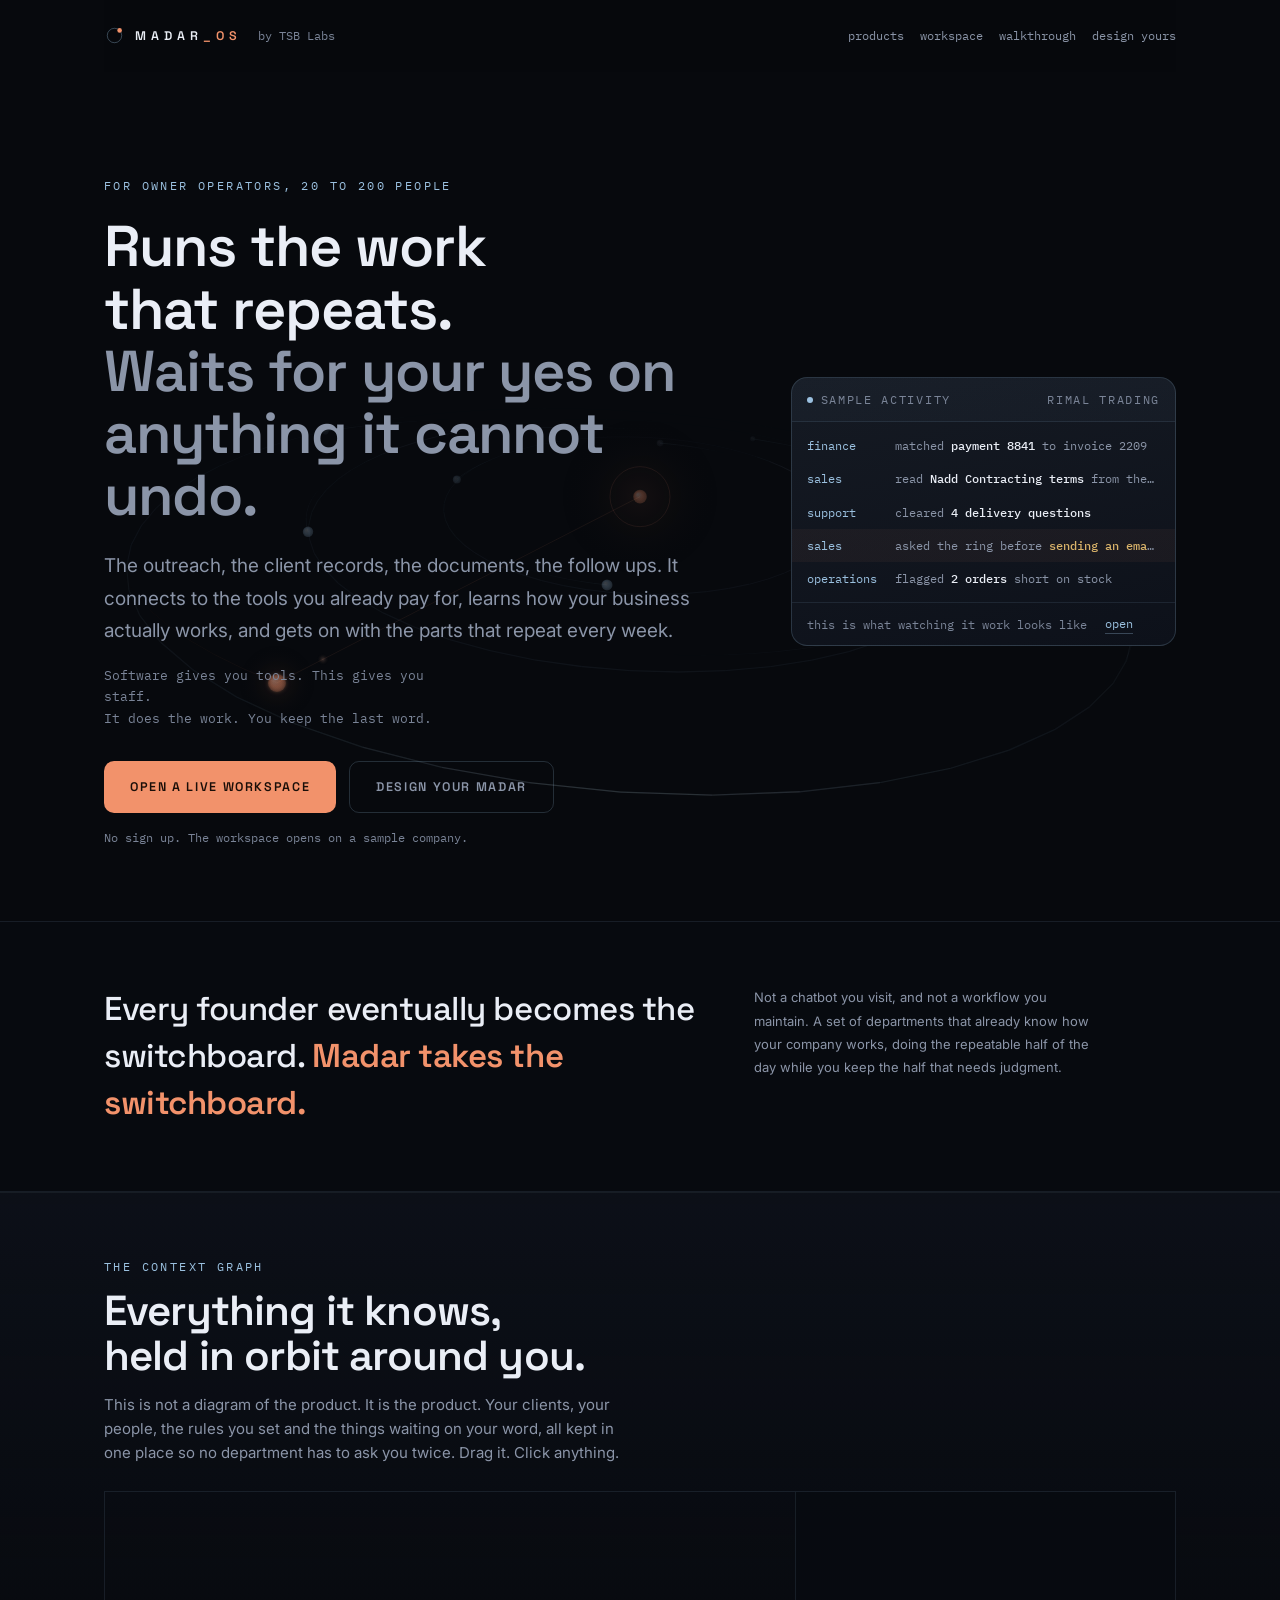
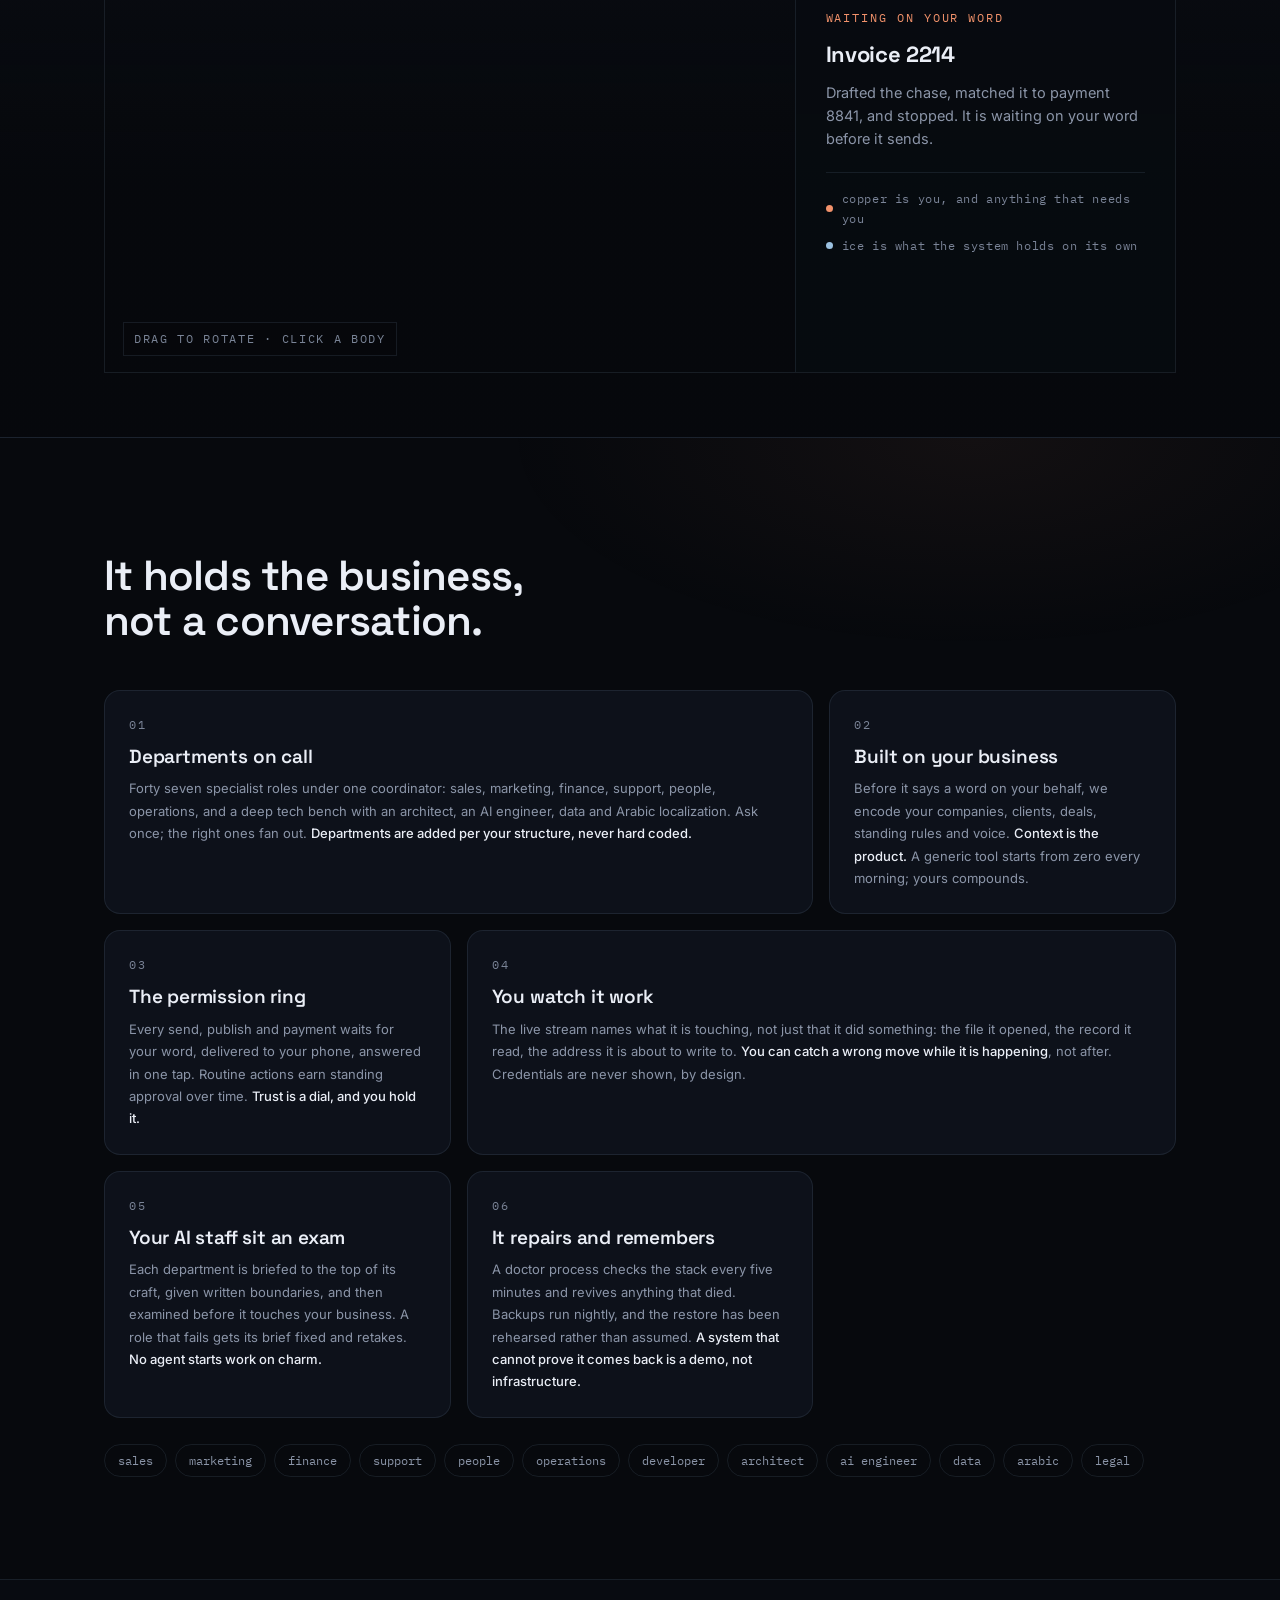
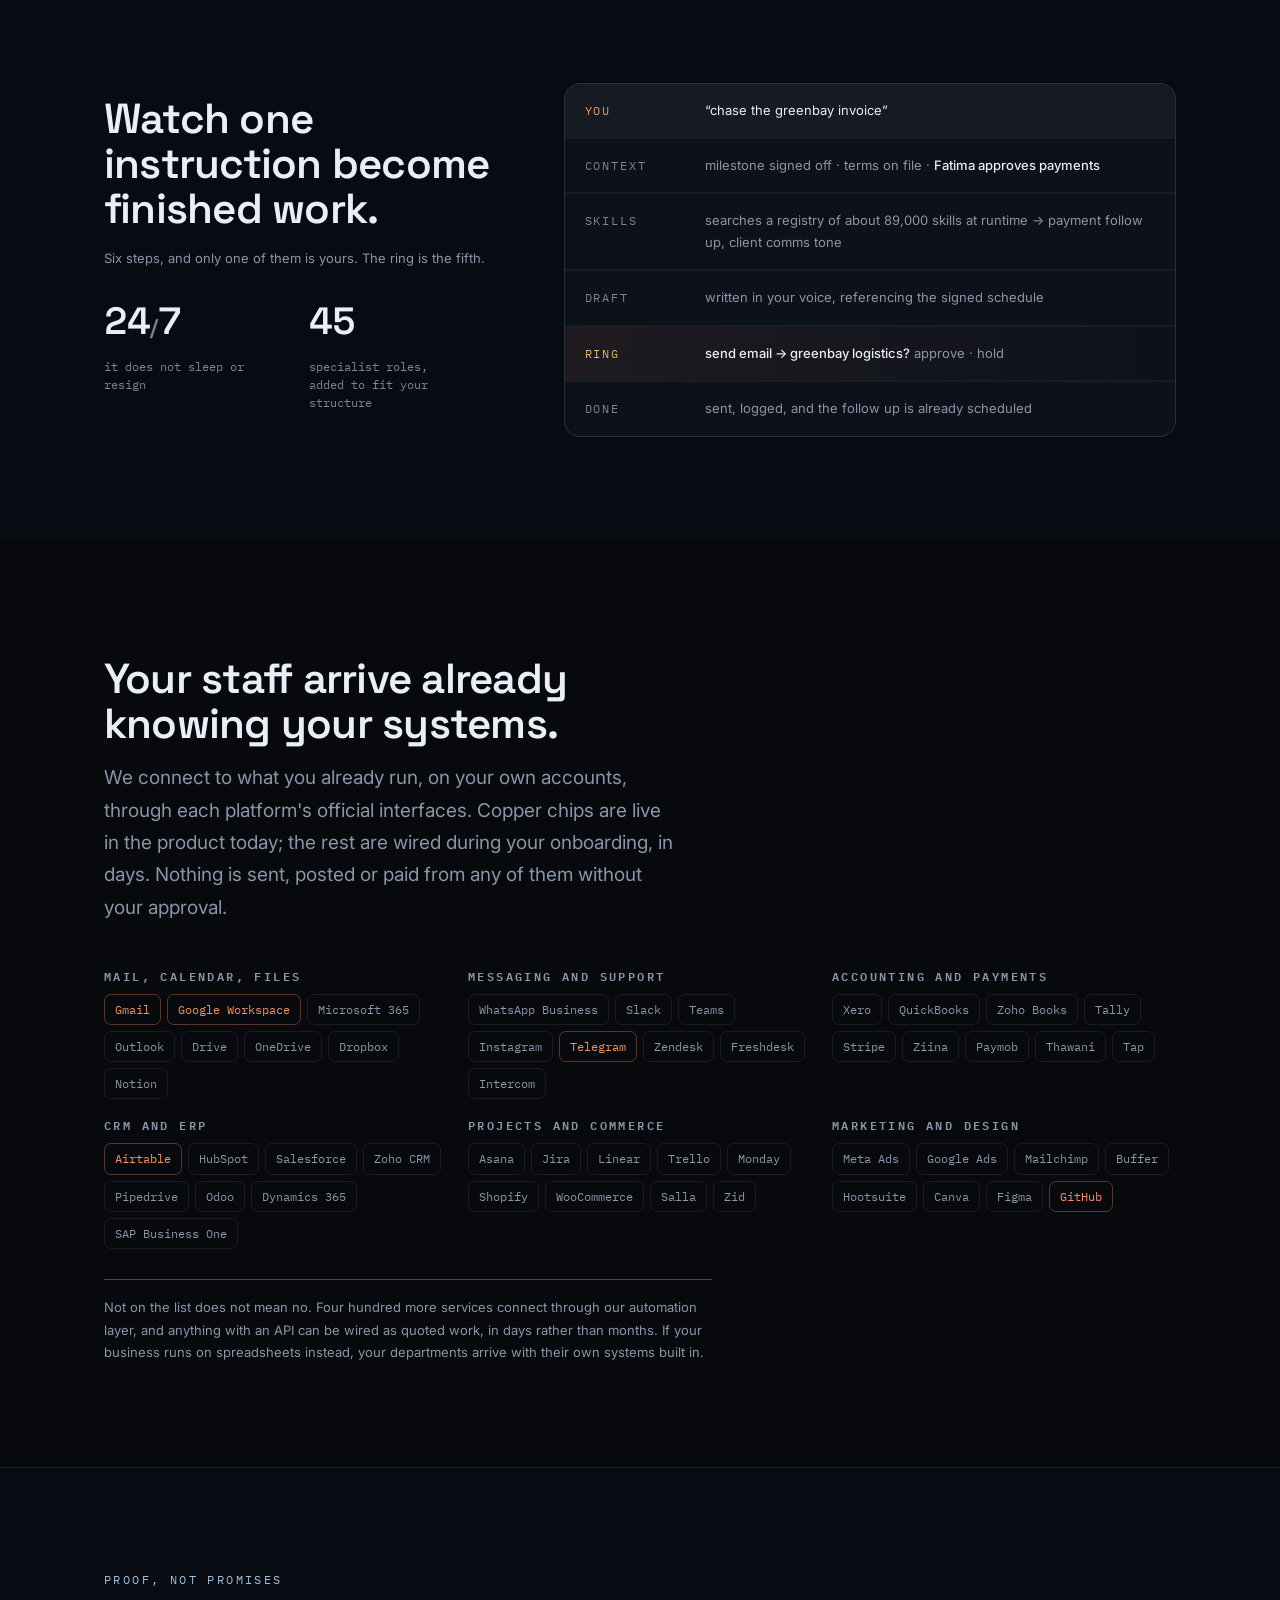
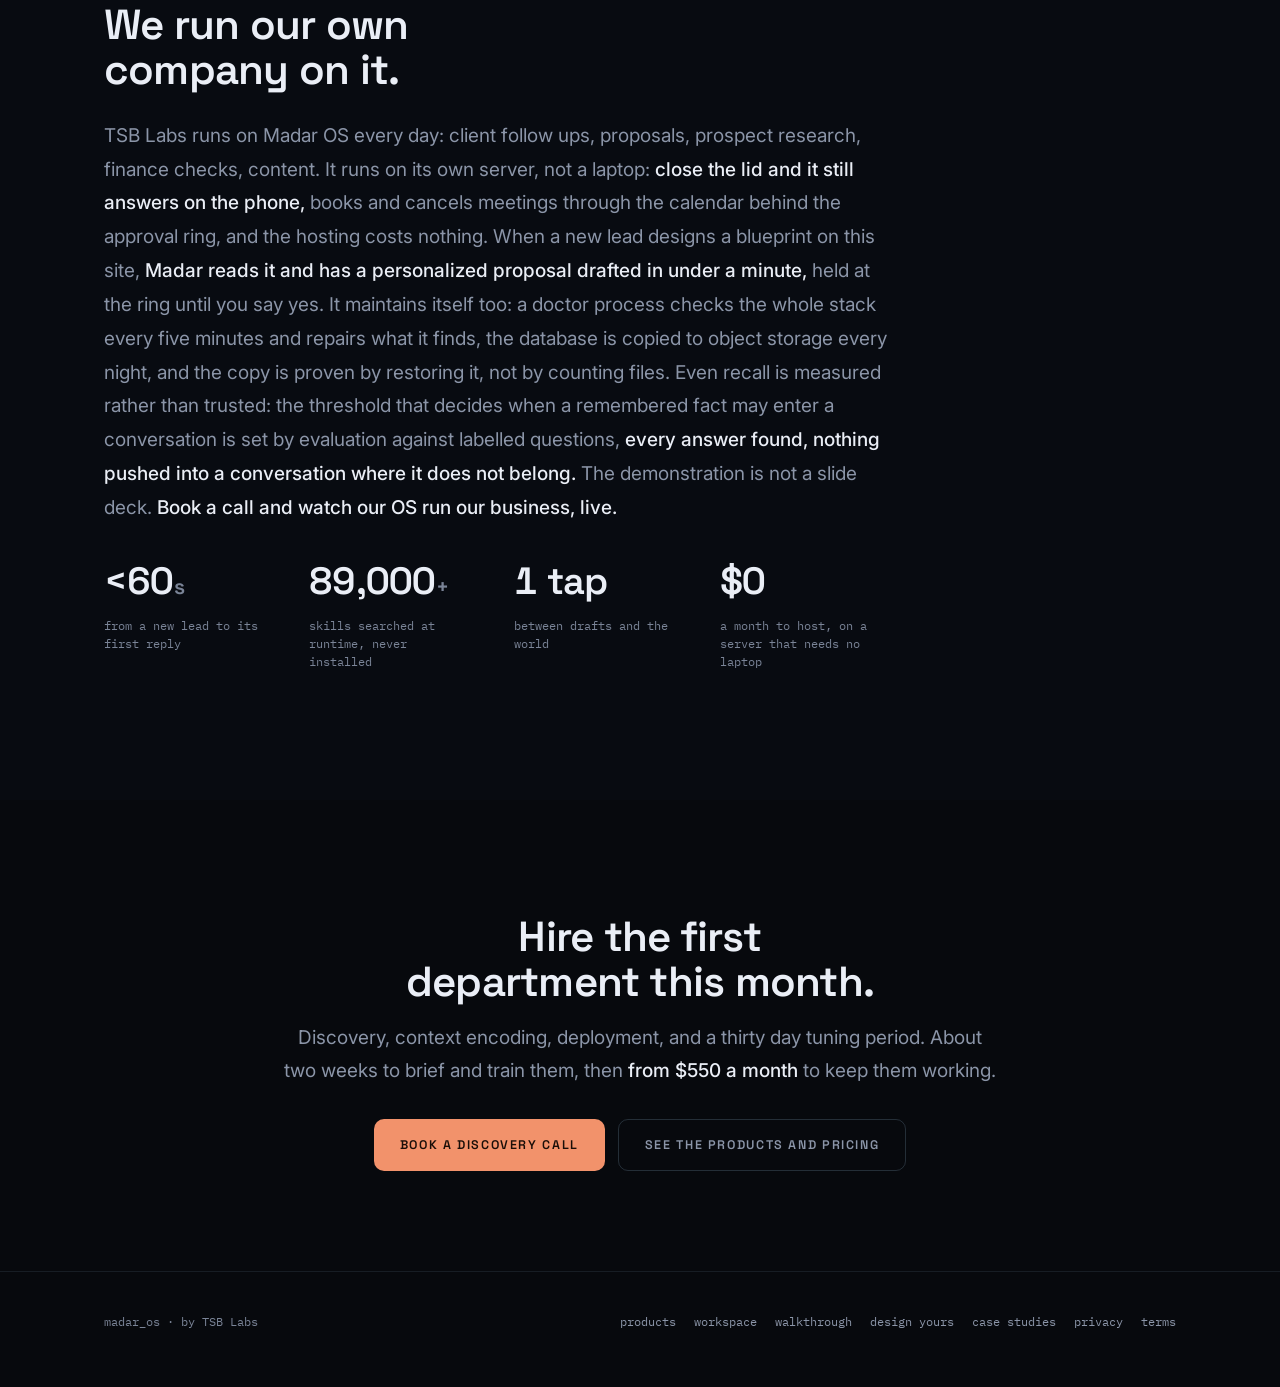
<file: index.html>
<!doctype html>
<html lang="en">
<head>
<meta charset="utf-8">
<meta name="viewport" content="width=device-width, initial-scale=1">
<title>Madar OS · by TSB Labs</title>
<meta name="description" content="Madar OS runs the repeatable work in a small business, the outreach, the client records, the documents and the follow ups. Anything it cannot undo waits for your approval. By TSB Labs.">
<link rel="icon" type="image/svg+xml" href="/assets/favicon.svg">
<link rel="apple-touch-icon" href="/assets/apple-touch-icon.png">
<meta property="og:title" content="Madar OS · Runs the repeatable work. Stops before anything you cannot undo.">
<meta property="og:description" content="AI staff for your company. Forty seven specialist roles, one permission ring, replies to new leads in under a minute. By TSB Labs.">
<meta property="og:image" content="https://tsb-os-demo.vercel.app/assets/og.png">
<meta property="og:url" content="https://tsb-os-demo.vercel.app">
<meta property="og:type" content="website">
<meta name="twitter:card" content="summary_large_image">
<link rel="preconnect" href="https://fonts.googleapis.com">
<link rel="preconnect" href="https://fonts.gstatic.com" crossorigin>
<link href="https://fonts.googleapis.com/css2?family=Space+Grotesk:wght@400;500;600;700&family=Inter:wght@400;500;600&family=IBM+Plex+Mono:wght@400;500&display=swap" rel="stylesheet">
<link rel="stylesheet" href="/assets/madar.css">
<style>
  /* page-specific only; everything shared lives in madar.css */
  /* The orbit is one fixed layer for the whole page: it sits behind the hero
     and walks down into the context-graph box as you scroll. It cannot take
     pointer events or it would swallow every click on the site, so .orbit-hit
     does the listening. Both canvases sit under .page. */
  #orbit{position:fixed;inset:0;z-index:0;pointer-events:none}
  .page{position:relative;z-index:1}

  /* var(--gut), never 0: this element is also .wrap, so a padding shorthand
     with a zero horizontal slot silently wipes the gutter and the headline
     runs into the left edge of the phone. */
  .hero{padding:clamp(52px,9vw,104px) var(--gut) clamp(44px,6vw,74px)}
  .hero-grid{display:grid;grid-template-columns:1.24fr .76fr;gap:clamp(28px,5vw,58px);align-items:center}
  .hero h1{margin-top:20px;font-size:clamp(34px,4.5vw,60px)}
  .hero .lede{margin-top:24px;max-width:52ch}
  .hero .say{margin-top:18px;font-family:var(--mono);font-size:12.5px;color:var(--faint);line-height:1.7;max-width:46ch}

  /* the hero panel: a slice of a running system, not a stock illustration */
  /* The border is the elevation. A border plus a 90px black shadow declared
     it twice, and made this the highest thing in the room, higher than the
     headline it sits beside. */
  .live{background:linear-gradient(168deg,var(--panel-2),var(--panel));border:1px solid var(--line-2);border-radius:var(--r);overflow:hidden}
  .live .lh{display:flex;align-items:center;gap:8px;padding:12px 15px;border-bottom:1px solid var(--line);background-image:linear-gradient(rgba(155,193,224,.03),rgba(155,193,224,.03))}
  .live .lh .t{font-family:var(--mono);font-size:12px;letter-spacing:.14em;text-transform:uppercase;color:var(--faint)}
  .live .lh .gap{flex:1}
  .live .rows{padding:7px 0}
  .lr{display:grid;grid-template-columns:78px 1fr;gap:10px;padding:7px 15px;font-family:var(--mono);font-size:12px;align-items:baseline}
  .lr .a{color:var(--ice);font-size:12px}
  .lr .b{color:var(--dim);overflow:hidden;text-overflow:ellipsis;white-space:nowrap}
  .lr .b b{color:var(--text);font-weight:500}
  .lr.ask{background-image:linear-gradient(rgba(242,146,107,.05),rgba(242,146,107,.05))}
  .lr.ask .b b{color:var(--warn)}
  .live .lf{padding:11px 15px;border-top:1px solid var(--line);display:flex;flex-wrap:wrap;align-items:center;gap:9px;font-family:var(--mono);font-size:12px;color:var(--faint)}
  .live .lf a{color:var(--ice);text-decoration:none;border-bottom:1px solid rgba(155,193,224,.3)}

  /* the turn: one wide sentence, deliberately breaking the card rhythm */
  /* Translucent, not var(--deep), so the orbit behind stays faintly visible as
     it passes. --deep and --void are two points apart, so this reads the same. */
  .turn{border-top:1px solid var(--line);border-bottom:1px solid var(--line);
    background:rgba(8,11,17,.76)}
  .turn .big{font-family:var(--display);font-size:clamp(21px,2.7vw,33px);font-weight:500;line-height:1.42;letter-spacing:-.014em;max-width:30ch}
  .turn .big b{color:var(--copper);font-weight:600}
  .turn .side{color:var(--dim);font-size:var(--t-small);line-height:1.8;max-width:42ch}

  /* capability grid, deliberately uneven */
  .caps{display:grid;grid-template-columns:repeat(3,1fr);gap:16px}
  .cap{background:var(--panel);border:1px solid var(--line);border-radius:var(--r);padding:24px;position:relative;overflow:hidden;transition:border-color .26s,transform .26s var(--ease)}
  .cap:hover{border-color:var(--line-2);transform:translateY(-3px)}
  .cap .n{font-family:var(--mono);font-size:12px;color:var(--faint);letter-spacing:.16em}
  .cap h3{margin:13px 0 10px}
  .cap p{color:var(--dim);font-size:var(--t-small);line-height:1.72}
  .cap p b{color:var(--text);font-weight:500}
  .cap.wide{grid-column:span 2}
  .caps .cap.rise:nth-child(2){transition-delay:55ms}
  .caps .cap.rise:nth-child(3){transition-delay:110ms}
  @media(max-width:960px){.hero-grid{grid-template-columns:1fr;gap:36px}.hero .lede{max-width:none}}
  @media(max-width:900px){.caps{grid-template-columns:repeat(2,1fr)}.cap.wide{grid-column:span 2}
  .caps .cap.rise:nth-child(2){transition-delay:55ms}
  .caps .cap.rise:nth-child(3){transition-delay:110ms}}
  @media(max-width:620px){.caps{grid-template-columns:1fr}.cap.wide{grid-column:auto}}

  .glyphs{display:flex;flex-wrap:wrap;gap:8px;margin-top:26px}
  .glyph{font-family:var(--mono);font-size:12px;color:var(--dim);border:1px solid var(--line);border-radius:var(--r-pill);padding:6px 13px;transition:border-color .2s,color .2s}
  .glyph:hover{border-color:var(--line-3);color:var(--text)}

  /* the command flow */
  .flow{display:grid;gap:2px;border:1px solid var(--line);border-radius:var(--r);overflow:hidden;background:var(--line)}
  .frow{display:grid;grid-template-columns:104px 1fr;gap:16px;padding:16px 20px;background:var(--panel);align-items:baseline}
  .frow .k{font-family:var(--mono);font-size:12px;letter-spacing:.16em;text-transform:uppercase;color:var(--faint)}
  .frow .v{font-size:var(--t-small);color:var(--dim);line-height:1.65}
  .frow .v b{color:var(--text);font-weight:500}
  .frow.hot{background:var(--panel-2)}
  .frow.hot .k{color:var(--copper)}
  .frow.hot .v{color:var(--text)}
  .frow.ring{background-image:linear-gradient(90deg,rgba(242,146,107,.08),transparent)}
  .frow.ring .k{color:var(--warn)}
  @media(max-width:620px){.frow{grid-template-columns:1fr;gap:5px}}

  /* integrations */
  .integ{display:grid;grid-template-columns:repeat(auto-fit,minmax(255px,1fr));gap:20px;margin-top:34px}
  .integ h4{font-family:var(--mono);font-size:12px;letter-spacing:.2em;text-transform:uppercase;color:var(--dim);margin-bottom:11px}
  .chips{display:flex;flex-wrap:wrap;gap:6px}
  .chip{font-family:var(--mono);font-size:12px;color:var(--dim);border:1px solid var(--line);border-radius:7px;padding:5px 10px}
  .chip.on{color:var(--copper);border-color:rgba(242,146,107,.34)}

  .proof{font-size:var(--t-lede);line-height:1.78;color:var(--dim);max-width:66ch}
  .proof b{color:var(--text);font-weight:500}

  .close{text-align:center;padding:clamp(56px,8vw,100px) var(--gut)}
  .close h2{max-width:18ch;margin:14px auto 0}
  .close .lede{margin:18px auto 0;text-align:center}
  .close .btns{justify-content:center}

  /* Phone readability. This lives in the page rather than in madar.css because
     the page style block loads after the stylesheet and was overriding it: the
     first attempt at this fix changed nothing at all. Cascade order, not
     specificity. */
  @media (max-width:640px){
    .nav .by{font-size:12px}
    .label,.kick{font-size:12px!important;letter-spacing:.16em}
    .under{font-size:12px}
    .live .lh .t,.live .lf{font-size:12px}
    .lr{font-size:12.5px;grid-template-columns:78px 1fr;gap:9px}
    .lr .a{font-size:12px}
    .glyph,.chip{font-size:12px}
    .integ h4{font-size:12px}
    .frow .k{font-size:12px}
    .frow .v{font-size:14.5px}
    .stat .k{font-size:12px}
    .proof{font-size:15.5px}
    .plan .for{font-size:12px}
    .plan .price small{font-size:12px;letter-spacing:.06em}
    .plan li,.pl p{font-size:14px}
    td,th{font-size:12.5px}
    footer,.foot,.note{font-size:12.5px}
  }

  /* ── the orbit ─────────────────────────────────────────────────────────
     Full bleed, placed straight after the switchboard idea, because that is
     the moment the reader has understood the claim and wants to see it. */
  .orbit-band{border-top:1px solid var(--line);border-bottom:1px solid var(--line);
    background:linear-gradient(180deg,rgba(13,17,26,.86),rgba(6,8,12,.34) 70%)}
  .orbit-head{padding:64px 0 26px;max-width:60ch}
  .orbit-head h2{font-family:var(--display);font-size:var(--t-h2);
    font-weight:600;letter-spacing:-.02em;line-height:1.08;margin-top:12px}
  .orbit-head p{color:var(--dim);margin-top:14px}
  /* Transparent so the fixed orbit layer shows through the landing box. */
  .orbit-grid{display:grid;grid-template-columns:1.45fr .8fr;gap:0;
    border:1px solid var(--line);margin-bottom:64px;background:transparent}
  @media(max-width:900px){.orbit-grid{grid-template-columns:1fr}}
  .orbit-hold{position:relative;min-height:480px}
  @media(max-width:900px){.orbit-hold{min-height:380px}}
  /* The only thing that listens for the drag. pan-y, never none: with none a
     phone user swiping up over this block rotated the graph instead of
     scrolling the page and could not get past it. */
  .orbit-hit{position:absolute;inset:0;cursor:grab;touch-action:pan-y}
  .orbit-hit.drag{cursor:grabbing}
  .ob-hint{position:absolute;left:18px;bottom:16px;font-family:var(--mono);
    font-size:12px;letter-spacing:.14em;text-transform:uppercase;color:var(--faint);
    border:1px solid var(--line);background:rgba(6,8,12,.72);
    padding:6px 10px;transition:opacity .6s;pointer-events:none}
  .ob-hint.gone{opacity:0}
  /* Own background: the orbit layer runs behind this column too, and body copy
     does not sit on top of moving dots. */
  .ob-panel{border-left:1px solid var(--line);padding:30px;display:flex;
    flex-direction:column;justify-content:center;gap:14px;min-height:480px;
    background:rgba(8,11,17,.82)}
  @media(max-width:900px){.ob-panel{border-left:none;border-top:1px solid var(--line);min-height:0}}
  .ob-kind{font-family:var(--mono);font-size:12px;letter-spacing:.16em;
    text-transform:uppercase;color:var(--ice)}
  .ob-title{font-family:var(--display);font-size:22px;font-weight:700;
    letter-spacing:-.015em;line-height:1.15}
  .ob-body{color:var(--dim);font-size:14.5px;line-height:1.6}
  .ob-legend{margin-top:8px;padding-top:16px;border-top:1px solid var(--line);
    display:grid;gap:8px;font-family:var(--mono);font-size:12px;color:var(--faint);
    letter-spacing:.05em}
  .ob-legend span{display:flex;align-items:center;gap:9px}
  .ob-legend i{width:7px;height:7px;border-radius:50%;flex:none}
</style>
</head>
<body>
<canvas id="orbit" aria-hidden="true"></canvas>

<div class="page">
<div class="wrap">
  <nav class="nav" id="nav">
    <a class="mark" href="/">
      <svg width="21" height="21" viewBox="0 0 64 64" aria-hidden="true">
        <circle class="bootring" cx="32" cy="32" r="22" fill="none" stroke="#9BC1E0" stroke-opacity=".34" stroke-width="3"/>
        <g class="bootorbit"><circle cx="47.6" cy="16.4" r="7" fill="#F2926B"/></g>
      </svg>
      <span class="wordmark">madar<em>_os</em></span>
    </a>
    <span class="by">by TSB Labs</span>
    <span class="gap"></span>
    <a class="lk" href="products.html">products</a>
    <a class="lk" href="workspace.html">workspace</a>
    <a class="lk opt" href="os.html">walkthrough</a>
    <a class="lk" href="start.html">design yours</a>
  </nav>
</div>

<!-- ============================================================== hero -->
<header class="wrap hero" id="heroTop">
  <div class="hero-grid">
    <div>
      <div class="label">For owner operators, 20 to 200 people</div>
      <h1>Runs the work that repeats.<br><span class="soft">Waits for your yes on anything it cannot undo.</span></h1>
      <p class="lede">The outreach, the client records, the documents, the follow ups. It connects to the tools you already pay for, learns how your business actually works, and gets on with the parts that repeat every week.</p>
      <p class="say">Software gives you tools. This gives you staff.<br>It does the work. You keep the last word.</p>
      <div class="btns">
        <a class="btn primary" href="workspace.html">Open a live workspace</a>
        <a class="btn ghost" href="start.html">Design your Madar</a>
      </div>
      <div class="under">No sign up. The workspace opens on a sample company.</div>
    </div>

    <div class="live rise">
      <div class="lh">
        <span class="dot-live"></span><span class="t">sample activity</span>
        <span class="gap"></span><span class="t">rimal trading</span>
      </div>
      <div class="rows" id="rows"></div>
      <div class="lf"><span>this is what watching it work looks like</span><span class="gap"></span><a href="workspace.html">open</a></div>
    </div>
  </div>
</header>

<!-- ============================================================== turn -->
<section class="band band-tight turn">
  <div class="wrap cols cols-lead">
    <p class="big">Every founder eventually becomes the switchboard. <b>Madar takes the switchboard.</b></p>
    <p class="side">Not a chatbot you visit, and not a workflow you maintain. A set of departments that already know how your company works, doing the repeatable half of the day while you keep the half that needs judgment.</p>
  </div>
</section>

<!-- ============================================================== orbit -->
<section class="orbit-band">
  <div class="wrap">
    <div class="orbit-head">
      <div class="label">The context graph</div>
      <h2>Everything it knows, held in orbit around you.</h2>
      <p>This is not a diagram of the product. It is the product. Your clients, your
        people, the rules you set and the things waiting on your word, all kept in one
        place so no department has to ask you twice. Drag it. Click anything.</p>
    </div>
    <div class="orbit-grid">
      <div class="orbit-hold">
        <div class="orbit-hit" id="orbitHit" role="img"
             aria-label="Your business in orbit. Drag to rotate, click a body to read it."></div>
        <div class="ob-hint" id="obHint">Drag to rotate · click a body</div>
      </div>
      <div class="ob-panel">
        <div class="ob-kind" id="obKind">waiting on your word</div>
        <div class="ob-title" id="obTitle">Invoice 2214</div>
        <p class="ob-body" id="obBody"></p>
        <div class="ob-legend">
          <span><i style="background:var(--copper)"></i>copper is you, and anything that needs you</span>
          <span><i style="background:var(--ice)"></i>ice is what the system holds on its own</span>
        </div>
      </div>
    </div>
  </div>
</section>


<!-- ======================================================= what it is -->
<section class="band band-glow">
  <div class="wrap">
    <div class="head">
      <h2>It holds the business, not a conversation.</h2>
    </div>

    <div class="caps">
      <article class="cap wide rise">
        <div class="n">01</div><h3>Departments on call</h3>
        <p>Forty seven specialist roles under one coordinator: sales, marketing, finance, support, people, operations, and a deep tech bench with an architect, an AI engineer, data and Arabic localization. Ask once; the right ones fan out. <b>Departments are added per your structure, never hard coded.</b></p>
      </article>
      <article class="cap rise">
        <div class="n">02</div><h3>Built on your business</h3>
        <p>Before it says a word on your behalf, we encode your companies, clients, deals, standing rules and voice. <b>Context is the product.</b> A generic tool starts from zero every morning; yours compounds.</p>
      </article>
      <article class="cap rise">
        <div class="n">03</div><h3>The permission ring</h3>
        <p>Every send, publish and payment waits for your word, delivered to your phone, answered in one tap. Routine actions earn standing approval over time. <b>Trust is a dial, and you hold it.</b></p>
      </article>
      <article class="cap wide">
        <div class="n">04</div><h3>You watch it work</h3>
        <p>The live stream names what it is touching, not just that it did something: the file it opened, the record it read, the address it is about to write to. <b>You can catch a wrong move while it is happening</b>, not after. Credentials are never shown, by design.</p>
      </article>
      <article class="cap">
        <div class="n">05</div><h3>Your AI staff sit an exam</h3>
        <p>Each department is briefed to the top of its craft, given written boundaries, and then examined before it touches your business. A role that fails gets its brief fixed and retakes. <b>No agent starts work on charm.</b></p>
      </article>
      <article class="cap">
        <div class="n">06</div><h3>It repairs and remembers</h3>
        <p>A doctor process checks the stack every five minutes and revives anything that died. Backups run nightly, and the restore has been rehearsed rather than assumed. <b>A system that cannot prove it comes back is a demo, not infrastructure.</b></p>
      </article>
    </div>

    <div class="glyphs">
      <span class="glyph">sales</span><span class="glyph">marketing</span><span class="glyph">finance</span><span class="glyph">support</span><span class="glyph">people</span><span class="glyph">operations</span><span class="glyph">developer</span><span class="glyph">architect</span><span class="glyph">ai engineer</span><span class="glyph">data</span><span class="glyph">arabic</span><span class="glyph">legal</span>
    </div>
  </div>
</section>

<!-- ====================================================== how it runs -->
<section class="band band-line band-deep">
  <div class="wrap">
    <div class="cols cols-trail" style="gap:clamp(26px,4vw,52px);align-items:start">
      <div>
        <h2 style="margin-top:13px">Watch one instruction become finished work.</h2>
        <p class="small" style="margin-top:16px">Six steps, and only one of them is yours. The ring is the fifth.</p>
        <div class="stats" style="padding-top:22px">
          <div class="stat"><div class="v num">24<em>/</em>7</div><div class="k">it does not sleep or resign</div></div>
          <div class="stat"><div class="v num">45</div><div class="k">specialist roles, added to fit your structure</div></div>
        </div>
      </div>
      <div class="flow">
        <div class="frow hot"><span class="k">you</span><span class="v">&ldquo;chase the greenbay invoice&rdquo;</span></div>
        <div class="frow"><span class="k">context</span><span class="v">milestone signed off · terms on file · <b>Fatima approves payments</b></span></div>
        <div class="frow"><span class="k">skills</span><span class="v">searches a registry of about 89,000 skills at runtime → payment follow up, client comms tone</span></div>
        <div class="frow"><span class="k">draft</span><span class="v">written in your voice, referencing the signed schedule</span></div>
        <div class="frow ring"><span class="k">ring</span><span class="v"><b>send email → greenbay logistics?</b> approve · hold</span></div>
        <div class="frow"><span class="k">done</span><span class="v">sent, logged, and the follow up is already scheduled</span></div>
      </div>
    </div>
  </div>
</section>

<!-- ===================================================== integrations -->
<section class="band">
  <div class="wrap">
    <div class="head">
      <h2>Your staff arrive already knowing your systems.</h2>
      <p class="lede">We connect to what you already run, on your own accounts, through each platform's official interfaces. Copper chips are live in the product today; the rest are wired during your onboarding, in days. Nothing is sent, posted or paid from any of them without your approval.</p>
    </div>
    <div class="integ">
      <div><h4>Mail, calendar, files</h4><div class="chips">
        <span class="chip on">Gmail</span><span class="chip on">Google Workspace</span><span class="chip">Microsoft 365</span><span class="chip">Outlook</span><span class="chip">Drive</span><span class="chip">OneDrive</span><span class="chip">Dropbox</span><span class="chip">Notion</span></div></div>
      <div><h4>Messaging and support</h4><div class="chips">
        <span class="chip">WhatsApp Business</span><span class="chip">Slack</span><span class="chip">Teams</span><span class="chip">Instagram</span><span class="chip on">Telegram</span><span class="chip">Zendesk</span><span class="chip">Freshdesk</span><span class="chip">Intercom</span></div></div>
      <div><h4>Accounting and payments</h4><div class="chips">
        <span class="chip">Xero</span><span class="chip">QuickBooks</span><span class="chip">Zoho Books</span><span class="chip">Tally</span><span class="chip">Stripe</span><span class="chip">Ziina</span><span class="chip">Paymob</span><span class="chip">Thawani</span><span class="chip">Tap</span></div></div>
      <div><h4>CRM and ERP</h4><div class="chips">
        <span class="chip on">Airtable</span><span class="chip">HubSpot</span><span class="chip">Salesforce</span><span class="chip">Zoho CRM</span><span class="chip">Pipedrive</span><span class="chip">Odoo</span><span class="chip">Dynamics 365</span><span class="chip">SAP Business One</span></div></div>
      <div><h4>Projects and commerce</h4><div class="chips">
        <span class="chip">Asana</span><span class="chip">Jira</span><span class="chip">Linear</span><span class="chip">Trello</span><span class="chip">Monday</span><span class="chip">Shopify</span><span class="chip">WooCommerce</span><span class="chip">Salla</span><span class="chip">Zid</span></div></div>
      <div><h4>Marketing and design</h4><div class="chips">
        <span class="chip">Meta Ads</span><span class="chip">Google Ads</span><span class="chip">Mailchimp</span><span class="chip">Buffer</span><span class="chip">Hootsuite</span><span class="chip">Canva</span><span class="chip">Figma</span><span class="chip on">GitHub</span></div></div>
    </div>
    <div class="note" style="margin-top:30px">Not on the list does not mean no. Four hundred more services connect through our automation layer, and anything with an API can be wired as quoted work, in days rather than months. If your business runs on spreadsheets instead, your departments arrive with their own systems built in.</div>
  </div>
</section>

<!-- =========================================================== proof -->
<section class="band band-line band-deep">
  <div class="wrap">
    <div class="head" style="margin-bottom:26px">
      <div class="label">Proof, not promises</div>
      <h2>We run our own company on it.</h2>
    </div>
    <p class="proof">TSB Labs runs on Madar OS every day: client follow ups, proposals, prospect research, finance checks, content. It runs on its own server, not a laptop: <b>close the lid and it still answers on the phone,</b> books and cancels meetings through the calendar behind the approval ring, and the hosting costs nothing. When a new lead designs a blueprint on this site, <b>Madar reads it and has a personalized proposal drafted in under a minute,</b> held at the ring until you say yes. It maintains itself too: a doctor process checks the whole stack every five minutes and repairs what it finds, the database is copied to object storage every night, and the copy is proven by restoring it, not by counting files. Even recall is measured rather than trusted: the threshold that decides when a remembered fact may enter a conversation is set by evaluation against labelled questions, <b>every answer found, nothing pushed into a conversation where it does not belong.</b> The demonstration is not a slide deck. <b>Book a call and watch our OS run our business, live.</b></p>
    <div class="stats">
      <div class="stat"><div class="v num">&lt;60<em>s</em></div><div class="k">from a new lead to its first reply</div></div>
      <div class="stat"><div class="v num">89,000<em>+</em></div><div class="k">skills searched at runtime, never installed</div></div>
      <div class="stat"><div class="v num">1 tap</div><div class="k">between drafts and the world</div></div>
      <div class="stat"><div class="v num">$0</div><div class="k">a month to host, on a server that needs no laptop</div></div>
    </div>
  </div>
</section>

<!-- ============================================================ close -->
<section class="wrap close">
  <h2>Hire the first department this month.</h2>
  <p class="lede">Discovery, context encoding, deployment, and a thirty day tuning period. About two weeks to brief and train them, then <b>from $550 a month</b> to keep them working.</p>
  <div class="btns">
    <a class="btn primary" href="https://calendly.com/ahmedyahyak/20mins" target="_blank" rel="noopener">Book a discovery call</a>
    <a class="btn ghost" href="products.html">See the products and pricing</a>
  </div>
</section>

<footer>
  <div class="wrap row">
    <span>madar_os · by TSB Labs</span>
    <span class="gap"></span>
    <a href="products.html">products</a>
    <a href="workspace.html">workspace</a>
    <a href="os.html">walkthrough</a>
    <a href="start.html">design yours</a>
    <a href="https://tsb-labs-portfolio.vercel.app/case-studies.html">case studies</a><a href="privacy.html">privacy</a><a href="terms.html">terms</a>
  </div>
</footer>
</div>

<script>
(function(){
  'use strict';
  var RM = window.matchMedia && window.matchMedia('(prefers-reduced-motion: reduce)').matches;

  /* sticky nav border once you leave the top */
  var nav = document.getElementById('nav');
  addEventListener('scroll', function(){ nav.classList.toggle('stuck', scrollY > 12); }, {passive:true});

  /* reveal on scroll */
  if('IntersectionObserver' in window && !RM){
    var io = new IntersectionObserver(function(es){
      es.forEach(function(e){ if(e.isIntersecting){ e.target.classList.add('seen'); io.unobserve(e.target); } });
    }, {rootMargin:'0px 0px -8% 0px', threshold:.08});
    Array.prototype.forEach.call(document.querySelectorAll('.rise'), function(el, i){
      io.observe(el);
    });
  } else {
    Array.prototype.forEach.call(document.querySelectorAll('.rise'), function(el){ el.classList.add('seen'); });
  }

  /* hero: a slice of the activity stream, same grammar as the workspace */
  var rows = document.getElementById('rows');
  var seed = [
    ['finance','matched <b>payment 8841</b> to invoice 2209',0],
    ['sales','read <b>Nadd Contracting terms</b> from the graph',0],
    ['support','cleared <b>4 delivery questions</b>',0],
    ['sales','asked the ring before <b>sending an email</b>',1],
    ['operations','flagged <b>2 orders</b> short on stock',0]
  ];
  var pool = [
    ['finance','drafted the chase for <b>invoice 2214</b>',0],
    ['research','read up on <b>Sahara Interiors</b>',0],
    ['assistant','wrote <b>call notes</b> to the graph',0],
    ['sales','moved <b>Marine Supply Co</b> to proposal',0],
    ['finance','asked the ring before <b>a payment</b>',1],
    ['support','answered <b>a delivery question</b>',0],
    ['operations','checked cover for <b>bearing 220mm</b>',0]
  ];
  function stamp(){var d=new Date();return ('0'+d.getHours()).slice(-2)+':'+('0'+d.getMinutes()).slice(-2);}
  function add(r, prepend){
    var el = document.createElement('div');
    el.className = 'lr' + (r[2] ? ' ask' : '');
    el.innerHTML = '<span class="a">'+r[0]+'</span><span class="b">'+r[1]+'</span>';
    if(prepend && rows.firstChild) rows.insertBefore(el, rows.firstChild); else rows.appendChild(el);
    while(rows.children.length > 5) rows.removeChild(rows.lastChild);
  }
  seed.forEach(function(r){ add(r,false); });
  /* One advance, once, to show what the surface does. It used to inject a
     random row every 3.4s forever under a "live" header, which is invented
     telemetry and a tax on every reader after the first four seconds. */
  if(!RM) setTimeout(function(){ add(pool[0], true); }, 3400);

  /* orbital dust, cheap and quiet */
  var c = document.getElementById('sky'), x = c.getContext('2d'), w, h, stars = [];
  function size(){ w=c.width=innerWidth; h=c.height=innerHeight;
    stars = Array.from({length: Math.min(58, Math.round(innerWidth/26))}, function(){
      return {x:Math.random()*w, y:Math.random()*h, r:Math.random()*1.1+.25, a:Math.random()*.4+.08, d:Math.random()*.16+.03};
    });
  }
  size(); addEventListener('resize', size);
  if(!RM) (function loop(){
    x.clearRect(0,0,w,h);
    stars.forEach(function(s){
      s.y -= s.d; if(s.y < -3){ s.y = h+3; s.x = Math.random()*w; }
      x.beginPath(); x.arc(s.x,s.y,s.r,0,6.284);
      x.fillStyle = 'rgba(155,193,224,'+s.a+')'; x.fill();
    });
    requestAnimationFrame(loop);
  })();
})();
</script>
<!-- Lenis, 5KB gzipped, vendored not from a CDN. The orbit is driven by scroll
     position, so how the scroll itself moves is part of how the scene reads: a
     wheel notch jumps the scene, an eased scroll carries it. Touch is left
     native on purpose. Taking over touch scrolling is what breaks momentum on
     iOS, and the page must always scroll before it must scroll prettily.
     Three.js was measured against this and rejected: 183KB gzipped to draw
     twelve points and three rings, a 46x payload for a scene that would look
     the same. -->
<script defer src="/assets/vendor/lenis.min.js"></script>
<script defer src="/assets/orbit.js"></script>
<script>
  window.addEventListener('load', function () {
    if (!window.Lenis) return;
    if (window.matchMedia('(prefers-reduced-motion: reduce)').matches) return;
    /* madar.css sets scroll-behavior:smooth. Leaving it on while Lenis is
       also easing the same scroll gives an anchor jump two eases fighting
       each other, which lands short and then crawls. */
    document.documentElement.style.scrollBehavior = 'auto';
    new window.Lenis({ autoRaf: true, duration: 0.9, syncTouch: false });
  });
</script>
<script defer src="/assets/cursor.js"></script>
</body>
</html>
</file>
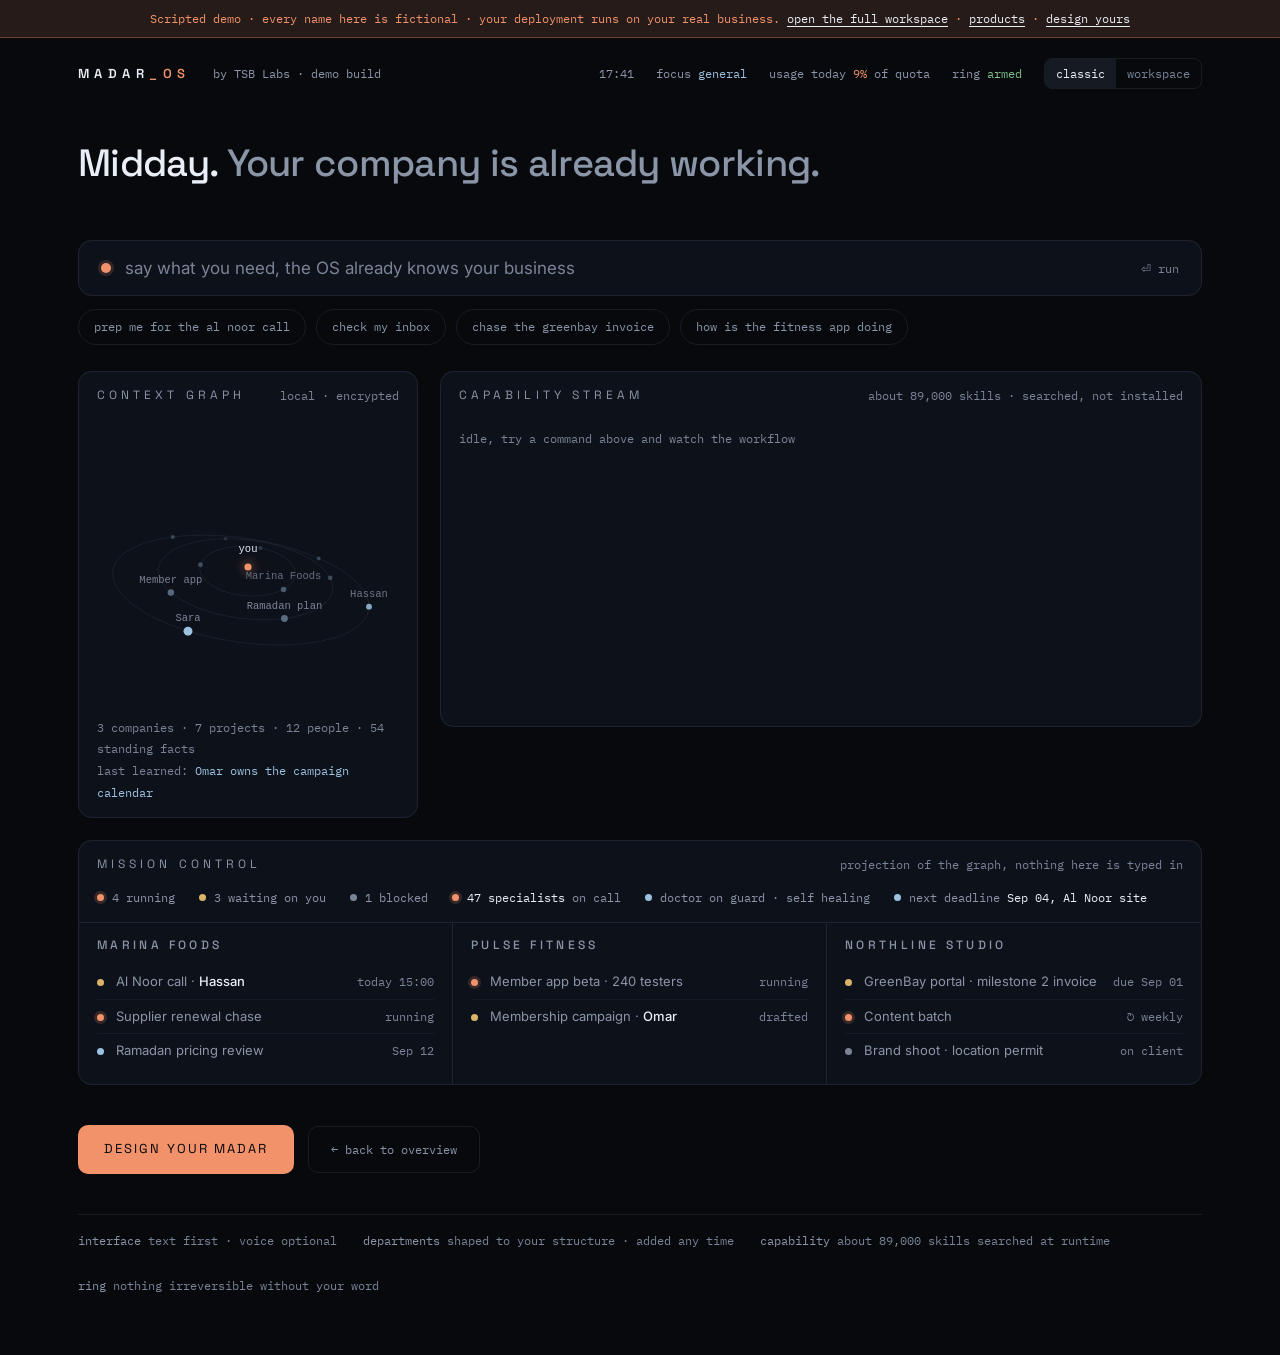
<file: os.html>
<!doctype html>
<html lang="en">
<head>
<meta charset="utf-8">
<meta name="viewport" content="width=device-width, initial-scale=1">
<title>Madar OS · Interactive Demo</title>
<meta name="description" content="Madar OS interactive demo: watch one instruction become finished work, with the context it pulled, the skills it searched and the approval it waited for. Scripted, every name fictional.">
<link rel="icon" type="image/svg+xml" href="/assets/favicon.svg">
<link rel="apple-touch-icon" href="/assets/apple-touch-icon.png">
<meta property="og:title" content="Madar OS · Interactive Demo">
<meta property="og:description" content="Watch one instruction become finished work. Scripted demo on a fictional company; your deployment runs on your real one.">
<meta property="og:image" content="https://tsb-os-demo.vercel.app/assets/og.png">
<meta name="twitter:card" content="summary_large_image">
<link rel="preconnect" href="https://fonts.googleapis.com">
<link rel="preconnect" href="https://fonts.gstatic.com" crossorigin>
<link href="https://fonts.googleapis.com/css2?family=Space+Grotesk:wght@400;500;600;700&family=Inter:wght@400;500;600&family=IBM+Plex+Mono:wght@400;500&display=swap" rel="stylesheet">
<link rel="stylesheet" href="/assets/madar.css">
<style>
  /* Tokens come from madar.css alone. The :root fork that lived here made
     this page a second design system; deleted 2026-08-29. */
  * { margin: 0; padding: 0; box-sizing: border-box; }
  html, body { background: var(--void); }
  body { font-family: var(--body); color: var(--text); min-height: 100vh; overflow-x: hidden; }
  .shell { position: relative; z-index: 1; max-width: 1180px; margin: 0 auto; padding: 0 28px 60px; }

  .demoStrip {
    position: relative; z-index: 2;
    background-image: linear-gradient(var(--copper-dim), var(--copper-dim));
    border-bottom: 1px solid rgba(242,146,107,0.35);
    padding: 9px 28px; text-align: center;
    font-family: var(--mono); font-size: 12px; color: var(--copper);
  }
  .demoStrip a { color: var(--text); text-decoration: underline; text-underline-offset: 3px; }

  .strand { display: flex; align-items: baseline; gap: 22px; padding: 20px 0 0; font-family: var(--mono); font-size: 12px; color: var(--dim); flex-wrap: wrap; }
  .wordmark { font-family: var(--display); font-size: 13px; letter-spacing: 0.42em; text-transform: uppercase; color: var(--text); }
  .wordmark em { font-style: normal; color: var(--copper); }
  .strand .gap { flex: 1; }
  .strand b { color: var(--ice); font-weight: 400; }
  .strand .spend b { color: var(--copper); }

  .hero { padding: 6vh 0 26px; }
  .salutation { font-family: var(--display); font-size: clamp(24px, 3.6vw, 38px); font-weight: 500; text-wrap: balance; }
  .salutation .soft { color: var(--dim); }
  .sysvoice { font-family: var(--mono); font-size: 13px; color: var(--dim); margin-top: 10px; min-height: 20px; }
  /* the caret exists only while text is streaming; a cursor blinking next
     to finished text is fake liveness */
  .sysvoice.stream::after { content: "▍"; color: var(--copper); animation: blink 1.1s steps(1) infinite; }
  @keyframes blink { 50% { opacity: 0; } }

  .bar { margin-top: 26px; display: flex; align-items: center; gap: 14px; background: var(--panel); border: 1px solid var(--line); border-radius: 14px; padding: 17px 22px; transition: border-color .4s, box-shadow .4s; }
  .bar:focus-within, .bar.live { border-color: rgba(242,146,107,0.5); box-shadow: 0 14px 44px -16px rgba(242,146,107,.22); }
  .bar .sigil { width: 10px; height: 10px; border-radius: 50%; background: var(--copper); box-shadow: 0 0 0 3px rgba(242,146,107,.16); flex: none; }
  .bar input { flex: 1; background: none; border: none; outline: none; color: var(--text); font-family: var(--body); font-size: 17px; }
  .bar input::placeholder { color: var(--faint); }
  .bar .hint { font-family: var(--mono); font-size: 12px; color: var(--faint); flex: none; }
  .suggest { display: flex; gap: 10px; margin-top: 13px; flex-wrap: wrap; }
  .suggest button { font-family: var(--mono); font-size: 12px; color: var(--dim); background: none; border: 1px solid var(--line); border-radius: 999px; padding: 7px 15px; cursor: pointer; transition: color .25s, border-color .25s; }
  .suggest button:hover { color: var(--copper); border-color: rgba(242,146,107,0.45); }
  .suggest button:focus-visible { color: var(--copper); border-color: rgba(242,146,107,0.45); }

  .surface { display: grid; grid-template-columns: 340px 1fr; gap: 22px; align-items: start; }
  @media (max-width: 900px) { .surface { grid-template-columns: 1fr; } }
  .pane { background: var(--panel); border: 1px solid var(--line); border-radius: 14px; overflow: hidden; }
  .pane header { display: flex; align-items: center; justify-content: space-between; padding: 14px 18px 12px; }
  .eyebrow { font-family: var(--display); font-size: 12px; letter-spacing: 0.34em; text-transform: uppercase; color: var(--dim); }
  .pane header .tag { font-family: var(--mono); font-size: 12px; color: var(--faint); }
  #graph { display: block; width: 100%; height: 300px; }
  .graph-note { padding: 0 18px 14px; font-family: var(--mono); font-size: 12px; color: var(--faint); line-height: 1.8; }
  .graph-note b { color: var(--ice); font-weight: 400; }

  .stream { min-height: 356px; display: flex; flex-direction: column; }
  .stream-body { padding: 4px 18px 18px; display: flex; flex-direction: column; gap: 10px; flex: 1; }
  .idleline { font-family: var(--mono); font-size: 12px; color: var(--faint); padding-top: 8px; }
  .step { display: flex; gap: 12px; align-items: baseline; font-family: var(--mono); font-size: 12.5px; color: var(--dim); opacity: 0; transform: translateY(6px); animation: rise .5s ease forwards; line-height: 1.7; }
  @keyframes rise { to { opacity: 1; transform: none; } }
  .step .k { color: var(--faint); flex: none; width: 74px; text-align: right; }
  .step.ctx .k { color: var(--copper); }
  .step.skill .k { color: var(--ice); }
  .step .v b { color: var(--ice); font-weight: 400; }
  .step .v .hit { color: var(--text); }
  .step .v .score { color: var(--copper); }
  .step .v .rule { color: var(--warn); background: none; height: auto; }

  .card { background: var(--panel-2); border: 1px solid var(--line); border-top: 1px solid color-mix(in srgb, var(--copper) 40%, transparent); border-radius: 10px; padding: 16px 20px; margin-top: 6px; opacity: 0; transform: translateY(8px); animation: rise .6s .1s ease forwards; }
  .card h3 { font-family: var(--display); font-size: 15px; font-weight: 500; letter-spacing: 0.04em; margin-bottom: 8px; }
  .card p, .card li { font-size: 14px; line-height: 1.7; color: var(--dim); }
  .card p b, .card li b { color: var(--text); font-weight: 500; }
  .card ul { list-style: none; margin-top: 4px; }
  .card li { padding-left: 16px; position: relative; }
  .card li::before { content: "·"; position: absolute; left: 2px; color: var(--copper); }

  .approval { display: flex; align-items: center; gap: 14px; background: var(--panel-2); border: 1px solid rgba(217,179,106,0.4); border-radius: 12px; padding: 14px 18px; margin-top: 6px; opacity: 0; animation: rise .5s ease forwards; }
  .approval .who { font-family: var(--mono); font-size: 12px; color: var(--warn); flex: 1; line-height: 1.7; }
  .approval button { font-family: var(--mono); font-size: 12px; cursor: pointer; border-radius: 8px; padding: 8px 16px; border: 1px solid var(--line-3); background: none; color: var(--dim); }
  .approval button.yes { border-color: rgba(127,191,142,0.5); color: var(--ok); }
  .approval button:hover { border-color: var(--text); color: var(--text); }
  .approval .done { font-family: var(--mono); font-size: 12px; color: var(--ok); }

  .pane.mission { margin-top: 22px; }
  .pulse-row { display: flex; gap: 24px; flex-wrap: wrap; padding: 2px 18px 14px; font-family: var(--mono); font-size: 12px; color: var(--dim); }
  .pulse-row b { color: var(--text); font-weight: 400; }
  .dot { display: inline-block; width: 7px; height: 7px; border-radius: 50%; margin-right: 8px; vertical-align: 1px; }
  .dot.run { background: var(--copper); box-shadow: 0 0 0 3px rgba(242,146,107,.18); animation: pulse 2.4s ease-in-out infinite; }
  @keyframes pulse { 50% { transform: scale(0.75); opacity: .75; } }
  .dot.wait { background: var(--warn); }
  .dot.block { background: var(--faint); }
  .dot.sched { background: var(--ice); }
  .board { display: grid; grid-template-columns: repeat(3, 1fr); border-top: 1px solid var(--line); }
  @media (max-width: 900px) { .board { grid-template-columns: 1fr; } }
  .col { padding: 16px 18px; border-right: 1px solid var(--line); }
  .col:last-child { border-right: none; }
  .col h4 { font-family: var(--display); font-size: 12px; font-weight: 500; letter-spacing: 0.28em; text-transform: uppercase; color: var(--dim); margin-bottom: 14px; }
  .item { display: flex; align-items: baseline; gap: 4px; padding: 7px 0; font-size: 13px; color: var(--dim); border-bottom: 1px solid rgba(155,193,224,0.06); }
  .item:last-child { border-bottom: none; }
  .item span { flex: 1; line-height: 1.5; }
  .item span b { color: var(--text); font-weight: 500; }
  .item em { font-style: normal; font-family: var(--mono); font-size: 12px; color: var(--faint); white-space: nowrap; }

  .ctaRow { margin-top: 40px; display: flex; gap: 14px; flex-wrap: wrap; align-items: center; }
  .ctaRow a.primary { font-family: var(--display); font-size: 13px; letter-spacing: 0.16em; text-transform: uppercase; color: var(--void); background: var(--copper); border-radius: 10px; padding: 14px 26px; text-decoration: none; }
  .ctaRow a.ghost { font-family: var(--mono); font-size: 12px; color: var(--dim); border: 1px solid var(--line); border-radius: 10px; padding: 13px 22px; text-decoration: none; }
  .ctaRow a.ghost:hover, .ctaRow a.primary:hover { filter: brightness(1.1); }

  .basis { margin-top: 40px; padding-top: 16px; border-top: 1px solid var(--line); display: flex; gap: 26px; flex-wrap: wrap; font-family: var(--mono); font-size: 12px; color: var(--faint); }
  .basis span b { color: var(--dim); font-weight: 400; }

  @media (prefers-reduced-motion: reduce) {
    .sysvoice::after, .dot.run { animation: none; }
    /* these three start at opacity 0 and animate in; with animation:none
       they would simply never appear */
    .step, .card, .approval { opacity: 1; transform: none; animation: none; }
  }

  .modesw{display:inline-flex;border:1px solid var(--line);border-radius:8px;overflow:hidden;vertical-align:middle}
  .modesw a{padding:5px 11px;font-family:var(--mono);font-size:12px;color:var(--faint);text-decoration:none;border-bottom:none}
  .modesw a.on{background:var(--panel-2);color:var(--text)}
  .modesw a:hover{color:var(--text)}
</style>
</head>
<body>
<div class="demoStrip">Scripted demo · every name here is fictional · your deployment runs on your real business. <a href="workspace.html">open the full workspace</a> · <a href="products.html">products</a> · <a href="start.html">design yours</a></div>

<main class="shell">
  <div class="strand">
    <span class="wordmark">madar<em>_os</em></span>
    <span>by TSB Labs · demo build</span>
    <span class="gap"></span>
    <span id="clock">--:--</span>
    <span>focus <b id="focusLabel">general</b></span>
    <span class="spend">usage today <b>9%</b> of quota</span>
    <span>ring <b style="color:var(--ok)">armed</b></span>
    <span class="modesw"><a class="on" href="os.html">classic</a><a href="workspace.html">workspace</a></span>
  </div>

  <section class="hero">
    <h1 class="salutation" id="salutation">Quiet morning.<span class="soft"> Your company is already working.</span></h1>
    <p class="sysvoice" id="sysvoice"></p>

    <div class="bar" id="bar">
      <span class="sigil" aria-hidden="true"></span>
      <input id="cmd" type="text" placeholder="say what you need, the OS already knows your business" aria-label="Command input" autocomplete="off">
      <span class="hint">⏎ run</span>
    </div>
    <div class="suggest" role="group" aria-label="Suggested commands">
      <button data-demo="alnoor">prep me for the al noor call</button>
      <button data-demo="email">check my inbox</button>
      <button data-demo="greenbay">chase the greenbay invoice</button>
      <button data-demo="app">how is the fitness app doing</button>
    </div>
  </section>

  <section class="surface">
    <div class="pane">
      <header>
        <span class="eyebrow">context graph</span>
        <span class="tag">local · encrypted</span>
      </header>
      <canvas id="graph" aria-label="Orbital map of the demo company's world"></canvas>
      <p class="graph-note">3 companies · 7 projects · 12 people · 54 standing facts<br>last learned: <b>Omar owns the campaign calendar</b></p>
    </div>

    <div class="pane stream">
      <header>
        <span class="eyebrow">capability stream</span>
        <span class="tag">about 89,000 skills · searched, not installed</span>
      </header>
      <div class="stream-body" id="stream">
        <p class="idleline">idle, try a command above and watch the workflow</p>
      </div>
    </div>
  </section>

  <section class="pane mission">
    <header>
      <span class="eyebrow">mission control</span>
      <span class="tag">projection of the graph, nothing here is typed in</span>
    </header>
    <div class="pulse-row">
      <span><i class="dot run"></i>4 running</span>
      <span><i class="dot wait"></i>3 waiting on you</span>
      <span><i class="dot block"></i>1 blocked</span>
      <span><i class="dot run"></i><b>47 specialists</b> on call</span>
      <span><i class="dot sched"></i>doctor on guard · self healing</span>
      <span><i class="dot sched"></i>next deadline <b>Sep 04, Al Noor site</b></span>
    </div>
    <div class="board">
      <div class="col">
        <h4>Marina Foods</h4>
        <div class="item"><i class="dot wait"></i><span>Al Noor call · <b>Hassan</b></span><em>today 15:00</em></div>
        <div class="item"><i class="dot run"></i><span>Supplier renewal chase</span><em>running</em></div>
        <div class="item"><i class="dot sched"></i><span>Ramadan pricing review</span><em>Sep 12</em></div>
      </div>
      <div class="col">
        <h4>Pulse Fitness</h4>
        <div class="item"><i class="dot run"></i><span>Member app beta · 240 testers</span><em>running</em></div>
        <div class="item"><i class="dot wait"></i><span>Membership campaign · <b>Omar</b></span><em>drafted</em></div>
      </div>
      <div class="col">
        <h4>Northline Studio</h4>
        <div class="item"><i class="dot wait"></i><span>GreenBay portal · milestone 2 invoice</span><em>due Sep 01</em></div>
        <div class="item"><i class="dot run"></i><span>Content batch</span><em>↻ weekly</em></div>
        <div class="item"><i class="dot block"></i><span>Brand shoot · location permit</span><em>on client</em></div>
      </div>
    </div>
  </section>

  <div class="ctaRow">
    <a class="primary" href="start.html">Design your Madar</a>
    <a class="ghost" href="index.html">← back to overview</a>
  </div>

  <div class="basis">
    <span><b>interface</b> text first · voice optional</span>
    <span><b>departments</b> shaped to your structure · added any time</span>
    <span><b>capability</b> about 89,000 skills searched at runtime</span>
    <span><b>ring</b> nothing irreversible without your word</span>
  </div>
</main>

<script>
  const reduced = matchMedia("(prefers-reduced-motion: reduce)").matches;

  function clock() {
    const d = new Date();
    document.getElementById("clock").textContent =
      String(d.getHours()).padStart(2, "0") + ":" + String(d.getMinutes()).padStart(2, "0");
    const h = d.getHours();
    const part = h < 5 ? "Late night." : h < 12 ? "Quiet morning." : h < 18 ? "Midday." : "Evening.";
    document.getElementById("salutation").innerHTML =
      part + '<span class="soft"> Your company is already working.</span>';
  }
  clock(); setInterval(clock, 20000);


  const g = document.getElementById("graph");
  const gctx = g.getContext("2d");
  const nodes = [
    { n: "you", k: "core", o: 0, a: 0 },
    { n: "Marina Foods", k: "co", o: 58, a: -0.4 },
    { n: "Pulse Fitness", k: "co", o: 58, a: 1.7 },
    { n: "Northline", k: "co", o: 58, a: 3.6 },
    { n: "Al Noor", k: "deal", o: 102, a: 0.4 },
    { n: "GreenBay", k: "deal", o: 102, a: 2.4 },
    { n: "Member app", k: "proj", o: 102, a: 4.4 },
    { n: "Ramadan plan", k: "proj", o: 102, a: 5.5 },
    { n: "Omar", k: "person", o: 140, a: 1.1 },
    { n: "Hassan", k: "person", o: 140, a: 0.0 },
    { n: "Fatima", k: "person", o: 140, a: 3.0 },
    { n: "Sara", k: "person", o: 140, a: 4.9 },
  ];
  let lit = new Set();

  /* Real 3D, not a squashed circle. مدار means orbit and the mark is a ring
     with a copper satellite, so the context graph IS the mark: your business
     held in orbit around you. Three shells on their own planes, perspective
     projection, depth sorted so near bodies sit over far ones. Drag to turn it.

     Copper is you and anything the running command has lit; ice is what the
     system holds on its own. `lit` is still driven by the demo script, so the
     scripted walkthrough behaves exactly as before. */
  const SHELL = { co: 58, deal: 102, proj: 102, person: 140, core: 0 };
  nodes.forEach((nd) => {
    nd.r = SHELL[nd.k] ?? nd.o;
    nd.tilt = nd.k === "person" ? 0.62 : nd.k === "co" ? 0.24 : 0.44;
    nd.sp = nd.r ? 0.000042 * (60 / nd.r) : 0;
  });

  const gv = { ang: -0.55, tilt: 0.66, spin: 0 };
  (function orbitDrag() {
    let down = false, px = 0, py = 0;
    g.style.touchAction = "none";
    g.style.cursor = "grab";
    g.addEventListener("pointerdown", (e) => {
      down = true; px = e.clientX; py = e.clientY; g.style.cursor = "grabbing";
      try { g.setPointerCapture(e.pointerId); } catch (_) {}
    });
    g.addEventListener("pointermove", (e) => {
      if (!down) return;
      gv.ang -= (e.clientX - px) * 0.007;
      gv.tilt = Math.max(-0.15, Math.min(1.0, gv.tilt + (e.clientY - py) * 0.004));
      gv.spin = -(e.clientX - px) * 0.0004;
      px = e.clientX; py = e.clientY;
    });
    const up = (e) => {
      down = false; g.style.cursor = "grab";
      try { g.releasePointerCapture(e.pointerId); } catch (_) {}
    };
    g.addEventListener("pointerup", up);
    g.addEventListener("pointercancel", up);
  })();

  function gProject(x, y, z, w, h, sc) {
    const ca = Math.cos(gv.ang), sa = Math.sin(gv.ang);
    const rx = x * ca - z * sa, rz = x * sa + z * ca;
    const ct = Math.cos(gv.tilt), st = Math.sin(gv.tilt);
    const ry = y * ct - rz * st, rzz = y * st + rz * ct;
    const tz = rzz + 300;
    // w and h are already device pixels, so f carries the pixel ratio. Applying
    // sc again on top scaled the whole scene by the ratio twice, which is why
    // the orbit came out a third of the size it should have been.
    const f = (Math.min(w, h * 2.2) * 0.72) / Math.max(tz, 1);
    return { X: w / 2 + rx * f, Y: h / 2 + ry * f, s: f, z: tz };
  }

  let gLast = 0;
  function drawGraph(t) {
    const sc = devicePixelRatio;
    const w = g.clientWidth * sc, h = 300 * sc;
    if (g.width !== w) { g.width = w; g.height = h; }
    gctx.clearRect(0, 0, w, h);

    const dt = gLast ? Math.min(t - gLast, 50) : 16; gLast = t;
    if (!reduced) {
      nodes.forEach((nd) => { nd.a += nd.sp * dt; });
      gv.ang += dt * 0.00003 + gv.spin;
      gv.spin *= 0.94;
    }

    [[58, 0.24], [102, 0.44], [140, 0.62]].forEach(([r, tl]) => {
      gctx.beginPath();
      for (let i = 0; i <= 56; i++) {
        const ang = (i / 56) * Math.PI * 2;
        const pt = gProject(Math.cos(ang) * r, Math.sin(ang) * r * Math.sin(tl) * 0.62, Math.sin(ang) * r, w, h, sc);
        i ? gctx.lineTo(pt.X, pt.Y) : gctx.moveTo(pt.X, pt.Y);
      }
      gctx.closePath();
      gctx.strokeStyle = "rgba(155,193,224,0.09)"; gctx.lineWidth = 1; gctx.stroke();
    });

    const core = gProject(0, 0, 0, w, h, sc);
    const pts = nodes.map((nd) => {
      if (!nd.r) return { nd, p: core };
      const x = Math.cos(nd.a) * nd.r;
      const z = Math.sin(nd.a) * nd.r;
      const y = Math.sin(nd.a) * nd.r * Math.sin(nd.tilt) * 0.62;
      return { nd, p: gProject(x, y, z, w, h, sc) };
    }).sort((m, n) => n.p.z - m.p.z);

    pts.forEach(({ nd, p }) => {
      if (!nd.r || !lit.has(nd.n)) return;
      gctx.beginPath(); gctx.moveTo(core.X, core.Y); gctx.lineTo(p.X, p.Y);
      gctx.strokeStyle = "rgba(242,146,107,0.45)"; gctx.lineWidth = 1; gctx.stroke();
    });

    pts.forEach(({ nd, p }) => {
      const hot = lit.has(nd.n) || nd.k === "core";
      const depth = Math.max(0.3, Math.min(1, (430 - p.z) / 210));
      gctx.globalAlpha = hot ? 1 : depth;
      gctx.beginPath();
      gctx.arc(p.X, p.Y, (nd.k === "core" ? 4.4 : 3.0) * p.s, 0, 7);
      gctx.fillStyle = hot ? "#F2926B" : (nd.k === "person" ? "#9BC1E0" : "#5A6B82");
      if (hot) { gctx.shadowColor = "rgba(242,146,107,0.8)"; gctx.shadowBlur = 11 * sc; }
      gctx.fill(); gctx.shadowBlur = 0;

      if (hot || p.z < 268) {
        gctx.globalAlpha = hot ? 1 : Math.max(0.34, depth);
        gctx.font = 10.5 * sc + "px Menlo, monospace";
        gctx.fillStyle = hot ? "#E6EAF2" : "#7C8698";
        gctx.textAlign = "center";
        gctx.fillText(nd.n, p.X, p.Y - (nd.k === "core" ? 15 : 10) * sc);
      }
    });
    gctx.globalAlpha = 1;
    requestAnimationFrame(drawGraph);
  }
  requestAnimationFrame(drawGraph);

  const voice = document.getElementById("sysvoice");
  let voiceTimer;
  function say(text) {
    clearTimeout(voiceTimer); voice.textContent = "";
    voice.classList.add("stream");
    let i = 0;
    (function type() {
      if (i <= text.length) {
        voice.textContent = text.slice(0, i++);
        voiceTimer = setTimeout(type, reduced ? 0 : 18);
      } else {
        voice.classList.remove("stream");
      }
    })();
  }
  setTimeout(() => say("context is warm. al noor call at 15:00. want the brief?"), reduced ? 400 : 2600);

  const stream = document.getElementById("stream");
  const bar = document.getElementById("bar");
  const cmd = document.getElementById("cmd");

  const demos = {
    alnoor: {
      focus: "marina",
      lights: ["Marina Foods", "Al Noor", "Hassan"],
      steps: [
        ["intent", "meeting preparation → <b>al noor hotels</b>", "ctx"],
        ["context", 'pulled 6 facts · <span class="hit">Hassan</span>, repeat client · two projects delivered · pays on time', "ctx"],
        ["rule", '<span class="rule">standing rule: hotels set budgets before Ramadan, so lead with the retainer, not a one off</span>', "ctx"],
        ["skills", 'search_skills("client discovery call brief") → <span class="hit">discovery-call-prep</span> <span class="score">0.92</span> · stakeholder-mapping <span class="score">0.81</span>', "skill"],
        ["fetch", "get_skill(discovery-call-prep) · 1 of about 89,000 loaded", "skill"],
        ["read", 'read_file <span class="hit">clients/al-noor/history.md</span> · 2 projects, both delivered', "ctx"],
      ],
      card: `<h3>Al Noor, call brief</h3>
        <p><b>Hassan</b> is a repeat client, which changes the posture: deepen, don't pitch.</p>
        <ul>
          <li>Open with the <b>maintenance retainer</b>, because their budget window closes before Ramadan</li>
          <li>The kitchen ordering portal idea he mentioned in June is still unanswered, bring it</li>
          <li>Do not discount: he has never asked, and offering teaches him to</li>
        </ul>`,
    },
    email: "dialogue",
    greenbay: {
      focus: "northline",
      lights: ["Northline", "GreenBay", "Fatima"],
      steps: [
        ["intent", "follow up → <b>greenbay logistics portal</b>", "ctx"],
        ["context", 'milestone 2 delivered and signed off · invoice terms on file · <span class="hit">Fatima</span> approves payments', "ctx"],
        ["skills", 'search_skills("client milestone follow up email") → <span class="hit">payment-follow-up</span> <span class="score">0.89</span> · client-comms-tone <span class="score">0.77</span>', "skill"],
        ["read", 'read_file <span class="hit">northline/greenbay/milestone-2-signoff.pdf</span>', "ctx"],
        ["draft", "drafted in your voice · references the signed schedule", "skill"],
      ],
      card: `<h3>GreenBay, invoice nudge drafted</h3>
        <p>Firm but warm, addressed to Fatima, references the signed milestone. Nothing sends without you.</p>`,
      approval: "send email → greenbay logistics (mutating action)",
    },
    app: {
      focus: "pulse",
      lights: ["Pulse Fitness", "Member app"],
      steps: [
        ["intent", "status query → <b>pulse member app</b>", "ctx"],
        ["context", "beta running · 240 testers · crash reports resolved last week", "ctx"],
        ["memory", 'open item: <span class="hit">app store listing copy</span>, waiting on brand photos', "ctx"],
        ["read", 'read_file <span class="hit">pulse/beta/crash-report-week-33.md</span> · zero new crashes', "ctx"],
      ],
      card: `<h3>Member app, where it stands</h3>
        <p>Beta is healthy: <b>240 testers, crash free for nine days.</b> The launch gate is the store listing, which waits on the brand shoot. Want me to brief the photographer today?</p>`,
    },
  };

  function clearIdle() { const idle = stream.querySelector(".idleline"); if (idle) idle.remove(); }

  function addStep([k, v, cls], i) {
    clearIdle();
    const el = document.createElement("div");
    el.className = "step " + cls;
    el.style.animationDelay = (reduced ? 0 : i * 0.55) + "s";
    el.innerHTML = '<span class="k">' + k + '</span><span class="v">' + v + "</span>";
    stream.appendChild(el);
  }

  function runEmail() {
    stream.innerHTML = "";
    bar.classList.add("live");
    say("which inbox, or both?");
    const q = document.createElement("div");
    q.className = "approval";
    q.style.borderColor = "var(--line-3)";
    q.innerHTML = '<span class="who" style="color:var(--ice)">email · personal or work?</span>' +
      '<button class="opt">personal</button><button class="opt">work</button>';
    stream.appendChild(q);
    q.querySelectorAll(".opt").forEach((b) => {
      b.onclick = () => {
        q.remove();
        [
          ["intent", "inbox triage → <b>" + b.textContent + "</b>", "ctx"],
          ["scan", "11 new since 09:00 · matched against graph: 3 matter, 8 noise", "ctx"],
          ["triage", 'important: <span class="hit">Hassan</span> confirmed 15:00 · <span class="hit">Fatima</span> asked for the invoice · <span class="hit">Omar</span> needs campaign sign off', "skill"],
        ].forEach(addStep);
        setTimeout(() => {
          const c = document.createElement("div");
          c.className = "card";
          c.innerHTML = `<h3>Inbox, what actually matters</h3>
            <ul>
              <li><b>Hassan</b> confirmed today 15:00. brief is ready when you are</li>
              <li><b>Fatima</b> asked for the milestone invoice. draft waiting in the ring</li>
              <li><b>Omar</b> needs a yes on the membership campaign before Thursday</li>
            </ul>`;
          stream.appendChild(c);
          say("8 others archived as noise. nothing sent without you.");
          bar.classList.remove("live");
        }, reduced ? 100 : 2200);
      };
    });
  }

  function run(name) {
    if (name === "email") { runEmail(); return; }
    const d = demos[name];
    if (!d) { say("this demo has four scripted commands. your deployment answers anything."); return; }
    stream.innerHTML = "";
    bar.classList.add("live");
    lit = new Set(d.lights);
    document.getElementById("focusLabel").textContent = d.focus;
    say("working. context first, skills second.");
    d.steps.forEach(addStep);
    const total = reduced ? 100 : d.steps.length * 550 + 500;
    setTimeout(() => {
      const c = document.createElement("div");
      c.className = "card";
      c.innerHTML = d.card;
      stream.appendChild(c);
      if (d.approval) {
        const a = document.createElement("div");
        a.className = "approval";
        a.innerHTML = '<span class="who">ring · ' + d.approval + '</span>' +
          '<button class="yes">approve</button><button class="hold">hold</button>';
        a.querySelector(".yes").onclick = () => { a.innerHTML = '<span class="done">✓ sent · logged</span>'; say("sent. greenbay thread updated in the graph."); };
        a.querySelector(".hold").onclick = () => { a.innerHTML = '<span class="done" style="color:var(--warn)">held, parked in outbox</span>'; say("held. it will not move without you."); };
        stream.appendChild(a);
      } else {
        say("done. anything else?");
      }
      bar.classList.remove("live");
    }, total);
  }

  document.querySelectorAll(".suggest button").forEach((b) => {
    b.onclick = () => { cmd.value = b.textContent; run(b.dataset.demo); };
  });
  cmd.addEventListener("keydown", (e) => {
    if (e.key !== "Enter" || !cmd.value.trim()) return;
    const q = cmd.value.toLowerCase();
    run(q.includes("noor") ? "alnoor" : (q.includes("mail") || q.includes("inbox")) ? "email"
      : q.includes("green") || q.includes("invoice") ? "greenbay"
      : q.includes("app") || q.includes("fitness") ? "app" : "");
  });
</script>
<script defer src="/assets/vendor/lenis.min.js"></script>
<script>
  window.addEventListener('load', function () {
    if (!window.Lenis) return;
    if (window.matchMedia('(prefers-reduced-motion: reduce)').matches) return;
    document.documentElement.style.scrollBehavior = 'auto';
    new window.Lenis({ autoRaf: true, duration: 0.9, syncTouch: false });
  });
</script>
<script defer src="/assets/cursor.js"></script>
</body>
</html>
</file>
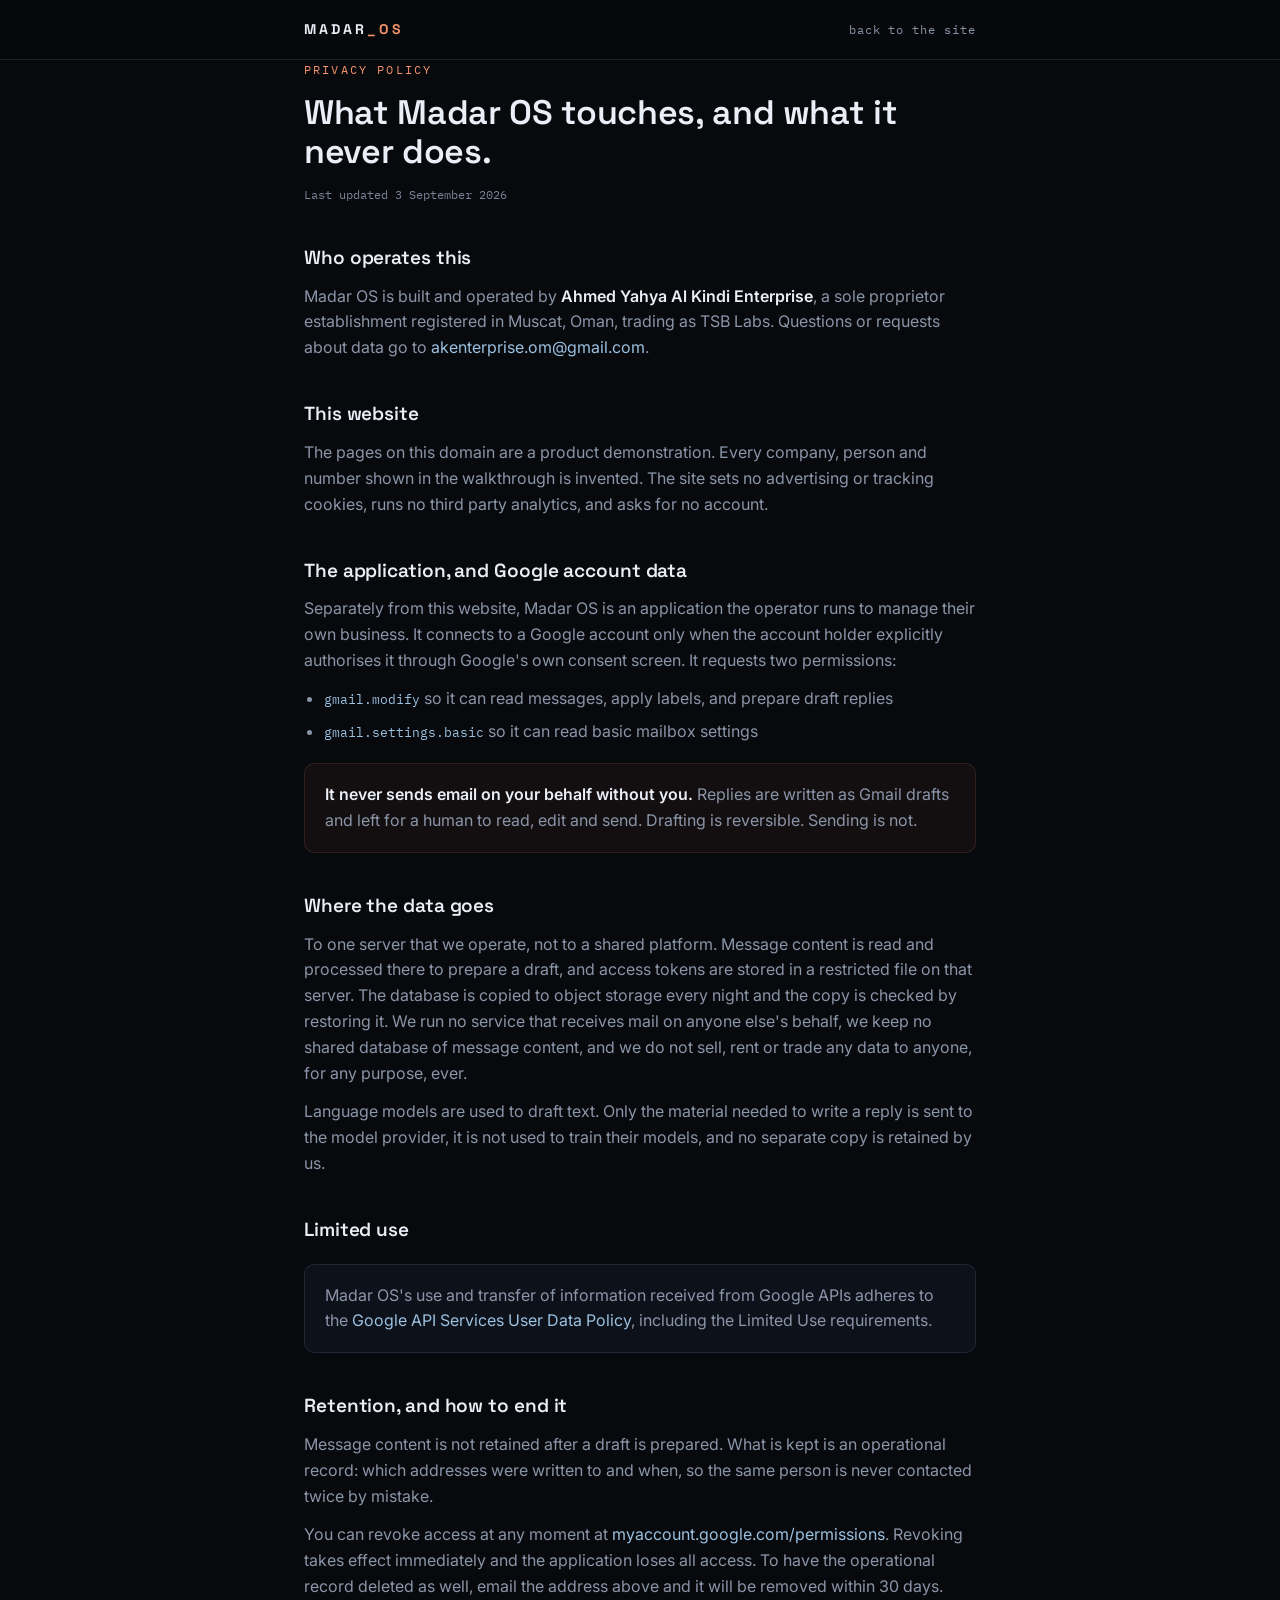
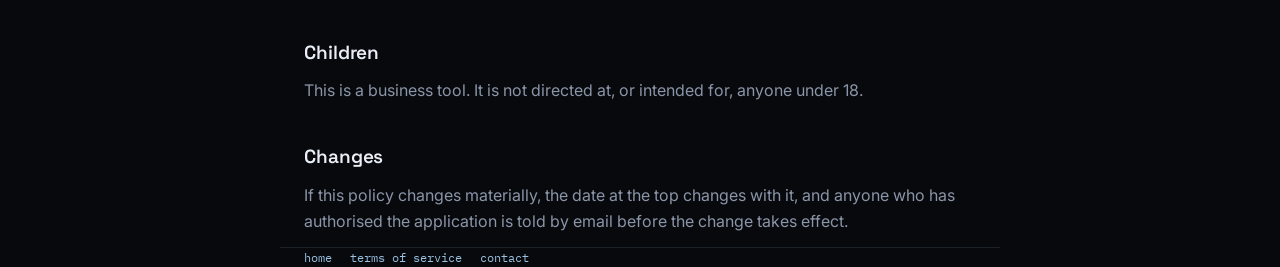
<file: privacy.html>
<!doctype html>
<html lang="en">
<head>
<meta charset="utf-8">
<meta name="viewport" content="width=device-width, initial-scale=1">
<title>Privacy policy · Madar OS</title>
<meta name="description" content="How Madar OS handles Google account data: what it accesses, why, where it is processed, and how to revoke it.">
<link rel="icon" type="image/svg+xml" href="/assets/favicon.svg">
<link rel="apple-touch-icon" href="/assets/apple-touch-icon.png">
<link rel="preconnect" href="https://fonts.googleapis.com">
<link rel="preconnect" href="https://fonts.gstatic.com" crossorigin>
<link href="https://fonts.googleapis.com/css2?family=Space+Grotesk:wght@400;500;600;700&family=Inter:wght@400;500;600&family=IBM+Plex+Mono:wght@400;500&display=swap" rel="stylesheet">
<style>
  :root{
    --void:#07090D; --panel:#0D111A; --panel-2:#151A23;
    --line:rgba(155,193,224,0.13); --line-3:rgba(155,193,224,0.28);
    --copper:#F2926B; --copper-dim:rgba(242,146,107,0.13); --ice:#9BC1E0;
    --text:#EAEEF6; --dim:#8B95A8; --faint:#7A8497;
    --display:"Space Grotesk",system-ui,sans-serif;
    --body:"Inter",system-ui,sans-serif;
    --mono:"IBM Plex Mono",ui-monospace,monospace;
  }
  *{margin:0;padding:0;box-sizing:border-box}
  body{background:var(--void);color:var(--text);font-family:var(--body);
    font-size:16px;line-height:1.62;-webkit-font-smoothing:antialiased}
  ::selection{background:var(--copper);color:#1a0f08}
  :focus-visible{outline:2px solid var(--copper);outline-offset:3px;border-radius:4px}
  .wrap{max-width:720px;margin:0 auto;padding:0 24px}
  a{color:var(--ice);text-decoration:none}
  a:hover{text-decoration:underline;text-underline-offset:3px}
  .top{border-bottom:1px solid var(--line);padding:18px 0;position:sticky;top:0;
    background:rgba(7,9,13,.9);backdrop-filter:blur(12px);z-index:20}
  .topin{display:flex;align-items:center;justify-content:space-between;gap:16px}
  .mark{font-family:var(--display);font-weight:700;letter-spacing:.22em;font-size:14px;color:var(--text)}
  .mark i{font-style:normal;color:var(--copper)}
  .back{font-family:var(--mono);font-size:12px;color:var(--dim);letter-spacing:.08em}
  main{padding:56px 0 88px}
  .eyebrow{font-family:var(--mono);font-size:12px;letter-spacing:.18em;text-transform:uppercase;
    color:var(--copper);margin-bottom:14px}
  h1{font-family:var(--display);font-size:34px;line-height:1.15;font-weight:600;letter-spacing:-.01em}
  .updated{font-family:var(--mono);font-size:12px;color:var(--faint);margin-top:14px}
  h2{font-family:var(--display);font-size:19px;font-weight:600;margin:38px 0 10px;letter-spacing:-.005em}
  p{color:var(--dim);margin:0 0 12px}
  ul{color:var(--dim);margin:0 0 12px 20px}
  li{margin-bottom:7px}
  strong{color:var(--text);font-weight:600}
  .box{background:var(--panel);border:1px solid var(--line);border-radius:10px;padding:18px 20px;margin:18px 0}
  .box.accent{border-color:var(--copper-dim);background:rgba(242,146,107,0.05)}
  .box.accent strong{color:var(--text)}
  code{font-family:var(--mono);font-size:13px;color:var(--ice)}
  footer{border-top:1px solid var(--line);padding:26px 0;font-family:var(--mono);
    font-size:12px;color:var(--faint);display:flex;gap:18px;flex-wrap:wrap}
</style>
</head>
<body>

<header class="top">
  <div class="wrap topin">
    <a class="mark" href="/">MADAR<i>_OS</i></a>
    <a class="back" href="/">back to the site</a>
  </div>
</header>

<main class="wrap">
  <div class="eyebrow">Privacy policy</div>
  <h1>What Madar OS touches, and what it never does.</h1>
  <p class="updated">Last updated 3 September 2026</p>

  <h2>Who operates this</h2>
  <p>Madar OS is built and operated by <strong>Ahmed Yahya Al Kindi Enterprise</strong>, a sole
  proprietor establishment registered in Muscat, Oman, trading as TSB Labs. Questions or requests
  about data go to <a href="mailto:akenterprise.om@gmail.com">akenterprise.om@gmail.com</a>.</p>

  <h2>This website</h2>
  <p>The pages on this domain are a product demonstration. Every company, person and number shown
  in the walkthrough is invented. The site sets no advertising or tracking cookies, runs no
  third party analytics, and asks for no account.</p>

  <h2>The application, and Google account data</h2>
  <p>Separately from this website, Madar OS is an application the operator runs to manage their own
  business. It connects to a Google account only when the account holder explicitly authorises it
  through Google's own consent screen. It requests two permissions:</p>
  <ul>
    <li><code>gmail.modify</code> so it can read messages, apply labels, and prepare draft replies</li>
    <li><code>gmail.settings.basic</code> so it can read basic mailbox settings</li>
  </ul>

  <div class="box accent">
    <p style="margin:0"><strong>It never sends email on your behalf without you.</strong> Replies are
    written as Gmail drafts and left for a human to read, edit and send. Drafting is reversible.
    Sending is not.</p>
  </div>

  <h2>Where the data goes</h2>
  <p>To one server that we operate, not to a shared platform. Message content is read and processed
  there to prepare a draft, and access tokens are stored in a restricted file on that server. The
  database is copied to object storage every night and the copy is checked by restoring it. We run
  no service that receives mail on anyone else's behalf, we keep no shared database of message
  content, and we do not sell, rent or trade any data to anyone, for any purpose, ever.</p>
  <p>Language models are used to draft text. Only the material needed to write a reply is sent to
  the model provider, it is not used to train their models, and no separate copy is retained by us.</p>

  <h2>Limited use</h2>
  <div class="box">
    <p style="margin:0">Madar OS's use and transfer of information received from Google APIs adheres
    to the <a href="https://developers.google.com/terms/api-services-user-data-policy" rel="noopener">Google
    API Services User Data Policy</a>, including the Limited Use requirements.</p>
  </div>

  <h2>Retention, and how to end it</h2>
  <p>Message content is not retained after a draft is prepared. What is kept is an operational
  record: which addresses were written to and when, so the same person is never contacted twice by
  mistake.</p>
  <p>You can revoke access at any moment at
  <a href="https://myaccount.google.com/permissions" rel="noopener">myaccount.google.com/permissions</a>.
  Revoking takes effect immediately and the application loses all access. To have the operational
  record deleted as well, email the address above and it will be removed within 30 days.</p>

  <h2>Children</h2>
  <p>This is a business tool. It is not directed at, or intended for, anyone under 18.</p>

  <h2>Changes</h2>
  <p>If this policy changes materially, the date at the top changes with it, and anyone who has
  authorised the application is told by email before the change takes effect.</p>
</main>

<footer class="wrap">
  <a href="/">home</a>
  <a href="/terms.html">terms of service</a>
  <a href="mailto:akenterprise.om@gmail.com">contact</a>
</footer>

<script defer src="/assets/cursor.js"></script>
</body>
</html>
</file>
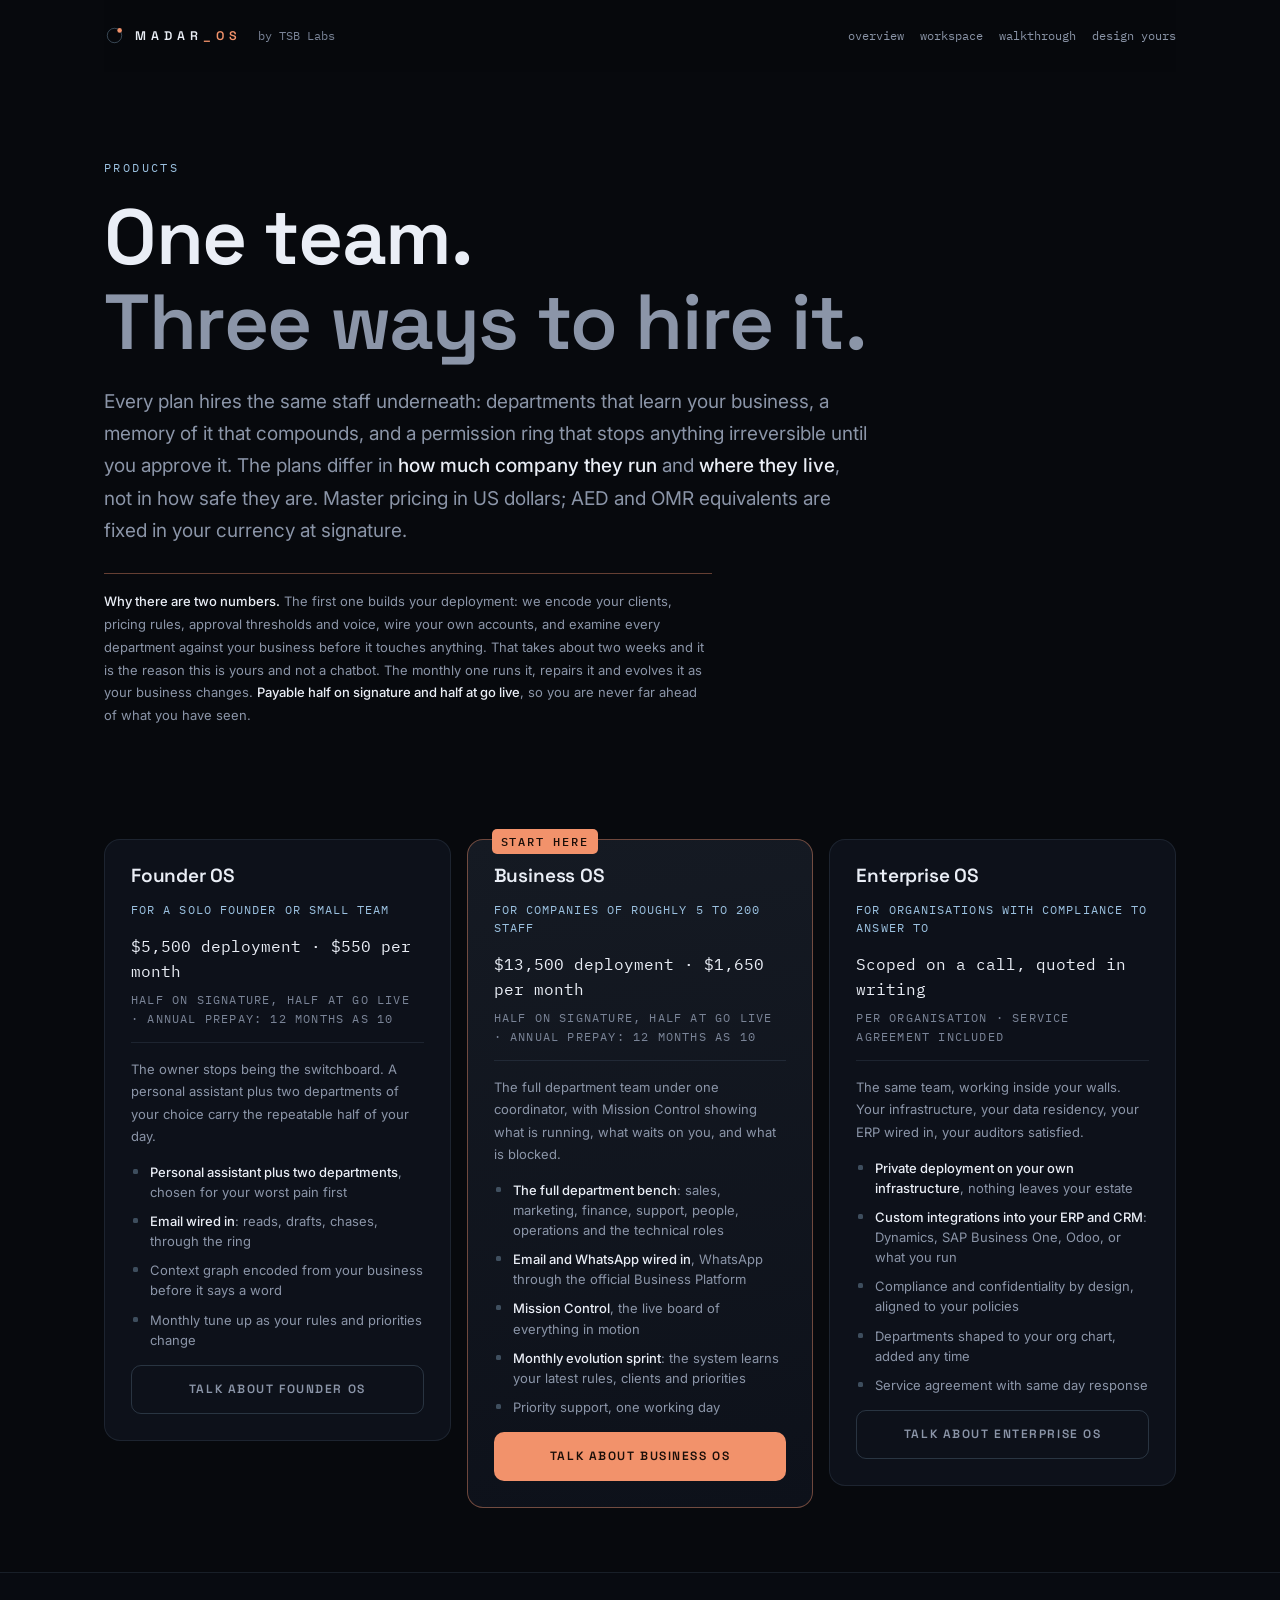
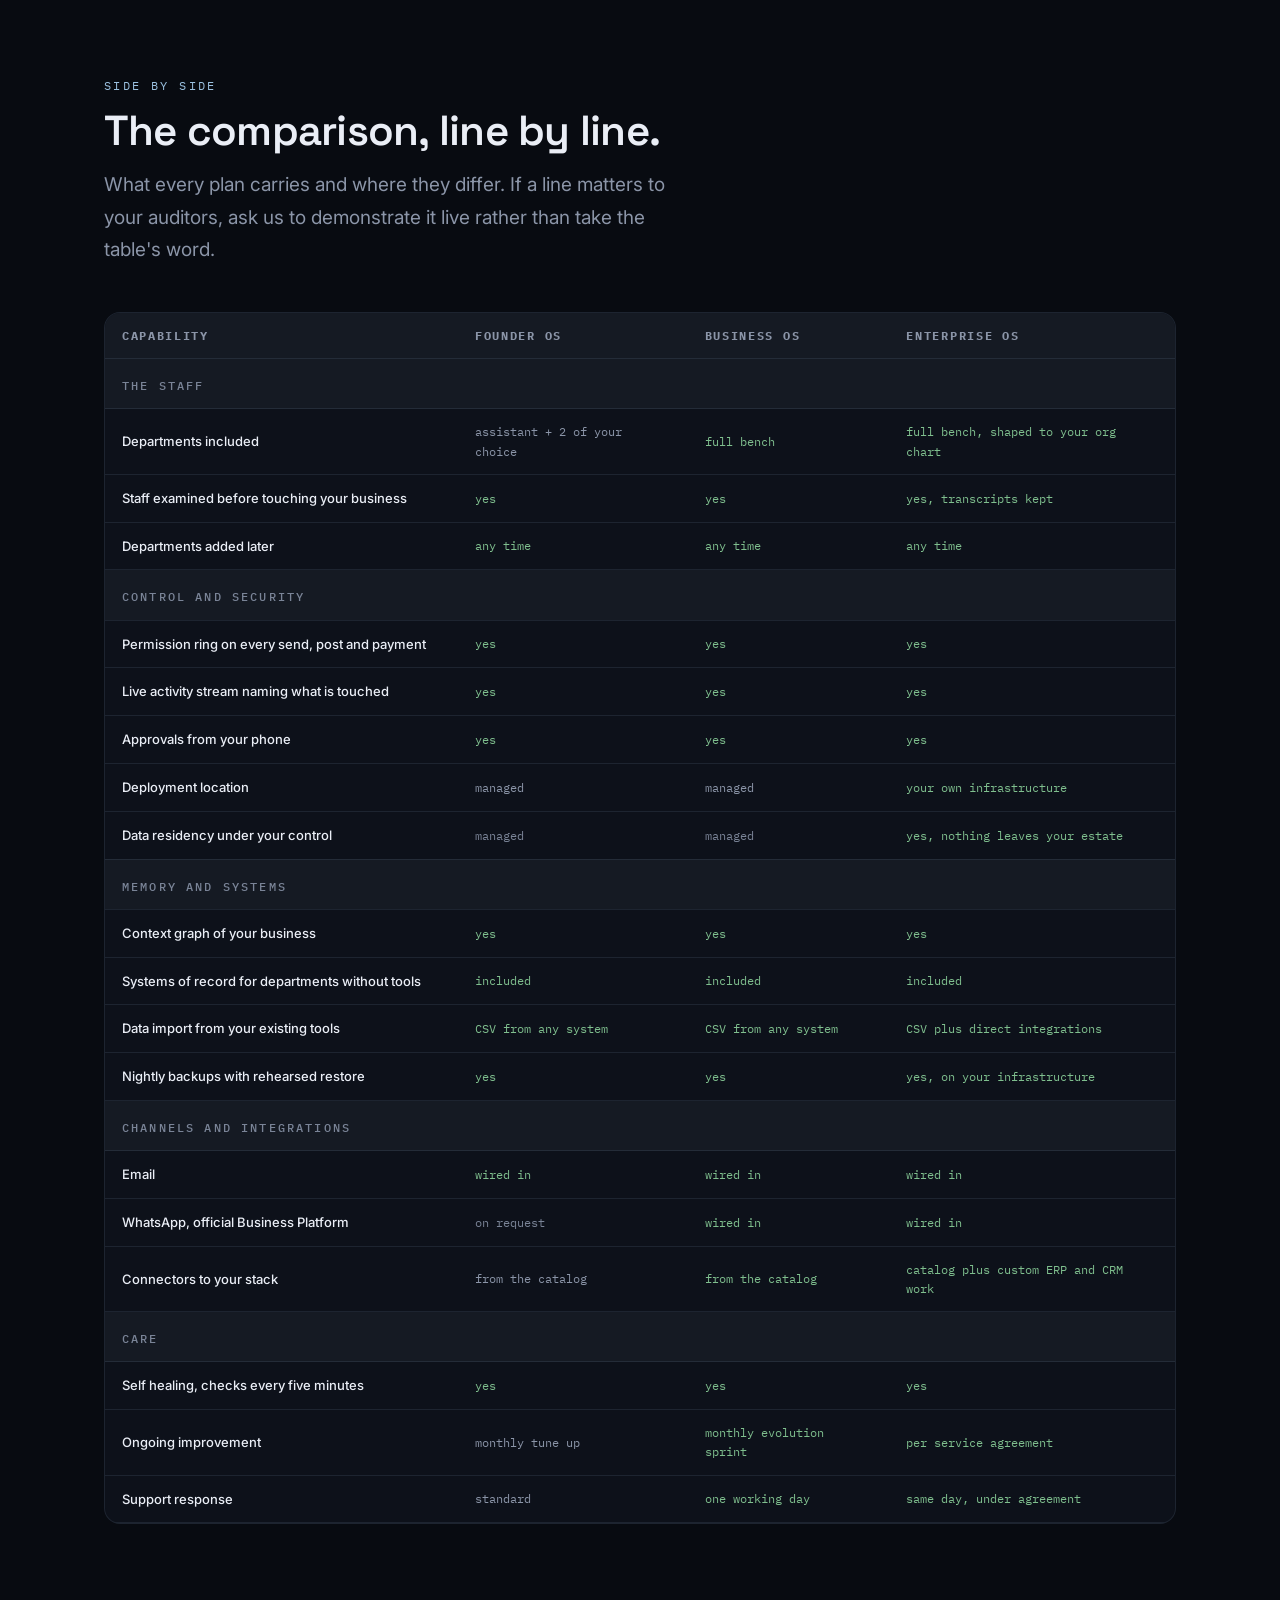
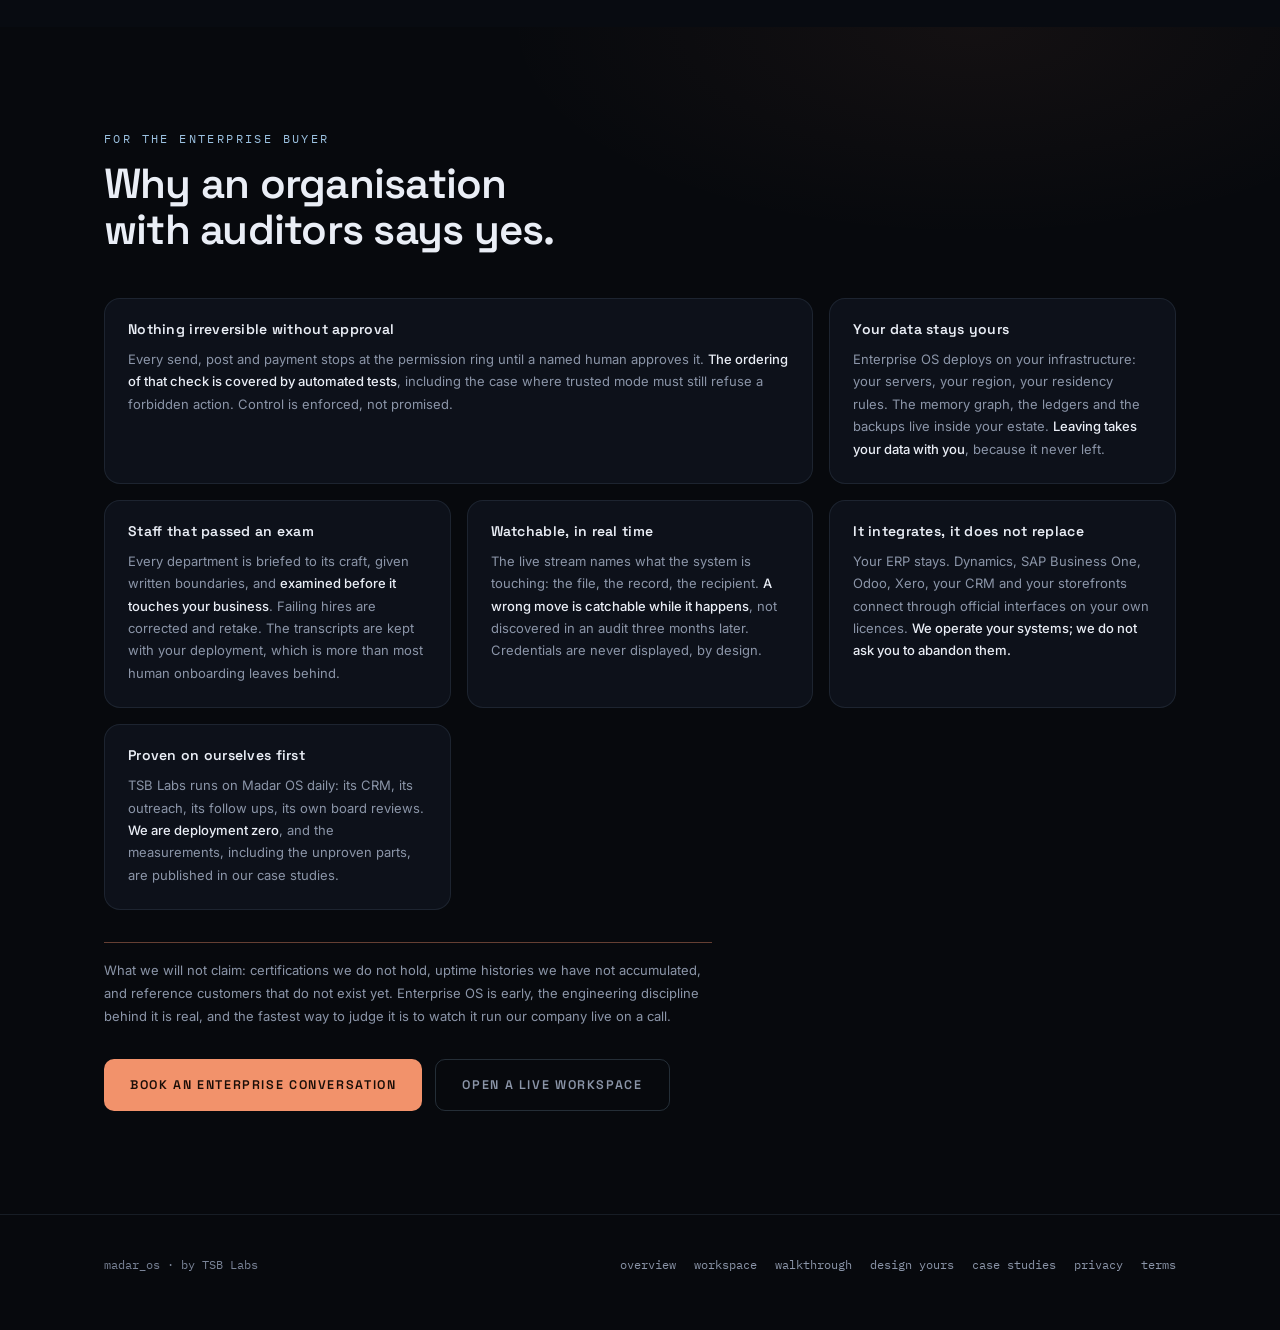
<file: products.html>
<!doctype html>
<html lang="en">
<head>
<meta charset="utf-8">
<meta name="viewport" content="width=device-width, initial-scale=1">
<title>Plans · Madar OS by TSB Labs</title>
<meta name="description" content="Founder OS, Business OS and Enterprise OS compared line by line: departments, systems of record, integrations, security and support. Master pricing in US dollars.">
<link rel="icon" type="image/svg+xml" href="/assets/favicon.svg">
<meta property="og:title" content="Madar OS products · staff, not software">
<meta property="og:description" content="Three ways to hire the same team, compared honestly. Every plan carries the permission ring, the context graph, and staff that sit an exam before they work.">
<meta property="og:type" content="website">
<link rel="preconnect" href="https://fonts.googleapis.com">
<link rel="preconnect" href="https://fonts.gstatic.com" crossorigin>
<link href="https://fonts.googleapis.com/css2?family=Space+Grotesk:wght@400;500;600;700&family=Inter:wght@400;500;600&family=IBM+Plex+Mono:wght@400;500&display=swap" rel="stylesheet">
<link rel="stylesheet" href="/assets/madar.css">
<style>
  /* var(--gut), never 0: .hero is also .wrap, and a zero horizontal slot in
     the shorthand wipes the gutter, putting the headline on the phone edge. */
  .hero{padding:clamp(46px,7vw,86px) var(--gut) clamp(30px,4vw,48px)}
  .hero h1{margin-top:18px}
  .hero .lede{margin-top:22px;max-width:64ch}

  .plans{display:grid;grid-template-columns:repeat(3,1fr);gap:16px;align-items:start}
  .plan{background:var(--panel);border:1px solid var(--line);border-radius:var(--r);padding:26px;display:flex;flex-direction:column;gap:15px;position:relative;transition:border-color .26s,transform .26s var(--ease)}
  .plan:hover{border-color:var(--line-2);transform:translateY(-3px)}
  .plan.rec{border-color:rgba(242,146,107,.42);background:linear-gradient(172deg,var(--panel-2),var(--panel))}
  .plan.rec::before{content:"START HERE";position:absolute;top:-11px;left:24px;font-family:var(--mono);font-size:12px;letter-spacing:.15em;background:var(--copper);color:#1A0E08;border-radius:5px;padding:3px 9px;font-weight:500}
  .plan .for{font-family:var(--mono);font-size:12px;color:var(--ice);letter-spacing:.09em;text-transform:uppercase;line-height:1.5}
  .plan .price{font-family:var(--mono);font-size:15.5px;color:var(--text);padding-bottom:14px;border-bottom:1px solid var(--line)}
  .plan .price small{display:block;color:var(--faint);font-size:12px;letter-spacing:.1em;margin-top:6px}
  .plan > p{font-size:var(--t-small);color:var(--dim);line-height:1.7}
  .plan ul{list-style:none;display:flex;flex-direction:column;gap:9px}
  .plan li{font-size:13px;color:var(--dim);padding-left:19px;position:relative;line-height:1.55}
  .plan li::before{content:"";position:absolute;left:2px;top:7px;width:5px;height:5px;border-radius:1.5px;background:var(--line-3)}
  .plan li b{color:var(--text);font-weight:500}
  .plan .cta{margin-top:auto;font-family:var(--display);font-size:12px;letter-spacing:.13em;text-transform:uppercase;font-weight:600;text-decoration:none;text-align:center;border-radius:var(--r-s);padding:14px 18px;color:var(--dim);border:1px solid var(--line-2);transition:color .2s var(--ease),background-color .2s var(--ease),border-color .2s var(--ease),transform .2s var(--ease),filter .2s var(--ease)}
  .plan.rec .cta{color:#1A0E08;background:var(--copper);border-color:transparent}
  .plan .cta:hover{filter:brightness(1.08);transform:translateY(-1px);color:var(--text)}
  .plan.rec .cta:hover{color:#1A0E08}
  @media(max-width:980px){.plans{grid-template-columns:1fr;gap:20px}}

  .mx{overflow-x:auto;border:1px solid var(--line);border-radius:var(--r);background:var(--panel)}
  table{width:100%;min-width:730px;border-collapse:collapse}
  th,td{padding:13px 17px;text-align:left;font-size:13px;border-bottom:1px solid var(--line)}
  thead th{font-family:var(--mono);font-size:12px;letter-spacing:.14em;text-transform:uppercase;color:var(--dim);background:var(--panel-2)}
  tbody th{font-weight:500;color:var(--text);font-size:13px;width:33%}
  td{color:var(--dim);font-family:var(--mono);font-size:12px}
  td.y{color:var(--ok)} td.n{color:var(--faint)}
  tbody tr:hover{background:var(--panel-2)}
  tr.grp th{font-family:var(--mono);font-size:12px;letter-spacing:.18em;text-transform:uppercase;color:var(--faint);background:var(--panel-2);padding-top:17px}

  .pillars{display:grid;grid-template-columns:repeat(3,1fr);gap:16px;margin-top:34px}
  .pl.wide{grid-column:span 2}
  @media(max-width:900px){.pl.wide{grid-column:span 2}}
  @media(max-width:620px){.pl.wide{grid-column:auto}}
  .pl{background:var(--panel);border:1px solid var(--line);border-radius:var(--r);padding:23px;transition:border-color .26s,transform .26s var(--ease)}
  .pl:hover{border-color:var(--line-2);transform:translateY(-3px)}
  .pl h4{font-family:var(--display);font-size:14px;letter-spacing:.02em;color:var(--text);margin-bottom:11px;font-weight:600}
  .pl p{font-size:13px;color:var(--dim);line-height:1.72}
  .pl p b{color:var(--text);font-weight:500}
  @media(max-width:900px){.pillars{grid-template-columns:repeat(2,1fr)}}
  @media(max-width:620px){.pillars{grid-template-columns:1fr}}

  /* Phone readability. This lives in the page rather than in madar.css because
     the page style block loads after the stylesheet and was overriding it: the
     first attempt at this fix changed nothing at all. Cascade order, not
     specificity. */
  @media (max-width:640px){
    .nav .by{font-size:12px}
    .label,.kick{font-size:12px!important;letter-spacing:.16em}
    .under{font-size:12px}
    .live .lh .t,.live .lf{font-size:12px}
    .lr{font-size:12.5px;grid-template-columns:78px 1fr;gap:9px}
    .lr .a{font-size:12px}
    .glyph,.chip{font-size:12px}
    .integ h4{font-size:12px}
    .frow .k{font-size:12px}
    .frow .v{font-size:14.5px}
    .stat .k{font-size:12px}
    .proof{font-size:15.5px}
    .plan .for{font-size:12px}
    .plan .price small{font-size:12px;letter-spacing:.06em}
    .plan li,.pl p{font-size:14px}
    td,th{font-size:12.5px}
    footer,.foot,.note{font-size:12.5px}
  }
</style>
</head>
<body>
<div class="wrap">
  <nav class="nav" id="nav">
    <a class="mark" href="/">
      <svg width="21" height="21" viewBox="0 0 64 64" aria-hidden="true">
        <circle cx="32" cy="32" r="22" fill="none" stroke="#9BC1E0" stroke-opacity=".34" stroke-width="3"/>
        <circle cx="47.6" cy="16.4" r="7" fill="#F2926B"/>
      </svg>
      <span class="wordmark">madar<em>_os</em></span>
    </a>
    <span class="by">by TSB Labs</span>
    <span class="gap"></span>
    <a class="lk" href="/">overview</a>
    <a class="lk" href="workspace.html">workspace</a>
    <a class="lk opt" href="os.html">walkthrough</a>
    <a class="lk" href="start.html">design yours</a>
  </nav>
</div>

<header class="wrap hero">
  <div class="label">Products</div>
  <h1>One team.<br><span class="soft">Three ways to hire it.</span></h1>
  <p class="lede">Every plan hires the same staff underneath: departments that learn your business, a memory of it that compounds, and a permission ring that stops anything irreversible until you approve it. The plans differ in <b>how much company they run</b> and <b>where they live</b>, not in how safe they are. Master pricing in US dollars; AED and OMR equivalents are fixed in your currency at signature.</p>
  <div class="note" style="margin-top:26px"><b>Why there are two numbers.</b> The first one builds your deployment: we encode your clients, pricing rules, approval thresholds and voice, wire your own accounts, and examine every department against your business before it touches anything. That takes about two weeks and it is the reason this is yours and not a chatbot. The monthly one runs it, repairs it and evolves it as your business changes. <b>Payable half on signature and half at go live</b>, so you are never far ahead of what you have seen.</div>
</header>

<section class="band band-tight">
  <div class="wrap">
    <div class="plans">
      <div class="plan">
        <h3>Founder OS</h3>
        <div class="for">For a solo founder or small team</div>
        <div class="price">$5,500 deployment · $550 per month<small>HALF ON SIGNATURE, HALF AT GO LIVE · ANNUAL PREPAY: 12 MONTHS AS 10</small></div>
        <p>The owner stops being the switchboard. A personal assistant plus two departments of your choice carry the repeatable half of your day.</p>
        <ul>
          <li><b>Personal assistant plus two departments</b>, chosen for your worst pain first</li>
          <li><b>Email wired in</b>: reads, drafts, chases, through the ring</li>
          <li>Context graph encoded from your business before it says a word</li>
          <li>Monthly tune up as your rules and priorities change</li>
        </ul>
        <a class="cta" href="https://calendly.com/ahmedyahyak/20mins" target="_blank" rel="noopener">Talk about Founder OS</a>
      </div>

      <div class="plan rec">
        <h3>Business OS</h3>
        <div class="for">For companies of roughly 5 to 200 staff</div>
        <div class="price">$13,500 deployment · $1,650 per month<small>HALF ON SIGNATURE, HALF AT GO LIVE · ANNUAL PREPAY: 12 MONTHS AS 10</small></div>
        <p>The full department team under one coordinator, with Mission Control showing what is running, what waits on you, and what is blocked.</p>
        <ul>
          <li><b>The full department bench</b>: sales, marketing, finance, support, people, operations and the technical roles</li>
          <li><b>Email and WhatsApp wired in</b>, WhatsApp through the official Business Platform</li>
          <li><b>Mission Control</b>, the live board of everything in motion</li>
          <li><b>Monthly evolution sprint</b>: the system learns your latest rules, clients and priorities</li>
          <li>Priority support, one working day</li>
        </ul>
        <a class="cta" href="https://calendly.com/ahmedyahyak/20mins" target="_blank" rel="noopener">Talk about Business OS</a>
      </div>

      <div class="plan">
        <h3>Enterprise OS</h3>
        <div class="for">For organisations with compliance to answer to</div>
        <div class="price">Scoped on a call, quoted in writing<small>PER ORGANISATION · SERVICE AGREEMENT INCLUDED</small></div>
        <p>The same team, working inside your walls. Your infrastructure, your data residency, your ERP wired in, your auditors satisfied.</p>
        <ul>
          <li><b>Private deployment on your own infrastructure</b>, nothing leaves your estate</li>
          <li><b>Custom integrations into your ERP and CRM</b>: Dynamics, SAP Business One, Odoo, or what you run</li>
          <li>Compliance and confidentiality by design, aligned to your policies</li>
          <li>Departments shaped to your org chart, added any time</li>
          <li>Service agreement with same day response</li>
        </ul>
        <a class="cta" href="https://calendly.com/ahmedyahyak/20mins" target="_blank" rel="noopener">Talk about Enterprise OS</a>
      </div>
    </div>
  </div>
</section>

<section class="band band-line band-deep">
  <div class="wrap">
    <div class="head">
      <div class="label">Side by side</div>
      <h2>The comparison, line by line.</h2>
      <p class="lede">What every plan carries and where they differ. If a line matters to your auditors, ask us to demonstrate it live rather than take the table's word.</p>
    </div>
    <div class="mx">
      <table>
        <thead><tr><th>Capability</th><th>Founder OS</th><th>Business OS</th><th>Enterprise OS</th></tr></thead>
        <tbody>
          <tr class="grp"><th colspan="4">The staff</th></tr>
          <tr><th>Departments included</th><td>assistant + 2 of your choice</td><td class="y">full bench</td><td class="y">full bench, shaped to your org chart</td></tr>
          <tr><th>Staff examined before touching your business</th><td class="y">yes</td><td class="y">yes</td><td class="y">yes, transcripts kept</td></tr>
          <tr><th>Departments added later</th><td class="y">any time</td><td class="y">any time</td><td class="y">any time</td></tr>
          <tr class="grp"><th colspan="4">Control and security</th></tr>
          <tr><th>Permission ring on every send, post and payment</th><td class="y">yes</td><td class="y">yes</td><td class="y">yes</td></tr>
          <tr><th>Live activity stream naming what is touched</th><td class="y">yes</td><td class="y">yes</td><td class="y">yes</td></tr>
          <tr><th>Approvals from your phone</th><td class="y">yes</td><td class="y">yes</td><td class="y">yes</td></tr>
          <tr><th>Deployment location</th><td>managed</td><td>managed</td><td class="y">your own infrastructure</td></tr>
          <tr><th>Data residency under your control</th><td class="n">managed</td><td class="n">managed</td><td class="y">yes, nothing leaves your estate</td></tr>
          <tr class="grp"><th colspan="4">Memory and systems</th></tr>
          <tr><th>Context graph of your business</th><td class="y">yes</td><td class="y">yes</td><td class="y">yes</td></tr>
          <tr><th>Systems of record for departments without tools</th><td class="y">included</td><td class="y">included</td><td class="y">included</td></tr>
          <tr><th>Data import from your existing tools</th><td class="y">CSV from any system</td><td class="y">CSV from any system</td><td class="y">CSV plus direct integrations</td></tr>
          <tr><th>Nightly backups with rehearsed restore</th><td class="y">yes</td><td class="y">yes</td><td class="y">yes, on your infrastructure</td></tr>
          <tr class="grp"><th colspan="4">Channels and integrations</th></tr>
          <tr><th>Email</th><td class="y">wired in</td><td class="y">wired in</td><td class="y">wired in</td></tr>
          <tr><th>WhatsApp, official Business Platform</th><td class="n">on request</td><td class="y">wired in</td><td class="y">wired in</td></tr>
          <tr><th>Connectors to your stack</th><td>from the catalog</td><td class="y">from the catalog</td><td class="y">catalog plus custom ERP and CRM work</td></tr>
          <tr class="grp"><th colspan="4">Care</th></tr>
          <tr><th>Self healing, checks every five minutes</th><td class="y">yes</td><td class="y">yes</td><td class="y">yes</td></tr>
          <tr><th>Ongoing improvement</th><td>monthly tune up</td><td class="y">monthly evolution sprint</td><td class="y">per service agreement</td></tr>
          <tr><th>Support response</th><td>standard</td><td class="y">one working day</td><td class="y">same day, under agreement</td></tr>
        </tbody>
      </table>
    </div>
  </div>
</section>

<section class="band band-glow">
  <div class="wrap">
    <div class="head">
      <div class="label">For the enterprise buyer</div>
      <h2>Why an organisation with auditors says yes.</h2>
    </div>
    <div class="pillars">
      <div class="pl wide"><h4>Nothing irreversible without approval</h4>
        <p>Every send, post and payment stops at the permission ring until a named human approves it. <b>The ordering of that check is covered by automated tests</b>, including the case where trusted mode must still refuse a forbidden action. Control is enforced, not promised.</p></div>
      <div class="pl"><h4>Your data stays yours</h4>
        <p>Enterprise OS deploys on your infrastructure: your servers, your region, your residency rules. The memory graph, the ledgers and the backups live inside your estate. <b>Leaving takes your data with you</b>, because it never left.</p></div>
      <div class="pl"><h4>Staff that passed an exam</h4>
        <p>Every department is briefed to its craft, given written boundaries, and <b>examined before it touches your business</b>. Failing hires are corrected and retake. The transcripts are kept with your deployment, which is more than most human onboarding leaves behind.</p></div>
      <div class="pl"><h4>Watchable, in real time</h4>
        <p>The live stream names what the system is touching: the file, the record, the recipient. <b>A wrong move is catchable while it happens</b>, not discovered in an audit three months later. Credentials are never displayed, by design.</p></div>
      <div class="pl"><h4>It integrates, it does not replace</h4>
        <p>Your ERP stays. Dynamics, SAP Business One, Odoo, Xero, your CRM and your storefronts connect through official interfaces on your own licences. <b>We operate your systems; we do not ask you to abandon them.</b></p></div>
      <div class="pl"><h4>Proven on ourselves first</h4>
        <p>TSB Labs runs on Madar OS daily: its CRM, its outreach, its follow ups, its own board reviews. <b>We are deployment zero</b>, and the measurements, including the unproven parts, are published in our case studies.</p></div>
    </div>
    <div class="note" style="margin-top:32px">What we will not claim: certifications we do not hold, uptime histories we have not accumulated, and reference customers that do not exist yet. Enterprise OS is early, the engineering discipline behind it is real, and the fastest way to judge it is to watch it run our company live on a call.</div>
    <div class="btns">
      <a class="btn primary" href="https://calendly.com/ahmedyahyak/20mins" target="_blank" rel="noopener">Book an enterprise conversation</a>
      <a class="btn ghost" href="workspace.html">Open a live workspace</a>
    </div>
  </div>
</section>

<footer>
  <div class="wrap row">
    <span>madar_os · by TSB Labs</span>
    <span class="gap"></span>
    <a href="/">overview</a>
    <a href="workspace.html">workspace</a>
    <a href="os.html">walkthrough</a>
    <a href="start.html">design yours</a>
    <a href="https://tsb-labs-portfolio.vercel.app/case-studies.html">case studies</a><a href="privacy.html">privacy</a><a href="terms.html">terms</a>
  </div>
</footer>

<script>
(function(){
  var RM = matchMedia('(prefers-reduced-motion: reduce)').matches;
  var nav = document.getElementById('nav');
  addEventListener('scroll', function(){ nav.classList.toggle('stuck', scrollY > 12); }, {passive:true});
  var els = document.querySelectorAll('.rise');
  if('IntersectionObserver' in window && !RM){
    var io = new IntersectionObserver(function(es){
      es.forEach(function(e){ if(e.isIntersecting){ e.target.classList.add('seen'); io.unobserve(e.target); } });
    }, {rootMargin:'0px 0px -8% 0px', threshold:.08});
    Array.prototype.forEach.call(els, function(el,i){ el.style.transitionDelay = Math.min(i%5,4)*55+'ms'; io.observe(el); });
  } else { Array.prototype.forEach.call(els, function(el){ el.classList.add('seen'); }); }
})();
</script>
<script defer src="/assets/vendor/lenis.min.js"></script>
<script>
  window.addEventListener('load', function () {
    if (!window.Lenis) return;
    if (window.matchMedia('(prefers-reduced-motion: reduce)').matches) return;
    document.documentElement.style.scrollBehavior = 'auto';
    new window.Lenis({ autoRaf: true, duration: 0.9, syncTouch: false });
  });
</script>
<script defer src="/assets/cursor.js"></script>
</body>
</html>
</file>
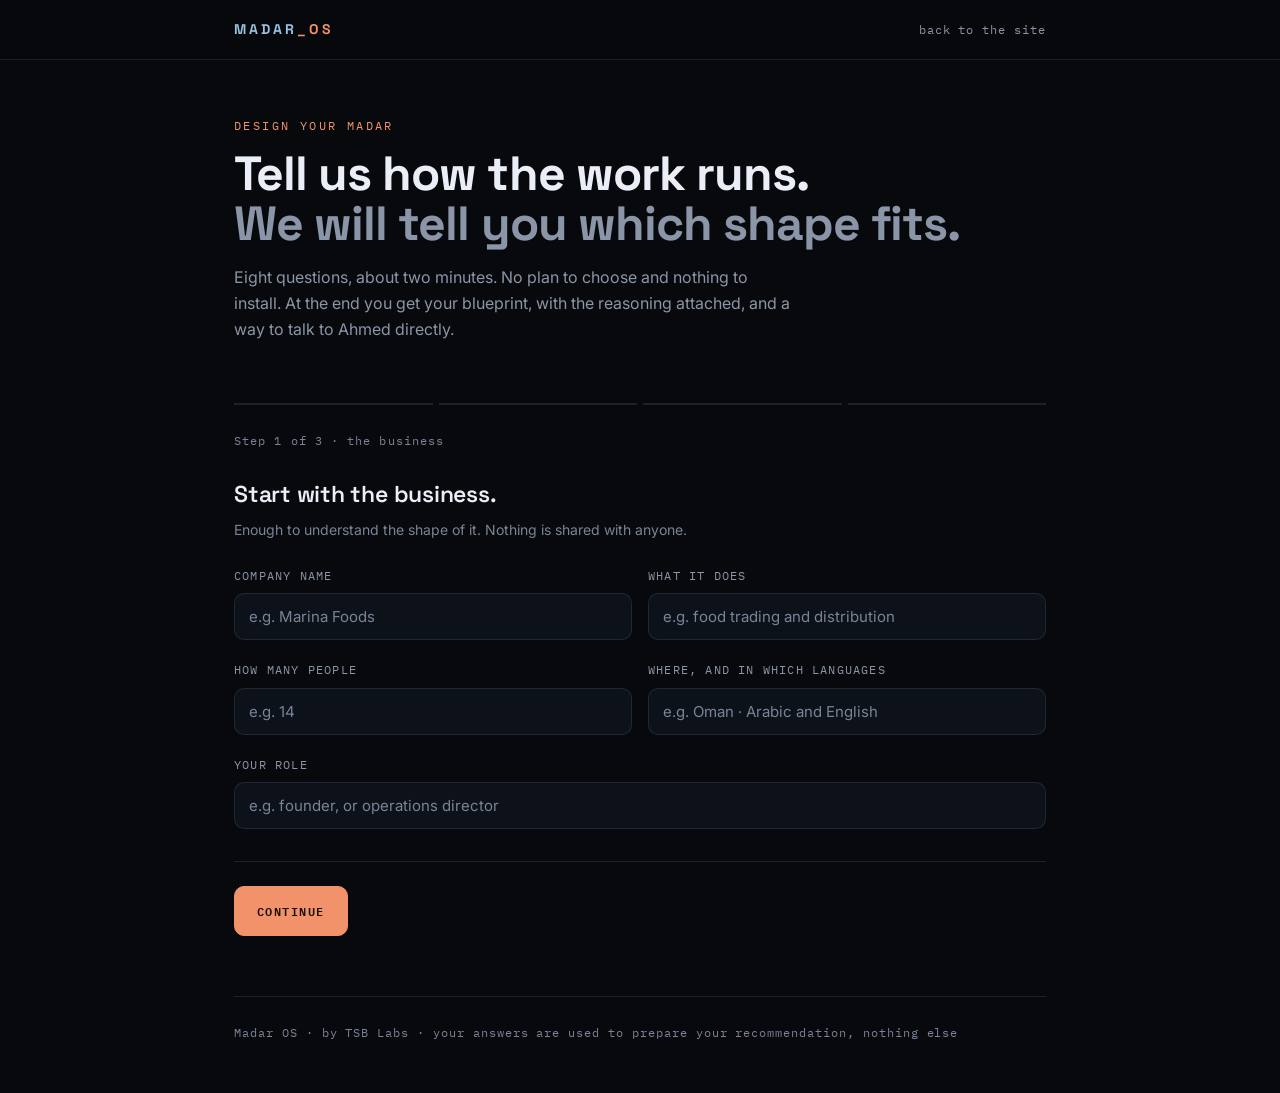
<file: start.html>
<!doctype html>
<html lang="en">
<head>
<meta charset="utf-8">
<meta name="viewport" content="width=device-width, initial-scale=1">
<title>Design your Madar · your blueprint · Madar OS</title>
<meta name="description" content="Answer a few questions about how your business actually runs. We tell you which shape of Madar OS fits, and why.">
<meta name="robots" content="noindex">
<link rel="icon" type="image/svg+xml" href="/assets/favicon.svg">
<link rel="apple-touch-icon" href="/assets/apple-touch-icon.png">
<link rel="preconnect" href="https://fonts.googleapis.com">
<link rel="preconnect" href="https://fonts.gstatic.com" crossorigin>
<link href="https://fonts.googleapis.com/css2?family=Space+Grotesk:wght@400;500;600;700&family=Inter:wght@400;500;600&family=IBM+Plex+Mono:wght@400;500&display=swap" rel="stylesheet">
<style>
  :root{
    --void:#07090D; --panel:#0D111A; --panel-2:#151A23;
    --line:rgba(155,193,224,0.13); --line-3:rgba(155,193,224,0.28);
    --copper:#F2926B; --copper-dim:rgba(242,146,107,0.13); --ice:#9BC1E0;
    --stop:#E08585; --r:16px; --r-s:10px;
    --text:#EAEEF6; --dim:#8B95A8; --faint:#7A8497; --ok:#7FBF8E;
    --display:"Space Grotesk",system-ui,sans-serif;
    --body:"Inter",system-ui,sans-serif;
    --mono:"IBM Plex Mono",ui-monospace,monospace;
  }
  *{margin:0;padding:0;box-sizing:border-box}
  body{background:var(--void);color:var(--text);font-family:var(--body);
    font-size:16px;line-height:1.62;-webkit-font-smoothing:antialiased}
  ::selection{background:var(--copper);color:#1a0f08}
  :focus-visible{outline:2px solid var(--copper);outline-offset:3px;border-radius:4px}
  input,textarea,select{caret-color:var(--copper)}
  .wrap{max-width:860px;margin:0 auto;padding:0 24px}
  a{color:var(--ice);text-decoration:none}
  a:hover{text-decoration:underline;text-underline-offset:3px}

  .top{border-bottom:1px solid var(--line);padding:18px 0;position:sticky;top:0;
    background:rgba(7,9,13,.9);backdrop-filter:blur(12px);z-index:20}
  .topin{display:flex;align-items:center;justify-content:space-between;gap:16px}
  .mark{font-family:var(--display);font-weight:700;letter-spacing:.22em;font-size:14px}
  .mark i{font-style:normal;color:var(--copper)}
  .back{font-family:var(--mono);font-size:12px;color:var(--dim);letter-spacing:.08em}

  .lead{padding:56px 0 30px}
  .eyebrow{font-family:var(--mono);font-size:12px;letter-spacing:.2em;
    text-transform:uppercase;color:var(--copper)}
  h1{font-family:var(--display);font-size:clamp(30px,4.6vw,48px);font-weight:700;
    line-height:1.04;letter-spacing:-.02em;margin-top:14px;text-wrap:balance}
  h1 .soft{color:var(--dim)}
  .sub{color:var(--dim);margin-top:16px;max-width:56ch}

  /* progress */
  .rail{display:flex;gap:6px;margin:30px 0 26px}
  .seg{flex:1;height:2px;background:var(--line);position:relative;overflow:hidden}
  .seg i{position:absolute;inset:0;background:var(--copper);transform:scaleX(0);
    transform-origin:left;transition:transform .45s ease}
  .seg.done i,.seg.now i{transform:scaleX(1)}
  .seg.now i{background:var(--copper)}
  .railtxt{font-family:var(--mono);font-size:12px;color:var(--faint);
    letter-spacing:.09em;margin-bottom:26px}

  /* steps */
  .step{display:none}
  .step.on{display:block;animation:in .35s ease}
  @keyframes in{from{opacity:0;transform:translateY(6px)}to{opacity:1;transform:none}}
  h2{font-family:var(--display);font-size:23px;font-weight:600;letter-spacing:-.01em}
  .hint{color:var(--faint);font-size:14px;margin-top:6px;margin-bottom:24px}

  .field{margin-bottom:20px}
  label{display:block;font-family:var(--mono);font-size:12px;letter-spacing:.1em;
    text-transform:uppercase;color:var(--dim);margin-bottom:8px}
  input,textarea,select{width:100%;background:var(--panel);border:1px solid var(--line);
    color:var(--text);font-family:var(--body);font-size:15px;padding:13px 14px;
    border-radius:var(--r-s);transition:border-color .16s}
  textarea{min-height:92px;resize:vertical;line-height:1.55}
  input:focus,textarea:focus,select:focus{border-color:var(--copper)}
  input:focus:not(:focus-visible),textarea:focus:not(:focus-visible),select:focus:not(:focus-visible){outline:none}
  input::placeholder,textarea::placeholder{color:var(--faint)}
  .two{display:grid;grid-template-columns:1fr 1fr;gap:16px}
  @media(max-width:620px){.two{grid-template-columns:1fr}}

  .chips{display:flex;flex-wrap:wrap;gap:8px}
  .chip{font-family:var(--mono);font-size:12px;letter-spacing:.04em;color:var(--dim);
    background:var(--panel);border:1px solid var(--line);padding:9px 13px;
    cursor:pointer;border-radius:var(--r-s);user-select:none;
    transition:border-color .16s cubic-bezier(.16,1,.3,1),color .16s cubic-bezier(.16,1,.3,1),
      background-color .16s cubic-bezier(.16,1,.3,1),transform .12s cubic-bezier(.16,1,.3,1)}
  .chip:active{transform:scale(.97)}
  .chip:hover{border-color:var(--line-3);color:var(--text)}
  .chip.on{border-color:var(--copper);color:var(--copper);background-color:transparent;background-image:linear-gradient(var(--copper-dim),var(--copper-dim))}

  .nav{display:flex;gap:12px;align-items:center;margin-top:32px;
    padding-top:24px;border-top:1px solid var(--line)}
  .btn{font-family:var(--mono);font-size:12px;letter-spacing:.12em;text-transform:uppercase;
    font-weight:500;padding:14px 22px;border:1px solid var(--line-3);
    background:transparent;color:var(--text);cursor:pointer;border-radius:var(--r-s);
    transition:border-color .16s cubic-bezier(.16,1,.3,1),color .16s cubic-bezier(.16,1,.3,1),
      background-color .16s cubic-bezier(.16,1,.3,1),transform .12s cubic-bezier(.16,1,.3,1)}
  .btn:active:not(:disabled){transform:scale(.97)}
  .btn:hover{border-color:var(--copper);color:var(--copper)}
  .btn.primary{background:var(--copper);border-color:var(--copper);color:#1a0f08;font-weight:600}
  .btn.primary:hover{background:#f5a684;color:#1a0f08}
  .btn:disabled{opacity:.4;cursor:not-allowed}
  .btn.ghost{border-color:var(--line)}
  .err{color:var(--stop);font-size:13px;margin-left:auto;font-family:var(--mono)}

  /* the recommendation */
  .verdict{border:1px solid var(--line-3);background:var(--panel);padding:0;margin-top:8px;border-radius:var(--r);overflow:hidden}
  .vtop{padding:26px 28px;border-bottom:1px solid var(--line)}
  .vlabel{font-family:var(--mono);font-size:12px;letter-spacing:.16em;
    text-transform:uppercase;color:var(--copper)}
  .vname{font-family:var(--display);font-size:clamp(26px,3.6vw,36px);font-weight:700;
    letter-spacing:-.02em;margin-top:8px}
  .vwhy{color:var(--dim);margin-top:12px;font-size:15px}
  .vbody{padding:24px 28px}
  .vrow{display:flex;gap:14px;padding:11px 0;border-bottom:1px solid var(--line);font-size:14.5px}
  .vrow:last-child{border-bottom:none}
  .vrow b{color:var(--text);font-weight:600;min-width:126px;font-family:var(--mono);
    font-size:12px;letter-spacing:.1em;text-transform:uppercase;color:var(--faint);
    padding-top:3px}
  .vrow span{color:var(--dim)}
  .price{font-family:var(--mono);font-size:20px;color:var(--text);letter-spacing:-.01em}
  .quoted{border-top:1px solid color-mix(in srgb,var(--copper) 40%,transparent);
    background-image:linear-gradient(var(--copper-dim),var(--copper-dim));
    padding:16px 18px;margin-top:18px;font-size:14.5px;color:var(--dim)}
  .quoted b{color:var(--text)}

  .acts{display:grid;grid-template-columns:1fr 1fr;gap:12px;margin-top:22px}
  @media(max-width:620px){.acts{grid-template-columns:1fr}}
  .act{border:1px solid var(--line);background:var(--panel);padding:20px;
    display:block;text-decoration:none;transition:border-color .16s;cursor:pointer;
    text-align:left;font-family:var(--body);color:var(--text)}
  .act:hover{border-color:var(--copper);text-decoration:none}
  .act .k{font-family:var(--mono);font-size:12px;letter-spacing:.14em;
    text-transform:uppercase;color:var(--ice)}
  .act .t{font-family:var(--display);font-size:17px;font-weight:600;margin-top:8px}
  .act .d{color:var(--faint);font-size:13.5px;margin-top:5px;line-height:1.5}

  .status{font-family:var(--mono);font-size:13px;margin-top:18px;color:var(--dim)}
  .foot{border-top:1px solid var(--line);margin-top:60px;padding:26px 0 50px;
    font-family:var(--mono);font-size:12px;color:var(--faint);letter-spacing:.08em}
  @media(prefers-reduced-motion:reduce){.step.on{animation:none}.seg i{transition:none}}
</style>
</head>
<body>

<header class="top">
  <div class="wrap topin">
    <a class="mark" href="/">MADAR<i>_OS</i></a>
    <a class="back" href="/">back to the site</a>
  </div>
</header>

<main class="wrap">
  <div class="lead">
    <div class="eyebrow">Design your Madar</div>
    <h1>Tell us how the work runs.<br><span class="soft">We will tell you which shape fits.</span></h1>
    <p class="sub">Eight questions, about two minutes. No plan to choose and nothing to
      install. At the end you get your blueprint, with the reasoning attached, and a
      way to talk to Ahmed directly.</p>
  </div>

  <div class="rail" id="rail" aria-hidden="true">
    <div class="seg"><i></i></div><div class="seg"><i></i></div>
    <div class="seg"><i></i></div><div class="seg"><i></i></div>
  </div>
  <div class="railtxt" id="railtxt">Step 1 of 3 · the business</div>

  <!-- 1 ─ the business -->
  <section class="step on" data-step="0">
    <h2>Start with the business.</h2>
    <p class="hint">Enough to understand the shape of it. Nothing is shared with anyone.</p>
    <div class="two">
      <div class="field"><label for="company">Company name</label>
        <input id="company" placeholder="e.g. Marina Foods"></div>
      <div class="field"><label for="industry">What it does</label>
        <input id="industry" placeholder="e.g. food trading and distribution"></div>
    </div>
    <div class="two">
      <div class="field"><label for="team">How many people</label>
        <input id="team" placeholder="e.g. 14" inputmode="numeric"></div>
      <div class="field"><label for="geo">Where, and in which languages</label>
        <input id="geo" placeholder="e.g. Oman · Arabic and English"></div>
    </div>
    <div class="field"><label for="profession">Your role</label>
      <input id="profession" placeholder="e.g. founder, or operations director"></div>
    <div class="nav">
      <button class="btn primary" data-go="1">Continue</button>
      <span class="err" id="e0"></span>
    </div>
  </section>

  <!-- 2 ─ the work -->
  <section class="step" data-step="1">
    <h2>Now the part that eats your week.</h2>
    <p class="hint">This is what decides the recommendation, so be specific.</p>
    <div class="field"><label for="pain">What takes the most time and gives the least back</label>
      <textarea id="pain" placeholder="e.g. chasing invoices, answering the same customer questions, writing the same reports every month"></textarea></div>
    <div class="field"><label>Which of these would you hand over first</label>
      <div class="chips" id="depts">
        <span class="chip" data-v="sales">sales</span>
        <span class="chip" data-v="marketing">marketing</span>
        <span class="chip" data-v="customer service">customer service</span>
        <span class="chip" data-v="finance and invoicing">finance and invoicing</span>
        <span class="chip" data-v="operations">operations</span>
        <span class="chip" data-v="people and hiring">people and hiring</span>
        <span class="chip" data-v="legal admin">legal admin</span>
        <span class="chip" data-v="content studio">content studio</span>
        <span class="chip" data-v="personal assistant">personal assistant</span>
      </div></div>
    <div class="two">
      <div class="field"><label for="channels">Where customers reach you</label>
        <input id="channels" placeholder="e.g. whatsapp, email, instagram"></div>
      <div class="field"><label for="tools">Tools you already pay for</label>
        <input id="tools" placeholder="e.g. excel, quickbooks, gmail"></div>
    </div>
    <div class="nav">
      <button class="btn ghost" data-go="0">Back</button>
      <button class="btn primary" data-go="2">Continue</button>
      <span class="err" id="e1"></span>
    </div>
  </section>

  <!-- 3 ─ where it runs, and you -->
  <section class="step" data-step="2">
    <h2>Where should it live, and who are you?</h2>
    <p class="hint">If you are not sure where it should run, say so. That is a normal answer.</p>
    <div class="field"><label>Where it runs</label>
      <div class="chips" id="infra">
        <span class="chip" data-v="not sure">not sure yet</span>
        <span class="chip" data-v="managed cloud">managed for me</span>
        <span class="chip" data-v="private cloud">a private server that is mine</span>
        <span class="chip" data-v="on premise">on our own hardware, nothing leaves</span>
      </div></div>
    <div class="two">
      <div class="field"><label for="name">Your name</label>
        <input id="name" placeholder="e.g. Layla Hassan"></div>
      <div class="field"><label for="email">Email, where the reply lands</label>
        <input id="email" type="email" placeholder="you@company.com"></div>
    </div>
    <div class="nav">
      <button class="btn ghost" data-go="1">Back</button>
      <button class="btn primary" id="finish">See what fits</button>
      <span class="err" id="e2"></span>
    </div>
  </section>

  <!-- 4 ─ the recommendation -->
  <section class="step" data-step="3">
    <div class="verdict">
      <div class="vtop">
        <div class="vlabel">Your blueprint / based on your answers</div>
        <div class="vname" id="planName">Founder OS</div>
        <p class="vwhy" id="planWhy"></p>
      </div>
      <div class="vbody">
        <div class="vrow"><b>Covers</b><span id="planCovers"></span></div>
        <div class="vrow"><b>Runs on</b><span id="planInfra"></span></div>
        <div class="vrow" id="priceRow"><b>Indicative</b><span class="price" id="planPrice"></span></div>
      </div>
    </div>

    <div class="quoted" id="quoted" style="display:none">
      <b>No number on this page, on purpose.</b> At this size the answer depends on your
      systems, your data residency and your security requirements, and quoting before that
      conversation would be guessing. Talk to Ahmed, then a written proposal and quotation
      follow.
    </div>

    <div class="acts">
      <a class="act" id="bookAct" href="#" target="_blank" rel="noopener">
        <div class="k">Talk it through</div>
        <div class="t">Book twenty minutes with Ahmed</div>
        <div class="d">Straight to the founder, not a sales desk. Bring the messy version of the problem.</div>
      </a>
      <a class="act" id="askAct" href="#">
        <div class="k">Not ready for a call</div>
        <div class="t">Ask a question instead</div>
        <div class="d">Reply to the email you are about to receive, or write now. Answered by a person.</div>
      </a>
    </div>

    <div class="status" id="status"></div>
    <div class="nav">
      <button class="btn ghost" data-go="2">Change an answer</button>
    </div>
  </section>

  <div class="foot">Madar OS · by TSB Labs · your answers are used to prepare your recommendation, nothing else</div>
</main>

<script>
(function(){
'use strict';
var CALENDLY="https://calendly.com/ahmedyahyak/20mins";
var ASK="mailto:ahmed@devmatesolutions.com?subject=Question%20about%20Madar%20OS";
var LABELS=["Step 1 of 3 · the business","Step 2 of 3 · the work",
            "Step 3 of 3 · where it runs","Your recommendation"];
var state={depts:[],infra:""};
var cur=0;

function show(i){
  cur=i;
  document.querySelectorAll('.step').forEach(function(s){
    s.classList.toggle('on', +s.dataset.step===i); });
  document.querySelectorAll('#rail .seg').forEach(function(s,k){
    s.classList.toggle('done',k<i); s.classList.toggle('now',k===i); });
  document.getElementById('railtxt').textContent=LABELS[i];
  window.scrollTo({top:0,behavior:'smooth'});
}
function val(id){ var e=document.getElementById(id); return e?e.value.trim():''; }
function warn(id,msg){
  var e=document.getElementById(id); e.textContent=msg;
  setTimeout(function(){ e.textContent=''; },4000);
}

/* multi select chips */
document.getElementById('depts').addEventListener('click',function(e){
  var c=e.target.closest('.chip'); if(!c) return;
  c.classList.toggle('on');
  var v=c.dataset.v, i=state.depts.indexOf(v);
  if(i<0) state.depts.push(v); else state.depts.splice(i,1);
});
/* single select chips */
document.getElementById('infra').addEventListener('click',function(e){
  var c=e.target.closest('.chip'); if(!c) return;
  this.querySelectorAll('.chip').forEach(function(x){ x.classList.remove('on'); });
  c.classList.add('on'); state.infra=c.dataset.v;
});

document.querySelectorAll('[data-go]').forEach(function(b){
  b.addEventListener('click',function(){
    var to=+b.dataset.go;
    if(to>cur){
      if(cur===0 && (!val('company')||!val('team')))
        return warn('e0','company and team size, then we can continue');
      if(cur===1 && !val('pain') && state.depts.length===0)
        return warn('e1','one sentence or one chip, either is enough');
    }
    show(to);
  });
});

/* ── the recommendation ────────────────────────────────────────────────
   Team size sets the floor, the number of functions and the hosting
   requirement can lift it. Regulated sectors go straight to Enterprise
   because the answer there is a conversation, not a price.            */
var PLANS={
  launch:{name:"Launch OS", price:"$175 a month · $950 to set up",
    covers:"One department plus a personal assistant, wired into the tools you already use."},
  founder:{name:"Founder OS", price:"$550 a month · $5,500 to set up",
    covers:"Up to three departments plus a personal assistant, email wired in, and a monthly tune up."},
  business:{name:"Business OS", price:"$1,650 a month · $13,500 to set up",
    covers:"The full department team, Mission Control, email and WhatsApp wired in, and a monthly evolution sprint."},
  enterprise:{name:"Enterprise OS", price:"",
    covers:"Everything in Business OS, plus audit trail, single sign on, data residency and a private deployment."}
};
var REGULATED=/bank|financ|insur|govern|ministry|health|clinic|hospital|pharma|defen|energy|petrochem|utility|telecom|aviation|port|customs/i;

function decide(){
  var n=parseInt(val('team').replace(/[^0-9]/g,''),10);
  if(isNaN(n)) n=1;
  var d=state.depts.length;
  var infra=state.infra||'not sure';
  var reg=REGULATED.test(val('industry')+' '+val('company'));
  var why=[];

  var key='launch';
  if(n<=3 && d<=1){ key='launch'; why.push('a team of '+n+' with one area to hand over'); }
  else if(n<=20 || d<=3){ key='founder'; why.push('a team of '+n+(d?' and '+d+' areas to hand over':'')); }
  else { key='business'; why.push('a team of '+n+(d?' and '+d+' areas to hand over':'')); }

  if(n>100){ key='enterprise'; why=['a team of '+n]; }
  if(d>=5 && key!=='enterprise'){ key='business'; }
  if(infra==='on premise'||infra==='private cloud'){
    if(key==='launch'||key==='founder') key='business';
    if(n>50||reg) key='enterprise';
    why.push(infra==='on premise'?'and it has to run on your own hardware':'and it needs a server that is yours alone');
  }
  if(reg){ key='enterprise'; why.push('in a sector where residency and audit are not optional'); }

  return {key:key, why:why.join(', ')};
}

document.getElementById('finish').addEventListener('click',function(){
  if(!/^[^\s@]+@[^\s@]+\.[^\s@]+$/.test(val('email')))
    return warn('e2','we need an email, otherwise the recommendation has nowhere to go');
  if(!val('name')) return warn('e2','and a name, so the reply is not addressed to nobody');

  var r=decide(), p=PLANS[r.key];
  document.getElementById('planName').textContent=p.name;
  document.getElementById('planWhy').textContent='You told us '+r.why+'. That is the shape '+p.name+' is built for.';
  document.getElementById('planCovers').textContent=p.covers;
  document.getElementById('planInfra').textContent=
    state.infra==='not sure' ? 'We will work that out together on the call.' :
    state.infra==='on premise' ? 'Your own hardware. Nothing rented, nothing hosted by anyone else.' :
    state.infra==='private cloud' ? 'A server that is yours alone, set up and patched by us.' :
    'Managed for you, so there is nothing for your team to run.';

  var isEnt = r.key==='enterprise';
  document.getElementById('priceRow').style.display = isEnt ? 'none' : 'flex';
  document.getElementById('quoted').style.display  = isEnt ? 'block' : 'none';
  if(!isEnt) document.getElementById('planPrice').textContent=p.price;

  document.getElementById('bookAct').href=CALENDLY;
  document.getElementById('askAct').href=ASK;
  show(3);

  /* file the lead, same contract the SDR loop already reads */
  var body={ name:val('name'), email:val('email'), company:val('company'),
    industry:val('industry'), team:val('team'), geo:val('geo'),
    plan:p.name, departments:state.depts.join(', '), channels:val('channels'),
    pain:val('pain'), profession:val('profession'), infra:state.infra||'not sure' };
  var st=document.getElementById('status');
  st.textContent='sending your answers…';
  fetch('/api/lead',{method:'POST',headers:{'Content-Type':'application/json'},
    body:JSON.stringify(body)})
    .then(function(res){ if(!res.ok) throw new Error();
      st.textContent='Sent. A written copy of your blueprint is on its way to '+val('email')+'.';
      st.style.color='var(--ok)'; })
    .catch(function(){
      st.innerHTML='We could not send that automatically. Nothing is lost: '+
        '<a href="'+ASK+'">email Ahmed directly</a> and mention '+p.name+'.';
      st.style.color='var(--copper)'; });
});
})();
</script>
<script defer src="/assets/cursor.js"></script>
</body>
</html>
</file>
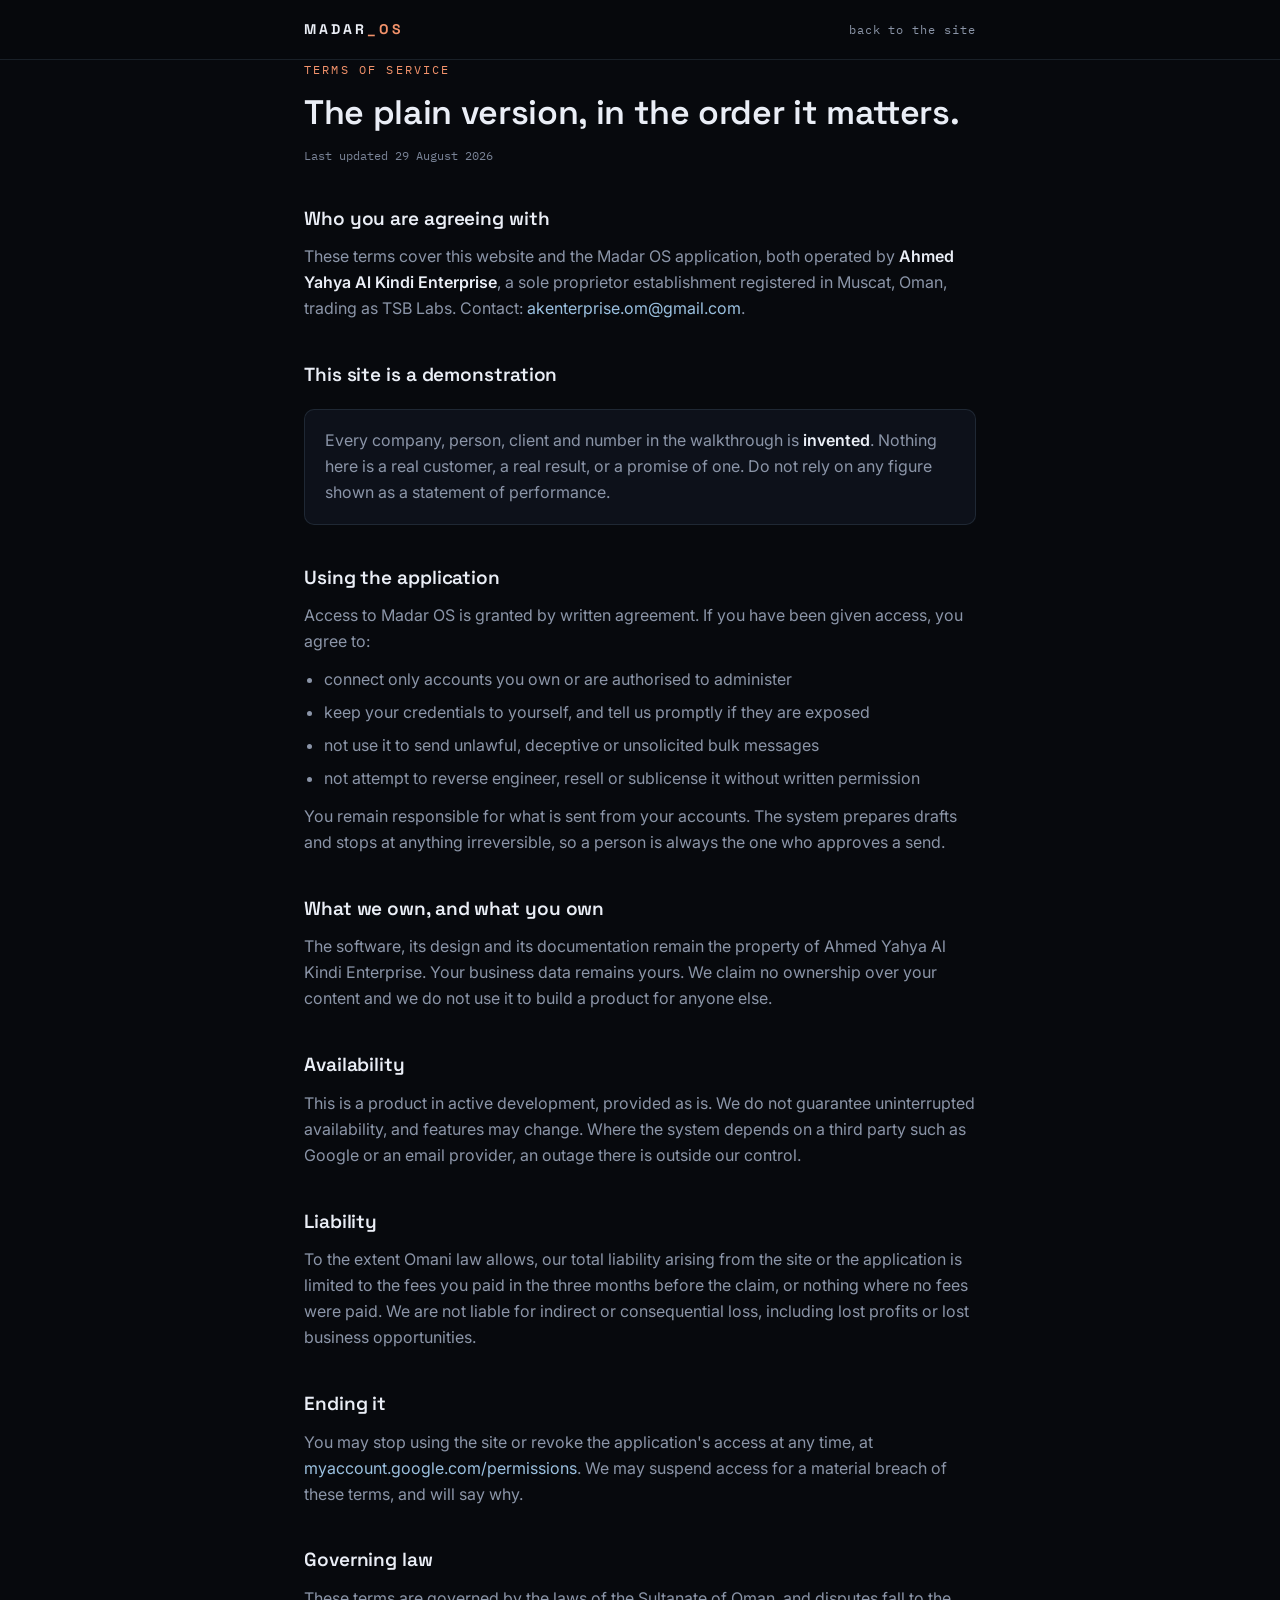
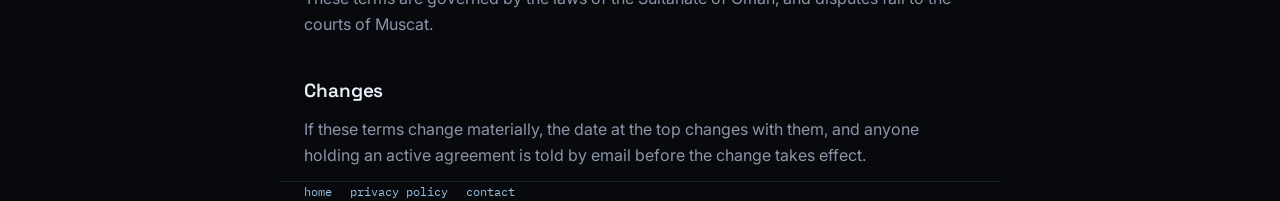
<file: terms.html>
<!doctype html>
<html lang="en">
<head>
<meta charset="utf-8">
<meta name="viewport" content="width=device-width, initial-scale=1">
<title>Terms of service · Madar OS</title>
<meta name="description" content="Terms covering the Madar OS demonstration site and the Madar OS application.">
<link rel="icon" type="image/svg+xml" href="/assets/favicon.svg">
<link rel="apple-touch-icon" href="/assets/apple-touch-icon.png">
<link rel="preconnect" href="https://fonts.googleapis.com">
<link rel="preconnect" href="https://fonts.gstatic.com" crossorigin>
<link href="https://fonts.googleapis.com/css2?family=Space+Grotesk:wght@400;500;600;700&family=Inter:wght@400;500;600&family=IBM+Plex+Mono:wght@400;500&display=swap" rel="stylesheet">
<style>
  :root{
    --void:#07090D; --panel:#0D111A; --panel-2:#151A23;
    --line:rgba(155,193,224,0.13); --line-3:rgba(155,193,224,0.28);
    --copper:#F2926B; --copper-dim:rgba(242,146,107,0.13); --ice:#9BC1E0;
    --text:#EAEEF6; --dim:#8B95A8; --faint:#7A8497;
    --display:"Space Grotesk",system-ui,sans-serif;
    --body:"Inter",system-ui,sans-serif;
    --mono:"IBM Plex Mono",ui-monospace,monospace;
  }
  *{margin:0;padding:0;box-sizing:border-box}
  body{background:var(--void);color:var(--text);font-family:var(--body);
    font-size:16px;line-height:1.62;-webkit-font-smoothing:antialiased}
  ::selection{background:var(--copper);color:#1a0f08}
  :focus-visible{outline:2px solid var(--copper);outline-offset:3px;border-radius:4px}
  .wrap{max-width:720px;margin:0 auto;padding:0 24px}
  a{color:var(--ice);text-decoration:none}
  a:hover{text-decoration:underline;text-underline-offset:3px}
  .top{border-bottom:1px solid var(--line);padding:18px 0;position:sticky;top:0;
    background:rgba(7,9,13,.9);backdrop-filter:blur(12px);z-index:20}
  .topin{display:flex;align-items:center;justify-content:space-between;gap:16px}
  .mark{font-family:var(--display);font-weight:700;letter-spacing:.22em;font-size:14px;color:var(--text)}
  .mark i{font-style:normal;color:var(--copper)}
  .back{font-family:var(--mono);font-size:12px;color:var(--dim);letter-spacing:.08em}
  main{padding:56px 0 88px}
  .eyebrow{font-family:var(--mono);font-size:12px;letter-spacing:.18em;text-transform:uppercase;
    color:var(--copper);margin-bottom:14px}
  h1{font-family:var(--display);font-size:34px;line-height:1.15;font-weight:600;letter-spacing:-.01em}
  .updated{font-family:var(--mono);font-size:12px;color:var(--faint);margin-top:14px}
  h2{font-family:var(--display);font-size:19px;font-weight:600;margin:38px 0 10px;letter-spacing:-.005em}
  p{color:var(--dim);margin:0 0 12px}
  ul{color:var(--dim);margin:0 0 12px 20px}
  li{margin-bottom:7px}
  strong{color:var(--text);font-weight:600}
  .box{background:var(--panel);border:1px solid var(--line);border-radius:10px;padding:18px 20px;margin:18px 0}
  footer{border-top:1px solid var(--line);padding:26px 0;font-family:var(--mono);
    font-size:12px;color:var(--faint);display:flex;gap:18px;flex-wrap:wrap}
</style>
</head>
<body>

<header class="top">
  <div class="wrap topin">
    <a class="mark" href="/">MADAR<i>_OS</i></a>
    <a class="back" href="/">back to the site</a>
  </div>
</header>

<main class="wrap">
  <div class="eyebrow">Terms of service</div>
  <h1>The plain version, in the order it matters.</h1>
  <p class="updated">Last updated 29 August 2026</p>

  <h2>Who you are agreeing with</h2>
  <p>These terms cover this website and the Madar OS application, both operated by
  <strong>Ahmed Yahya Al Kindi Enterprise</strong>, a sole proprietor establishment registered in
  Muscat, Oman, trading as TSB Labs. Contact:
  <a href="mailto:akenterprise.om@gmail.com">akenterprise.om@gmail.com</a>.</p>

  <h2>This site is a demonstration</h2>
  <div class="box">
    <p style="margin:0">Every company, person, client and number in the walkthrough is
    <strong>invented</strong>. Nothing here is a real customer, a real result, or a promise of one.
    Do not rely on any figure shown as a statement of performance.</p>
  </div>

  <h2>Using the application</h2>
  <p>Access to Madar OS is granted by written agreement. If you have been given access, you agree to:</p>
  <ul>
    <li>connect only accounts you own or are authorised to administer</li>
    <li>keep your credentials to yourself, and tell us promptly if they are exposed</li>
    <li>not use it to send unlawful, deceptive or unsolicited bulk messages</li>
    <li>not attempt to reverse engineer, resell or sublicense it without written permission</li>
  </ul>
  <p>You remain responsible for what is sent from your accounts. The system prepares drafts and
  stops at anything irreversible, so a person is always the one who approves a send.</p>

  <h2>What we own, and what you own</h2>
  <p>The software, its design and its documentation remain the property of Ahmed Yahya Al Kindi
  Enterprise. Your business data remains yours. We claim no ownership over your content and we do
  not use it to build a product for anyone else.</p>

  <h2>Availability</h2>
  <p>This is a product in active development, provided as is. We do not guarantee uninterrupted
  availability, and features may change. Where the system depends on a third party such as Google
  or an email provider, an outage there is outside our control.</p>

  <h2>Liability</h2>
  <p>To the extent Omani law allows, our total liability arising from the site or the application is
  limited to the fees you paid in the three months before the claim, or nothing where no fees were
  paid. We are not liable for indirect or consequential loss, including lost profits or lost
  business opportunities.</p>

  <h2>Ending it</h2>
  <p>You may stop using the site or revoke the application's access at any time, at
  <a href="https://myaccount.google.com/permissions" rel="noopener">myaccount.google.com/permissions</a>.
  We may suspend access for a material breach of these terms, and will say why.</p>

  <h2>Governing law</h2>
  <p>These terms are governed by the laws of the Sultanate of Oman, and disputes fall to the courts
  of Muscat.</p>

  <h2>Changes</h2>
  <p>If these terms change materially, the date at the top changes with them, and anyone holding an
  active agreement is told by email before the change takes effect.</p>
</main>

<footer class="wrap">
  <a href="/">home</a>
  <a href="/privacy.html">privacy policy</a>
  <a href="mailto:akenterprise.om@gmail.com">contact</a>
</footer>

<script defer src="/assets/cursor.js"></script>
</body>
</html>
</file>
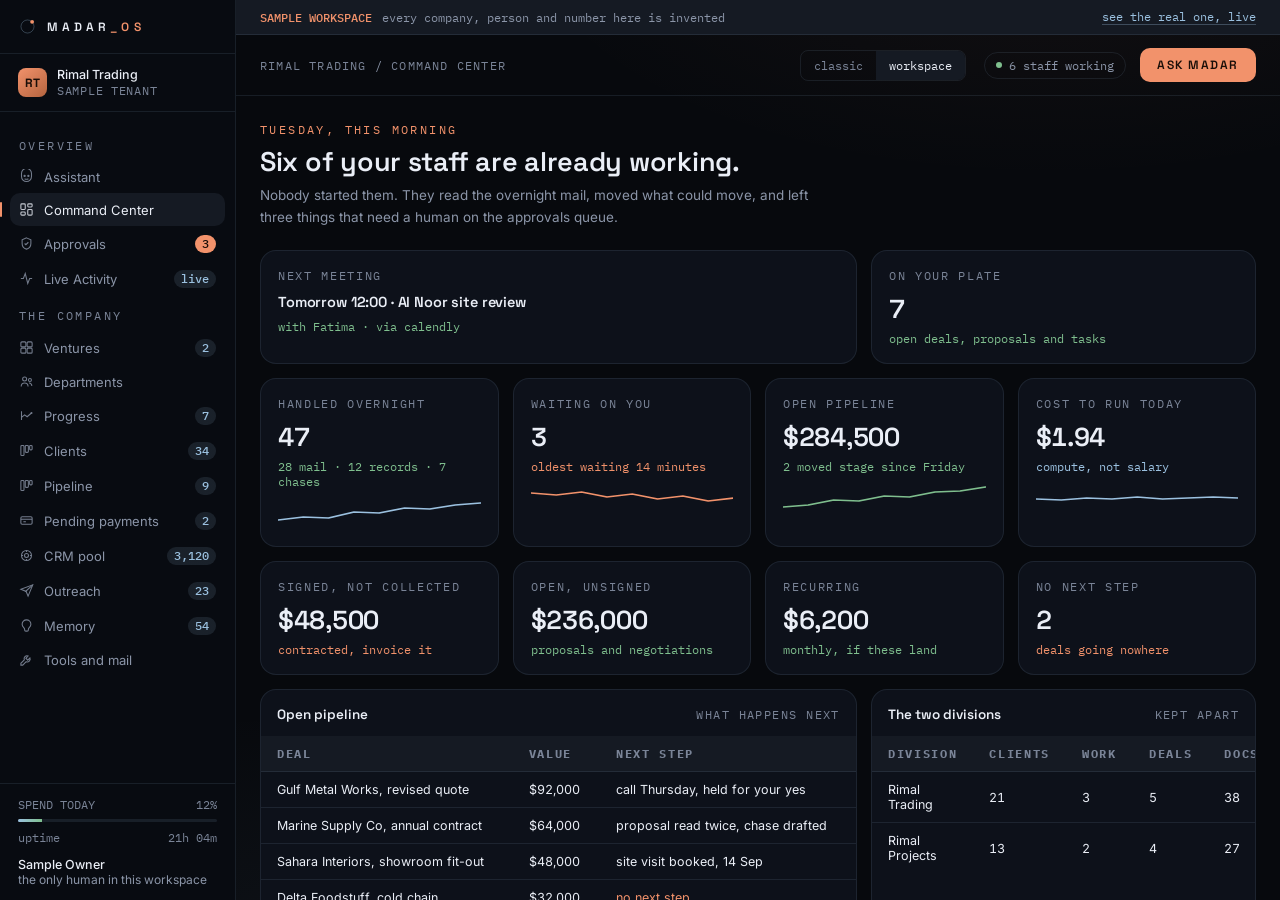
<file: workspace.html>
<!doctype html>
<html lang="en">
<head>
<meta charset="utf-8">
<meta name="viewport" content="width=device-width, initial-scale=1">
<title>Workspace · Madar OS by TSB Labs</title>
<meta name="description" content="A working Madar OS workspace: departments of AI staff, the approval ring, the live activity stream and the pipeline, running on a sample company you can click through.">
<link rel="icon" type="image/svg+xml" href="/assets/favicon.svg">
<meta property="og:title" content="Madar OS workspace · click through a running system">
<meta property="og:description" content="Departments, approvals, live activity and pipeline. The interface is real; the company in it is a sample.">
<meta property="og:type" content="website">
<link rel="preconnect" href="https://fonts.googleapis.com">
<link rel="preconnect" href="https://fonts.gstatic.com" crossorigin>
<link href="https://fonts.googleapis.com/css2?family=Space+Grotesk:wght@400;500;600;700&family=Inter:wght@400;500;600&family=IBM+Plex+Mono:wght@400;500&display=swap" rel="stylesheet">
<style>
  :root {
    --void:#07090D; --deep:#080B11; --panel: #0D111A; --panel-2:#151A23; --raise:#171D2C;
    --line:rgba(155,193,224,0.11); --line-2:rgba(155,193,224,0.2); --line-3:rgba(155,193,224,0.34);
    --copper:#F2926B; --copper-dim:rgba(242,146,107,0.13); --ice:#9BC1E0; --ice-dim:rgba(155,193,224,0.12);
    --text: #EAEEF6; --dim: #8B95A8; --faint: #7A8497;
    --ok:#7FBF8E; --warn:#D9B36A; --stop:#E08585;
    --display:"Space Grotesk",system-ui,sans-serif;
    --body:"Inter",system-ui,sans-serif;
    --mono:"IBM Plex Mono",ui-monospace,monospace;
    --r:16px; --r-s:10px;
    --ease:cubic-bezier(.2,.7,.3,1);
  }
  *{margin:0;padding:0;box-sizing:border-box}
  html,body{height:100%}
  body{background:var(--void);color:var(--text);font-family:var(--body);font-size:14px;overflow:hidden}
  ::selection{background:var(--copper);color:#1a0f08}
  :focus-visible{outline:2px solid var(--copper);outline-offset:3px;border-radius:4px}
  input,textarea,select{caret-color:var(--copper)}
  ::-webkit-scrollbar{width:9px;height:9px}
  ::-webkit-scrollbar-thumb{background:var(--line-2);border-radius:6px}
  ::-webkit-scrollbar-track{background:transparent}
  button{font:inherit;color:inherit;background:none;border:0;cursor:pointer}
  .num{font-variant-numeric:tabular-nums}

  /* ---------------------------------------------------------- boot */
  #boot{position:fixed;inset:0;z-index:90;background:var(--void);display:grid;place-items:center;transition:opacity .5s var(--ease),visibility .5s}
  #boot.gone{opacity:0;visibility:hidden}
  .bootin{text-align:center}
  .bootmark{font-family:var(--display);font-size:13px;letter-spacing:.5em;text-transform:uppercase;color:var(--text)}
  .bootmark em{font-style:normal;color:var(--copper)}
  .bootbar{width:190px;height:2px;background:var(--line);border-radius:2px;margin:22px auto 0;overflow:hidden}
  /* scaleX, not width: animating width forces layout every frame. Same
     pattern as start.html's .seg i, which had this right already. */
  .bootbar i{display:block;height:100%;width:100%;background:var(--copper);
    transform:scaleX(0);transform-origin:left;animation:fill 1.15s var(--ease) forwards}
  @keyframes fill{to{transform:scaleX(1)}}
  .bootlog{margin-top:16px;font-family:var(--mono);font-size:12px;color:var(--faint);height:16px}

  /* ---------------------------------------------------------- shell */
  .app{display:grid;grid-template-columns:236px 1fr;height:100vh;overflow:hidden;opacity:0;transition:opacity .6s var(--ease) .1s}
  .app.in{opacity:1}

  aside{background:var(--deep);border-right:1px solid var(--line);display:flex;flex-direction:column;min-height:0;min-width:0}
  .brand{display:flex;align-items:center;gap:10px;padding:17px 18px;border-bottom:1px solid var(--line)}
  .brand svg{flex:none}
  .brand .wm{font-family:var(--display);font-size:12px;letter-spacing:.34em;text-transform:uppercase;font-weight:600}
  .brand .wm em{font-style:normal;color:var(--copper)}
  .tenant{padding:13px 18px;border-bottom:1px solid var(--line);display:flex;align-items:center;gap:10px}
  .tenant .av{width:29px;height:29px;border-radius:8px;background-color:var(--copper);background-image:linear-gradient(140deg,var(--copper),#B4643F);display:grid;place-items:center;font-family:var(--display);font-size:12px;font-weight:700;color:#1A0E08;flex:none}
  .tenant .tn{font-size:12.5px;font-weight:500;line-height:1.3}
  .tenant .ts{font-family:var(--mono);font-size:12px;color:var(--faint);letter-spacing:.06em}

  nav{flex:1;overflow-y:auto;padding:14px 10px}
  .navlab{font-family:var(--mono);font-size:12px;letter-spacing:.2em;text-transform:uppercase;color:var(--faint);padding:12px 9px 7px}
  .nb{display:flex;align-items:center;gap:10px;width:100%;padding:8.5px 9px;border-radius:var(--r-s);color:var(--dim);text-align:left;font-size:13px;transition:background .16s,color .16s;position:relative}
  .nb:hover{background:var(--panel);color:var(--text)}
  .nb.on{background:var(--panel-2);color:var(--text)}
  .nb.on::before{content:"";position:absolute;left:-10px;top:9px;bottom:9px;width:2px;background:var(--copper);border-radius:2px}
  .nb svg{flex:none;opacity:.82}
  .nb .cnt{margin-left:auto;font-family:var(--mono);font-size:12px;padding:1.5px 7px;border-radius:20px;background:var(--copper);color:#1A0E08;font-weight:500}
  /* background-color has to be cleared as well as painted over: .cnt sets a
     solid copper behind this, and copper is for what needs you, never for the
     machine's own stream. */
  .nb .cnt.q{background-color:transparent;background-image:linear-gradient(var(--ice-dim),var(--ice-dim));color:var(--ice)}

  .sidefoot{border-top:1px solid var(--line);padding:13px 18px}
  .health{display:flex;justify-content:space-between;font-family:var(--mono);font-size:12px;color:var(--faint);margin-bottom:7px}
  .hbar{height:3px;background:var(--line);border-radius:3px;overflow:hidden}
  .hbar i{display:block;height:100%;width:94%;background:linear-gradient(90deg,var(--ice),var(--ok))}
  .sidefoot .who{margin-top:12px;font-size:12px;color:var(--dim)}
  .sidefoot .who b{color:var(--text);font-weight:500;display:block;font-size:12.5px}

  /* ---------------------------------------------------------- main */
  main{display:flex;flex-direction:column;min-width:0;min-height:0;background:
    radial-gradient(900px 420px at 78% -8%,rgba(242,146,107,.05),transparent 60%),
    radial-gradient(760px 380px at 8% 104%,rgba(155,193,224,.045),transparent 60%),var(--void)}
  .top{display:flex;align-items:center;gap:14px;padding:13px 24px;border-bottom:1px solid var(--line);flex:none}
  .crumb{font-family:var(--mono);font-size:12px;color:var(--faint);letter-spacing:.1em;text-transform:uppercase}
  .crumb b{color:var(--dim);font-weight:400}
  .top .gap{flex:1}
  .pulse{display:flex;align-items:center;gap:7px;font-family:var(--mono);font-size:12px;color:var(--dim);padding:5px 11px;border:1px solid var(--line);border-radius:20px}
  .dot{width:6px;height:6px;border-radius:50%;background:var(--ok);box-shadow:0 0 0 0 rgba(127,191,142,.6);animation:beat 2.4s infinite}
  @keyframes beat{0%{box-shadow:0 0 0 0 rgba(127,191,142,.5)}70%{box-shadow:0 0 0 7px rgba(127,191,142,0)}100%{box-shadow:0 0 0 0 rgba(127,191,142,0)}}
  .askbtn{font-family:var(--display);font-size:12px;letter-spacing:.13em;text-transform:uppercase;font-weight:600;background:var(--copper);color:#1A0E08;padding:9px 17px;border-radius:var(--r-s);transition:filter .16s,transform .16s}
  .askbtn:hover{filter:brightness(1.09);transform:translateY(-1px)}

  .scroll{flex:1;overflow-y:auto;padding:26px 24px 44px}
  .view{display:none;animation:rise .42s var(--ease)}
  .view.on{display:block}
  @keyframes rise{from{opacity:0;transform:translateY(9px)}to{opacity:1;transform:none}}

  .vh{margin-bottom:22px}
  .vk{font-family:var(--mono);font-size:12px;letter-spacing:.2em;text-transform:uppercase;color:var(--copper)}
  .vh h1{font-family:var(--display);font-size:27px;font-weight:600;letter-spacing:-.01em;margin-top:7px}
  .vh p{color:var(--dim);margin-top:6px;font-size:13.5px;max-width:64ch;line-height:1.6}

  .grid{display:grid;gap:14px}
  .g4{grid-template-columns:repeat(4,1fr)}
  .g2{grid-template-columns:1.55fr 1fr}
  .g2e{grid-template-columns:1fr 1fr}
  .card{background:var(--panel);border:1px solid var(--line);border-radius:var(--r);padding:17px}
  .card.pad0{padding:0;overflow:hidden}
  .ch{display:flex;align-items:center;gap:9px;margin-bottom:13px}
  .ch h3{font-family:var(--display);font-size:13.5px;font-weight:600}
  .ch .cl{font-family:var(--mono);font-size:12px;color:var(--faint);letter-spacing:.12em;text-transform:uppercase}
  .ch .gap{flex:1}

  .kpi .cl{font-family:var(--mono);font-size:12px;letter-spacing:.14em;text-transform:uppercase;color:var(--faint)}
  .kpi .v{font-family:var(--display);font-size:26px;font-weight:600;margin-top:9px;letter-spacing:-.01em}
  .kpi .d{font-family:var(--mono);font-size:12px;margin-top:5px;color:var(--ok)}
  .kpi .d.c{color:var(--copper)}
  .kpi .d.i{color:var(--ice)}
  .spark{margin-top:11px;height:26px;width:100%}

  table{width:100%;border-collapse:collapse}
  th,td{text-align:left;padding:10px 16px;font-size:12.5px;border-bottom:1px solid var(--line)}
  thead th{font-family:var(--mono);font-size:12px;letter-spacing:.14em;text-transform:uppercase;color:var(--faint);background:var(--panel-2)}
  tbody tr{transition:background .14s}
  tbody tr:hover{background:var(--panel-2)}
  tbody tr:last-child td{border-bottom:0}

  /* Mirrored from the product on 3 September, so the three views added there
     this week (Ventures, Pending payments, CRM pool) render here with the same
     grammar. The rule is that a prospect moving from this demo to the product
     must not meet a stranger. */
  .hero-num{font-family:var(--display);font-size:clamp(30px,4vw,44px);font-weight:600;letter-spacing:-.02em;margin-top:7px;font-variant-numeric:tabular-nums}
  .tw{overflow-x:auto;border:1px solid var(--line);border-radius:var(--r);background:var(--panel)}
  .tw table{min-width:560px}
  .payin{width:110px;font-family:var(--mono);font-size:12.5px;color:var(--text);background:var(--deep);border:1px solid var(--line-2);border-radius:var(--r-s);padding:7px 9px;font-variant-numeric:tabular-nums;transition:border-color .16s var(--ease)}
  .payin:focus{outline:none;border-color:var(--copper)}
  .payin:hover{border-color:var(--line-3)}
  .pbtn{font-family:var(--mono);font-size:11px;color:var(--dim);border:1px solid var(--line);border-radius:20px;padding:5px 12px;cursor:pointer;background:none;transition:color .16s var(--ease),border-color .16s var(--ease),background-color .16s var(--ease)}
  .pbtn:hover{border-color:var(--line-3);color:var(--text)}
  .pbtn.on{background:var(--copper);color:#1A0E08;border-color:transparent}
  .pbtn:disabled{opacity:.45;cursor:not-allowed}
  .owed{color:var(--copper)}
  .paysub{font-family:var(--mono);font-size:12px;color:var(--dim);margin-top:4px;max-width:34ch;line-height:1.5}
  .paid td{color:var(--faint)}
  .paid .owed{color:var(--ok)}
  .sc{background:var(--panel);border:1px solid var(--line);border-radius:var(--r);padding:13px;transition:border-color .18s var(--ease)}
  .sc:hover{border-color:var(--line-2)}
  .ledger{font-family:var(--mono);font-size:11.5px;color:var(--faint);line-height:1.8;margin-top:12px;padding-top:12px;border-top:1px solid var(--line)}
  .ledger b{color:var(--dim);font-weight:400}
  td.mono{font-family:var(--mono);font-size:12px;color:var(--dim)}
  .pill{display:inline-flex;align-items:center;gap:5px;font-family:var(--mono);font-size:12px;letter-spacing:.06em;padding:3px 10px;border-radius:20px;text-transform:uppercase}
  /* The tints below are painted as images, not as background-colour. They are
     a wash over the card, never the ground the glyph sits on, and declaring
     them as colour made every checker read 13% ice as solid ice. */
  .pill.run{background-image:linear-gradient(rgba(155,193,224,.13),rgba(155,193,224,.13));color:var(--ice)}
  .pill.wait{background-image:linear-gradient(rgba(217,179,106,.13),rgba(217,179,106,.13));color:var(--warn)}
  .pill.done{background-image:linear-gradient(rgba(127,191,142,.13),rgba(127,191,142,.13));color:var(--ok)}
  .pill.hold{background-image:linear-gradient(rgba(224,133,133,.13),rgba(224,133,133,.13));color:var(--stop)}
  .pill i{width:5px;height:5px;border-radius:50%;background:currentColor;display:block}

  /* approvals */
  .apv{border:1px solid var(--line);border-radius:var(--r);padding:15px;background:var(--panel);display:flex;gap:14px;align-items:flex-start;transition:border-color .18s,transform .18s,opacity .3s}
  .apv:hover{border-color:var(--line-2)}
  .apv.gone{opacity:0;transform:translateX(22px)}
  .apv .ic{width:34px;height:34px;border-radius:var(--r-s);background:var(--copper-dim);display:grid;place-items:center;flex:none;color:var(--copper)}
  .apv .bd{flex:1;min-width:0}
  .apv .t{font-size:13.5px;font-weight:500}
  .apv .s{color:var(--dim);font-size:12.5px;margin-top:4px;line-height:1.55}
  .apv .m{font-family:var(--mono);font-size:12px;color:var(--faint);margin-top:8px;letter-spacing:.04em}
  .apv .act{display:flex;gap:8px;flex:none;align-self:center}
  .ab{font-family:var(--display);font-size:12px;letter-spacing:.11em;text-transform:uppercase;font-weight:600;padding:8px 15px;border-radius:var(--r-s);transition:filter .16s,transform .16s}
  .ab.y{background:var(--copper);color:#1A0E08}
  .ab.n{border:1px solid var(--line-2);color:var(--dim)}
  .ab:hover{filter:brightness(1.1);transform:translateY(-1px)}
  .settled{font-family:var(--mono);font-size:12px;padding:8px 4px}
  .settled.y{color:var(--ok)} .settled.n{color:var(--stop)}

  /* activity stream */
  .stream{display:flex;flex-direction:column;gap:1px;font-family:var(--mono);font-size:12px;max-height:430px;overflow-y:auto}
  .ev{display:grid;grid-template-columns:64px 80px 1fr;gap:11px;padding:8px 12px;border-radius:7px;align-items:baseline;animation:slidein .34s var(--ease)}
  @keyframes slidein{from{opacity:0;transform:translateY(-6px)}to{opacity:1;transform:none}}
  .ev:nth-child(odd){background-image:linear-gradient(rgba(155,193,224,.022),rgba(155,193,224,.022))}
  .ev .ti{color:var(--faint);font-size:12px}
  .ev .ag{color:var(--copper);font-size:12px;letter-spacing:.04em;overflow:hidden;text-overflow:ellipsis;white-space:nowrap}
  .ev .tx{color:var(--dim);overflow:hidden;text-overflow:ellipsis;white-space:nowrap}
  .ev .tx b{color:var(--text);font-weight:500}
  .ev.ring .tx b{color:var(--warn)}

  /* staff */
  .staff{display:grid;grid-template-columns:repeat(auto-fill,minmax(210px,1fr));gap:12px}
  .sc{background:var(--panel);border:1px solid var(--line);border-radius:var(--r);padding:15px;transition:border-color .18s,transform .18s}
  .sc:hover{border-color:var(--line-2);transform:translateY(-2px)}
  .sc .r{display:flex;align-items:center;gap:9px}
  .sc .g{width:30px;height:30px;border-radius:var(--r-s);background-image:linear-gradient(var(--ice-dim),var(--ice-dim));color:var(--ice);display:grid;place-items:center;font-family:var(--display);font-size:12px;font-weight:700;flex:none}
  .sc .n{font-size:13px;font-weight:500}
  .sc .ro{font-family:var(--mono);font-size:12px;color:var(--faint);letter-spacing:.08em;text-transform:uppercase}
  .sc .task{margin-top:11px;font-size:12px;color:var(--dim);line-height:1.5;min-height:34px}
  .sc .ft{margin-top:11px;display:flex;align-items:center;justify-content:space-between}
  .sc .ex{font-family:var(--mono);font-size:12px;color:var(--faint)}

  /* pipeline */
  .kan{display:grid;grid-template-columns:repeat(4,1fr);gap:12px}
  .col{background:var(--panel);border:1px solid var(--line);border-radius:var(--r);padding:13px;min-height:250px}
  .col .h{display:flex;align-items:center;justify-content:space-between;margin-bottom:12px}
  .col .h span{font-family:var(--mono);font-size:12px;letter-spacing:.14em;text-transform:uppercase;color:var(--faint)}
  .col .h b{font-family:var(--mono);font-size:12px;color:var(--dim)}
  .deal{background:var(--panel-2);border:1px solid var(--line);border-radius:var(--r-s);padding:11px;margin-bottom:8px;transition:border-color .18s,transform .18s;cursor:default}
  .deal:hover{border-color:var(--line-3);transform:translateY(-2px)}
  .deal .c{font-size:12.5px;font-weight:500}
  .deal .v{font-family:var(--mono);font-size:12px;color:var(--copper);margin-top:5px}
  .deal .w{font-family:var(--mono);font-size:12px;color:var(--faint);margin-top:6px}

  .note{margin-top:20px;font-size:12.5px;color:var(--faint);border-left:2px solid var(--line-2);padding-left:13px;line-height:1.65;max-width:78ch}
  .note b{color:var(--dim);font-weight:500}

  .ribbon{flex:none;display:flex;flex-wrap:wrap;align-items:center;gap:10px;padding:9px 24px;background:var(--panel-2);border-bottom:1px solid var(--line);font-family:var(--mono);font-size:12px;color:var(--dim)}
  .ribbon b{color:var(--copper);font-weight:500}
  .ribbon .gap{flex:1}
  .ribbon a{color:var(--ice);text-decoration:none;border-bottom:1px solid rgba(155,193,224,.3)}

  @media (max-width:1080px){.g4{grid-template-columns:repeat(2,1fr)}.g2,.g2e{grid-template-columns:1fr}.kan{grid-template-columns:repeat(2,1fr)}}
  /* The breadcrumb repeats the highlighted nav item. Below this width the top
     bar has to hold the pulse and the ask button, so the crumb steps out. */
  @media (max-width:900px){.crumb{display:none}}
  /* Phone: the sidebar becomes a scrolling tab strip. Hiding it would leave a
     demo with no way to reach five of its six views, on the one device a
     founder actually hands to somebody across a table. */
  @media (max-width:760px){
    .app{grid-template-columns:1fr;grid-template-rows:auto 1fr}
    aside{flex-direction:row;flex-wrap:wrap;align-items:center;border-right:0;border-bottom:1px solid var(--line);min-width:0;overflow:hidden}
    .brand{border-bottom:0;flex:none;padding:11px 14px 11px 15px}
    .tenant{border-bottom:0;flex:1;padding:11px 15px 11px 0;justify-content:flex-end}
    .tenant .av{width:25px;height:25px;font-size:12px}
    .sidefoot,.navlab{display:none}
    nav{flex:none;flex-basis:100%;min-width:0;max-width:100%;display:flex;flex-direction:row;gap:5px;overflow-x:auto;padding:0 11px 9px;scrollbar-width:none}
    nav::-webkit-scrollbar{display:none}
    .nb{width:auto;flex:none;white-space:nowrap;padding:7px 12px;font-size:12.5px;border-radius:20px;border:1px solid var(--line)}
    .nb.on{border-color:var(--line-3)}
    .nb.on::before{display:none}
    .nb svg{display:none}
    .top{padding:11px 15px}
    .ribbon{padding:8px 15px;gap:5px}
    .g4,.g2,.g2e,.kan{grid-template-columns:1fr}
    .scroll{padding:18px 15px 36px}
    .vh h1{font-size:22px}
    .vh p{max-width:none}
    /* A card is a grid item, so it takes the min-content width of whatever it
       holds. A nowrap table inside one therefore drags the whole view off the
       right of the phone: the Context Graph slid 35px sideways. The table is
       the thing that scrolls; the card stays the width of the screen. */
    .card{min-width:0}
    .apv{flex-wrap:wrap}
    .apv .act{flex-basis:100%;justify-content:flex-start}
    .ev{grid-template-columns:62px 74px 1fr;gap:8px}
    /* On a phone a truncated event stream is unreadable, so the text wraps
       instead of being cut at the ellipsis. */
    .ev .tx{white-space:normal;overflow:visible}
    table{display:block;overflow-x:auto;white-space:nowrap}
  }
  .modesw{display:flex;border:1px solid var(--line);border-radius:8px;overflow:hidden;margin-right:4px}
  .modesw a{padding:7px 13px;font-family:var(--mono);font-size:12px;color:var(--faint);text-decoration:none;
    transition:color .16s cubic-bezier(.16,1,.3,1),background-color .16s cubic-bezier(.16,1,.3,1)}
  .modesw a.on{background:var(--panel-2);color:var(--text)}
  .modesw a:hover{color:var(--text)}
  /* ── assistant view ──────────────────────────────────────────────── */
  .asnote{margin-top:10px;font-family:var(--mono);font-size:12px;color:var(--faint);letter-spacing:.03em}
  #asChat{margin-top:18px;display:flex;flex-direction:column;gap:10px}
  .asb{max-width:62ch;padding:12px 16px;border-radius:10px;font-size:13.5px;line-height:1.65}
  .asb.me{align-self:flex-end;background:var(--panel-2);color:var(--text);border:1px solid var(--line)}
  .asb.os{align-self:flex-start;background:var(--panel);border:1px solid var(--line);color:var(--dim)}
  .aschips{display:flex;flex-wrap:wrap;gap:8px;margin-top:18px}
  .aschip{font-family:var(--mono);font-size:12px;color:var(--dim);background:none;
    border:1px solid var(--line);border-radius:18px;padding:8px 14px;cursor:pointer;
    transition:border-color .16s cubic-bezier(.16,1,.3,1),color .16s cubic-bezier(.16,1,.3,1),transform .12s cubic-bezier(.16,1,.3,1)}
  .aschip:hover{border-color:var(--line-2);color:var(--text)}
  .aschip:active{transform:scale(.97)}
  .askrow{display:flex;gap:10px;margin-top:12px}
  .askrow input{flex:1;background:var(--panel);border:1px solid var(--line);border-radius:9px;
    padding:13px 16px;color:var(--text);font-family:var(--body);font-size:14px}
  .askrow input::placeholder{color:var(--faint)}
  .askrow input:focus{outline:none;border-color:rgba(242,146,107,.5)}
  @media (prefers-reduced-motion:reduce){*{animation:none!important;transition:none!important}}
</style>
</head>
<body>

<div id="boot"><div class="bootin">
  <div class="bootmark">madar<em>_os</em></div>
  <div class="bootbar"><i></i></div>
  <div class="bootlog" id="blog">waking the context graph</div>
</div></div>

<div class="app" id="app">

  <aside>
    <div class="brand">
      <svg width="19" height="19" viewBox="0 0 64 64" aria-hidden="true">
        <circle cx="32" cy="32" r="22" fill="none" stroke="#9BC1E0" stroke-opacity=".33" stroke-width="3"/>
        <circle cx="47.6" cy="16.4" r="6.5" fill="#F2926B"/>
      </svg>
      <span class="wm">madar<em>_os</em></span>
    </div>

    <div class="tenant">
      <div class="av">RT</div>
      <div><div class="tn">Rimal Trading</div><div class="ts">SAMPLE TENANT</div></div>
    </div>

    <nav id="nav">
      <div class="navlab">Overview</div>
      <button class="nb" data-v="assistant">
        <svg width="15" height="15" viewBox="0 0 24 24" fill="none" stroke="currentColor" stroke-width="1.7"><path d="M4 6a8 8 0 1116 0v5a8 8 0 11-16 0z" transform="translate(0 1)"/><circle cx="9" cy="11" r="1"/><circle cx="15" cy="11" r="1"/><path d="M9 15.5c1.8 1.2 4.2 1.2 6 0"/></svg>
        Assistant</button>
      <button class="nb on" data-v="center">
        <svg width="15" height="15" viewBox="0 0 24 24" fill="none" stroke="currentColor" stroke-width="1.7"><rect x="3" y="3" width="7" height="9" rx="1.5"/><rect x="14" y="3" width="7" height="5" rx="1.5"/><rect x="14" y="12" width="7" height="9" rx="1.5"/><rect x="3" y="16" width="7" height="5" rx="1.5"/></svg>
        Command Center</button>
      <button class="nb" data-v="approvals">
        <svg width="15" height="15" viewBox="0 0 24 24" fill="none" stroke="currentColor" stroke-width="1.7"><path d="M12 3l7 3v6c0 4.4-3 8-7 9-4-1-7-4.6-7-9V6z"/><path d="M9 12l2 2 4-4"/></svg>
        Approvals <span class="cnt" id="apvCount">3</span></button>
      <button class="nb" data-v="activity">
        <svg width="15" height="15" viewBox="0 0 24 24" fill="none" stroke="currentColor" stroke-width="1.7"><path d="M3 12h4l3-8 4 16 3-8h4"/></svg>
        Live Activity <span class="cnt q">live</span></button>

      <div class="navlab">The company</div>
      <button class="nb" data-v="ventures">
        <svg width="15" height="15" viewBox="0 0 24 24" fill="none" stroke="currentColor" stroke-width="1.7"><rect x="3" y="3" width="8" height="8" rx="1.6"/><rect x="13" y="3" width="8" height="8" rx="1.6"/><rect x="3" y="13" width="8" height="8" rx="1.6"/><rect x="13" y="13" width="8" height="8" rx="1.6"/></svg>
        Ventures <span class="cnt q">2</span></button>
      <button class="nb" data-v="staff">
        <svg width="15" height="15" viewBox="0 0 24 24" fill="none" stroke="currentColor" stroke-width="1.7"><circle cx="9" cy="8" r="3.2"/><path d="M3.5 20c0-3.3 2.5-5.6 5.5-5.6s5.5 2.3 5.5 5.6"/><circle cx="17.5" cy="9.5" r="2.4"/><path d="M16 14.6c2.6-.4 4.5 1.7 4.5 4.4"/></svg>
        Departments</button>
      <button class="nb" data-v="progress">
        <svg width="15" height="15" viewBox="0 0 24 24" fill="none" stroke="currentColor" stroke-width="1.7"><path d="M4 19V5M4 15l5-4 4 3 7-6"/><circle cx="20" cy="8" r="1.6" fill="currentColor" stroke="none"/></svg>
        Progress <span class="cnt q">7</span></button>
      <button class="nb" data-v="clients">
        <svg width="15" height="15" viewBox="0 0 24 24" fill="none" stroke="currentColor" stroke-width="1.7"><rect x="3" y="4" width="5" height="16" rx="1.4"/><rect x="10" y="4" width="5" height="11" rx="1.4"/><rect x="17" y="4" width="4" height="7" rx="1.4"/></svg>
        Clients <span class="cnt q">34</span></button>
      <button class="nb" data-v="pipeline">
        <svg width="15" height="15" viewBox="0 0 24 24" fill="none" stroke="currentColor" stroke-width="1.7"><rect x="3" y="4" width="5" height="16" rx="1.4"/><rect x="10" y="4" width="5" height="11" rx="1.4"/><rect x="17" y="4" width="4" height="7" rx="1.4"/></svg>
        Pipeline <span class="cnt q">9</span></button>
      <button class="nb" data-v="payments">
        <svg width="15" height="15" viewBox="0 0 24 24" fill="none" stroke="currentColor" stroke-width="1.7"><rect x="3" y="6" width="18" height="12" rx="2"/><path d="M3 10h18"/><path d="M7 14h4"/></svg>
        Pending payments <span class="cnt q">2</span></button>
      <button class="nb" data-v="crm">
        <svg width="15" height="15" viewBox="0 0 24 24" fill="none" stroke="currentColor" stroke-width="1.7"><circle cx="12" cy="12" r="8"/><circle cx="12" cy="12" r="3.2"/><path d="M12 4v2.5M12 17.5V20M4 12h2.5M17.5 12H20"/></svg>
        CRM pool <span class="cnt q">3,120</span></button>
      <button class="nb" data-v="outreach">
        <svg width="15" height="15" viewBox="0 0 24 24" fill="none" stroke="currentColor" stroke-width="1.7"><path d="M22 3L10 14"/><path d="M22 3l-7.5 18-3-7.5L3 10z"/></svg>
        Outreach <span class="cnt q">23</span></button>
      <button class="nb" data-v="memory">
        <svg width="15" height="15" viewBox="0 0 24 24" fill="none" stroke="currentColor" stroke-width="1.7"><path d="M12 3a7 7 0 017 7c0 2.4-1.2 4.1-2.6 5.4-.9.9-1.4 1.6-1.4 2.6v1a2 2 0 01-2 2h-2a2 2 0 01-2-2v-1c0-1-.5-1.7-1.4-2.6C6.2 14.1 5 12.4 5 10a7 7 0 017-7z"/></svg>
        Memory <span class="cnt q">54</span></button>
      <button class="nb" data-v="tools">
        <svg width="15" height="15" viewBox="0 0 24 24" fill="none" stroke="currentColor" stroke-width="1.7"><path d="M14.5 6.5a4.6 4.6 0 00-6 6L3 18v3h3l5.5-5.5a4.6 4.6 0 006-6L14 13l-3-3z"/></svg>
        Tools and mail</button>
    </nav>

    <div class="sidefoot">
      <div class="health"><span>SPEND TODAY</span><span class="num">12%</span></div>
      <div class="hbar"><i style="width:12%"></i></div>
      <div class="health" style="margin-top:8px"><span>uptime</span><span class="num">21h 04m</span></div>
      <div class="who"><b>Sample Owner</b>the only human in this workspace</div>
    </div>
  </aside>

  <main>
    <div class="ribbon">
      <b>SAMPLE WORKSPACE</b><span>every company, person and number here is invented</span>
      <span class="gap"></span>
      <a href="https://calendly.com/ahmedyahyak/20mins" target="_blank" rel="noopener">see the real one, live</a>
    </div>

    <div class="top">
      <div class="crumb">Rimal Trading <b>/</b> <span id="crumbNow">Command Center</span></div>
      <span class="gap"></span>
      <div class="modesw" aria-label="Interface mode"><a href="os.html">classic</a><a class="on" href="workspace.html">workspace</a></div>
      <div class="pulse"><span class="dot"></span><span id="pulseTxt">6 staff working</span></div>
      <button class="askbtn" id="askBtn">Ask Madar</button>
    </div>

    <div class="scroll" id="scroll">

      <!-- ================================================ ASSISTANT -->
      <section class="view" id="v-assistant">
        <div class="vh">
          <div class="vk">Assistant</div>
          <h1>I know this business.</h1>
          <p>Your clients, your rules, your voice, and what has already been sent.
            Ask me something, or tell me to do something. Anything irreversible
            stops for your approval first.</p>
        </div>
        <div class="grid g4">
          <div class="card kpi"><div class="cl">Clients on the book</div><div class="v num">34</div></div>
          <div class="card kpi"><div class="cl">People emailed</div><div class="v num">62</div></div>
          <div class="card kpi"><div class="cl">Awaiting reply</div><div class="v num">9</div></div>
          <div class="card kpi"><div class="cl">Held for your yes</div><div class="v num">3</div></div>
        </div>
        <div class="asnote">In the live product this row is read from your CRM and the outreach ledger, never typed in.</div>
        <div id="asChat"></div>
        <div class="aschips" id="asChips">
          <button class="aschip">who did we email and has anyone replied</button>
          <button class="aschip">what is waiting on me right now</button>
          <button class="aschip">summarise the pipeline by brand</button>
          <button class="aschip">what did you do overnight</button>
        </div>
        <div class="askrow">
          <input id="asInput" type="text" placeholder="ask anything, or give it work to do" aria-label="Ask the assistant">
          <button class="askbtn" id="asSend">Send</button>
        </div>
      </section>

      <!-- ================================================== COMMAND -->
      <section class="view on" id="v-center">
        <div class="vh">
          <div class="vk">Tuesday, this morning</div>
          <h1>Six of your staff are already working.</h1>
          <p>Nobody started them. They read the overnight mail, moved what could move, and left three things that need a human on the approvals queue.</p>
        </div>

        <div class="grid g2" style="margin-bottom:14px">
          <div class="card kpi"><div class="cl">Next meeting</div>
            <div class="v" style="font-size:14.5px;line-height:1.5">Tomorrow 12:00 · Al Noor site review</div>
            <div class="d">with Fatima · via calendly</div></div>
          <div class="card kpi"><div class="cl">On your plate</div>
            <div class="v num">7</div>
            <div class="d">open deals, proposals and tasks</div></div>
        </div>

        <div class="grid g4">
          <div class="card kpi"><div class="cl">Handled overnight</div><div class="v num">47</div><div class="d">28 mail · 12 records · 7 chases</div><svg class="spark" viewBox="0 0 120 26" preserveAspectRatio="none"><polyline points="0,20 15,17 30,18 45,12 60,13 75,8 90,9 105,5 120,3" fill="none" stroke="#9BC1E0" stroke-width="1.6" stroke-linecap="round"/></svg></div>
          <div class="card kpi"><div class="cl">Waiting on you</div><div class="v num">3</div><div class="d c">oldest waiting 14 minutes</div><svg class="spark" viewBox="0 0 120 26" preserveAspectRatio="none"><polyline points="0,8 15,10 30,7 45,12 60,9 75,14 90,11 105,16 120,13" fill="none" stroke="#F2926B" stroke-width="1.6" stroke-linecap="round"/></svg></div>
          <div class="card kpi"><div class="cl">Open pipeline</div><div class="v num">$284,500</div><div class="d">2 moved stage since Friday</div><svg class="spark" viewBox="0 0 120 26" preserveAspectRatio="none"><polyline points="0,22 15,20 30,15 45,16 60,11 75,12 90,7 105,6 120,2" fill="none" stroke="#7FBF8E" stroke-width="1.6" stroke-linecap="round"/></svg></div>
          <div class="card kpi"><div class="cl">Cost to run today</div><div class="v num">$1.94</div><div class="d i">compute, not salary</div><svg class="spark" viewBox="0 0 120 26" preserveAspectRatio="none"><polyline points="0,14 15,15 30,13 45,14 60,12 75,14 90,13 105,12 120,13" fill="none" stroke="#9BC1E0" stroke-width="1.6" stroke-linecap="round"/></svg></div>
        </div>

        <!-- The business, on the same page as the machine. Mirrors the product:
             a contract and a proposal are not the same money, so signed and
             uncollected is never added to open and unsigned. The $284,500 above
             is the sum of the first two tiles here. -->
        <div class="grid g4" style="margin-top:14px">
          <div class="card kpi"><div class="cl">Signed, not collected</div><div class="v num" id="ccSigned">$48,500</div><div class="d c">contracted, invoice it</div></div>
          <div class="card kpi"><div class="cl">Open, unsigned</div><div class="v num">$236,000</div><div class="d">proposals and negotiations</div></div>
          <div class="card kpi"><div class="cl">Recurring</div><div class="v num">$6,200</div><div class="d">monthly, if these land</div></div>
          <div class="card kpi"><div class="cl">No next step</div><div class="v num">2</div><div class="d c">deals going nowhere</div></div>
        </div>

        <div class="grid g2" style="margin-top:14px">
          <div class="card pad0">
            <div class="ch" style="padding:16px 16px 0"><h3>Open pipeline</h3><span class="gap"></span><span class="cl">what happens next</span></div>
            <table>
              <thead><tr><th>Deal</th><th>Value</th><th>Next step</th></tr></thead>
              <tbody>
                <tr><td>Gulf Metal Works, revised quote</td><td class="num">$92,000</td><td>call Thursday, held for your yes</td></tr>
                <tr><td>Marine Supply Co, annual contract</td><td class="num">$64,000</td><td>proposal read twice, chase drafted</td></tr>
                <tr><td>Sahara Interiors, showroom fit-out</td><td class="num">$48,000</td><td>site visit booked, 14 Sep</td></tr>
                <tr><td>Delta Foodstuff, cold chain</td><td class="num">$32,000</td><td style="color:var(--copper)">no next step</td></tr>
              </tbody>
            </table>
          </div>
          <div class="card pad0">
            <div class="ch" style="padding:16px 16px 0"><h3>The two divisions</h3><span class="gap"></span><span class="cl">kept apart</span></div>
            <table>
              <thead><tr><th>Division</th><th>Clients</th><th>Work</th><th>Deals</th><th>Docs</th></tr></thead>
              <tbody>
                <tr><td>Rimal Trading</td><td class="num">21</td><td class="num">3</td><td class="num">5</td><td class="num">38</td></tr>
                <tr><td>Rimal Projects</td><td class="num">13</td><td class="num">2</td><td class="num">4</td><td class="num">27</td></tr>
              </tbody>
            </table>
          </div>
        </div>

        <div class="grid g2" style="margin-top:14px">
          <div class="card">
            <div class="ch"><h3>Work cleared, hour by hour</h3><span class="gap"></span><span class="cl">last 12 hours</span></div>
            <svg viewBox="0 0 640 200" style="width:100%;height:200px" preserveAspectRatio="none" aria-label="Work cleared per hour">
              <defs>
                <linearGradient id="fillA" x1="0" y1="0" x2="0" y2="1">
                  <stop offset="0%" stop-color="#F2926B" stop-opacity=".30"/><stop offset="100%" stop-color="#F2926B" stop-opacity="0"/>
                </linearGradient>
              </defs>
              <line x1="0" y1="50" x2="640" y2="50" stroke="rgba(155,193,224,.08)"/>
              <line x1="0" y1="100" x2="640" y2="100" stroke="rgba(155,193,224,.08)"/>
              <line x1="0" y1="150" x2="640" y2="150" stroke="rgba(155,193,224,.08)"/>
              <path d="M0,170 L58,158 L116,163 L174,138 L232,142 L290,110 L348,118 L406,74 L464,86 L522,52 L580,60 L640,34 L640,200 L0,200 Z" fill="url(#fillA)"/>
              <polyline points="0,170 58,158 116,163 174,138 232,142 290,110 348,118 406,74 464,86 522,52 580,60 640,34" fill="none" stroke="#F2926B" stroke-width="2.2" stroke-linejoin="round" stroke-linecap="round"/>
              <polyline points="0,186 58,182 116,184 174,176 232,178 290,168 348,171 406,160 464,164 522,154 580,157 640,150" fill="none" stroke="#9BC1E0" stroke-width="1.6" stroke-opacity=".65" stroke-dasharray="4 4"/>
            </svg>
            <div style="display:flex;gap:18px;margin-top:10px;font-family:var(--mono);font-size:12px;color:var(--faint)">
              <span style="color:#F2926B">· work cleared</span><span style="color:#9BC1E0">··· approvals asked</span>
            </div>
          </div>

          <div class="card">
            <div class="ch"><h3>Where the hours went</h3></div>
            <div style="display:grid;place-items:center;padding:6px 0 2px">
              <svg width="168" height="168" viewBox="0 0 168 168" aria-label="Work split by department">
                <circle cx="84" cy="84" r="63.6" fill="none" stroke="#171D2C" stroke-width="22"/>
                <circle cx="84" cy="84" r="63.6" fill="none" stroke="#F2926B" stroke-width="22" stroke-dasharray="152 248" stroke-dashoffset="100" stroke-linecap="round"/>
                <circle cx="84" cy="84" r="63.6" fill="none" stroke="#9BC1E0" stroke-width="22" stroke-dasharray="108 292" stroke-dashoffset="-52" stroke-linecap="round"/>
                <circle cx="84" cy="84" r="63.6" fill="none" stroke="#7FBF8E" stroke-width="22" stroke-dasharray="76 324" stroke-dashoffset="-160" stroke-linecap="round"/>
                <text x="84" y="81.6" text-anchor="middle" style="font-family:var(--display);font-size:24px;font-weight:600;fill:#EAEEF6">47</text>
                <text x="84" y="100" text-anchor="middle" style="font-family:var(--mono);font-size:12px;fill:#7A8497;letter-spacing:.1em">TASKS</text>
              </svg>
            </div>
            <div style="display:flex;flex-direction:column;gap:7px;margin-top:12px;font-family:var(--mono);font-size:12px">
              <div style="display:flex;justify-content:space-between"><span style="color:#F2926B">■ Sales and follow up</span><span class="num" style="color:var(--dim)">18</span></div>
              <div style="display:flex;justify-content:space-between"><span style="color:#9BC1E0">■ Finance and records</span><span class="num" style="color:var(--dim)">13</span></div>
              <div style="display:flex;justify-content:space-between"><span style="color:#7FBF8E">■ Support and inbox</span><span class="num" style="color:var(--dim)">9</span></div>
              <div style="display:flex;justify-content:space-between"><span style="color:var(--faint)">■ Everything else</span><span class="num" style="color:var(--dim)">7</span></div>
            </div>
          </div>
        </div>

        <div class="card pad0" style="margin-top:14px">
          <div class="ch" style="padding:16px 16px 0"><h3>What ran while you slept</h3><span class="gap"></span><span class="cl">newest first</span></div>
          <table>
            <thead><tr><th>Time</th><th>Department</th><th>Work</th><th>Outcome</th></tr></thead>
            <tbody>
              <tr><td class="mono">07:42</td><td>Sales</td><td>Replied to Gulf Metal on the revised quote</td><td><span class="pill wait"><i></i>needs you</span></td></tr>
              <tr><td class="mono">07:15</td><td>Finance</td><td>Matched 9 payments against open invoices</td><td><span class="pill done"><i></i>cleared</span></td></tr>
              <tr><td class="mono">06:58</td><td>Support</td><td>Answered 4 delivery questions from the inbox</td><td><span class="pill done"><i></i>cleared</span></td></tr>
              <tr><td class="mono">06:30</td><td>Operations</td><td>Flagged 2 orders short on stock for next week</td><td><span class="pill run"><i></i>working</span></td></tr>
              <tr><td class="mono">05:04</td><td>Finance</td><td>Drafted the chase for invoice 2214, 31 days late</td><td><span class="pill wait"><i></i>needs you</span></td></tr>
              <tr><td class="mono">02:20</td><td>System</td><td>Nightly backup, restore verified not assumed</td><td><span class="pill done"><i></i>cleared</span></td></tr>
            </tbody>
          </table>
        </div>
      </section>

      <!-- ================================================ APPROVALS -->
      <section class="view" id="v-approvals">
        <div class="vh">
          <div class="vk">The permission ring</div>
          <h1>Nothing leaves without you.</h1>
          <p>Your staff can read anything you have granted. Sending, paying and posting stop here. Try approving one, or holding it, and watch the queue answer.</p>
        </div>
        <div id="apvList" style="display:flex;flex-direction:column;gap:11px"></div>
        <div class="note"><b>Why this exists.</b> An assistant that can act without asking is a liability the first time it is wrong or is tricked into it. The ring is enforced in code, and the order it checks in is covered by automated tests, including the case where a trusted workspace must still refuse a forbidden action.</div>
      </section>

      <!-- ================================================= ACTIVITY -->
      <section class="view" id="v-activity">
        <div class="vh">
          <div class="vk">Live activity</div>
          <h1>Watch it work.</h1>
          <p>Every tool call, as it happens, naming the thing it touched. Credentials are never shown, by design. This is the same stream your own deployment writes.</p>
        </div>
        <div class="card"><div class="ch"><h3>Event stream</h3><span class="gap"></span><span class="pulse" style="padding:3px 9px"><span class="dot"></span>streaming</span></div>
          <div class="stream" id="stream"></div>
        </div>
        <div class="note"><b>Catchable while it happens.</b> A wrong move is visible in the second it occurs, not discovered in an audit three months later.</div>
      </section>

      <!-- ==================================================== STAFF -->
      <!-- ================================================== VENTURES
           Mirrors the product's Ventures view. The sample tenant has two
           divisions where the product has four companies; the grammar is the
           same: each keeps its own clients, work, pipeline and documents. -->
      <section class="view" id="v-ventures">
        <div class="vh">
          <div class="vk">Ventures</div>
          <h1>Two divisions, kept apart on purpose.</h1>
          <p>Each owns its own clients, work, pipeline and documents. They are
            separated here because they are separated in reality: a trading quote
            filed under a projects client is the one mistake that cannot be walked
            back.</p>
        </div>
        <div class="grid g2e" style="margin-bottom:26px">
          <div class="sc">
            <div style="font-weight:600;margin-bottom:8px">Rimal Trading</div>
            <div style="font-family:var(--mono);font-size:12px;color:var(--dim);line-height:1.9">5 open deals<br>21 clients<br>3 projects<br>38 documents</div>
            <div style="font-family:var(--mono);font-size:12px;color:var(--copper);margin-top:8px">$156,000 open  +$4,400/mo</div>
          </div>
          <div class="sc">
            <div style="font-weight:600;margin-bottom:8px">Rimal Projects</div>
            <div style="font-family:var(--mono);font-size:12px;color:var(--dim);line-height:1.9">4 open deals<br>13 clients<br>2 projects<br>27 documents</div>
            <div style="font-family:var(--mono);font-size:12px;color:var(--copper);margin-top:8px">$128,500 open  +$1,800/mo</div>
          </div>
        </div>

        <div class="vh">
          <div class="vk">Work in flight</div>
          <h1>What is actually being built.</h1>
        </div>
        <div class="tw" style="margin-bottom:26px"><table>
          <thead><tr><th>Division</th><th>Project</th><th>Client</th><th>Stage</th><th>Due</th></tr></thead>
          <tbody>
            <tr><td>Projects</td><td>Showroom fit-out, phase 2</td><td>Sahara Interiors</td><td style="color:var(--ok)">in progress</td><td class="num">28 Sep</td></tr>
            <tr><td>Trading</td><td>Cold chain supply setup</td><td>Delta Foodstuff</td><td style="color:var(--warn)">waiting on client</td><td class="num">10 Oct</td></tr>
            <tr><td>Trading</td><td>Annual steel schedule</td><td>Gulf Metal Works</td><td style="color:var(--ok)">in progress</td><td class="num">15 Oct</td></tr>
            <tr><td>Projects</td><td>Warehouse racking</td><td>Harbour Logistics</td><td>scoping</td><td class="num">tbc</td></tr>
            <tr><td>Trading</td><td>Print consumables contract</td><td>Falcon Print</td><td style="color:var(--copper)">held for your yes</td><td class="num">7 Sep</td></tr>
          </tbody>
        </table></div>

        <div class="vh">
          <div class="vk">Open pipeline</div>
          <h1>Money that has not landed yet, and what happens next.</h1>
          <p>A deal with no next step is not a pipeline entry, it is a hope. That
            column is the one worth reading first.</p>
        </div>
        <div class="tw"><table>
          <thead><tr><th>Division</th><th>Deal</th><th>Stage</th><th>Value</th><th>Next step</th></tr></thead>
          <tbody>
            <tr><td>Trading</td><td>Gulf Metal Works, revised quote</td><td>negotiation</td><td class="num">$92,000</td><td>call Thursday, held for your yes</td></tr>
            <tr><td>Trading</td><td>Marine Supply Co, annual contract</td><td>proposal</td><td class="num">$64,000</td><td>chase drafted, sends at 09:00</td></tr>
            <tr><td>Projects</td><td>Sahara Interiors, showroom fit-out</td><td>proposal</td><td class="num">$48,000</td><td>site visit 14 Sep</td></tr>
            <tr><td>Trading</td><td>Delta Foodstuff, cold chain</td><td>lead</td><td class="num">$32,000</td><td style="color:var(--copper)">no next step</td></tr>
            <tr><td>Projects</td><td>Coast Fitout, second office</td><td>lead</td><td class="num">unpriced</td><td style="color:var(--copper)">no next step</td></tr>
          </tbody>
        </table></div>
      </section>

      <!-- ================================================== PAYMENTS
           Mirrors the product's Pending payments view, including the one thing
           that writes: recording money received. The box takes the RUNNING
           TOTAL received, not this instalment, so a retry cannot double count.
           Everything below is a sample and resets when the page is reloaded. -->
      <section class="view" id="v-payments">
        <div class="vh">
          <div class="vk">Pending payments</div>
          <h1 class="hero-num"><span id="payHero">$48,500</span></h1>
          <p>Signed and not yet collected. A won deal with nothing received is a
            promise, not revenue, and the gap between the two is the work. This
            page exists because the board counted them as the same thing.</p>
        </div>
        <div class="tw"><table>
          <thead><tr><th>Deal</th><th>Client</th><th>Value</th><th>Record a payment</th><th>Outstanding</th><th></th></tr></thead>
          <tbody id="payRows">
            <tr data-id="nadd" data-full="30000" data-paid="12000">
              <td>Warehouse fit-out, signed 10 Aug</td><td>Nadd Contracting</td>
              <td class="num">$30,000<div class="paysub">$12,000 received so far</div></td>
              <td><input class="payin" inputmode="decimal" placeholder="amount received" title="this payment, not the total" aria-label="payment received from Nadd Contracting"></td>
              <td class="num owed">$18,000</td>
              <td style="white-space:nowrap"><button class="pbtn payfull">pay rest</button> <button class="pbtn paysave">save</button></td>
            </tr>
            <tr data-id="harbour" data-full="30500" data-paid="0">
              <td>Racking system, signed 26 Aug</td><td>Harbour Logistics</td>
              <td class="num">$30,500<div class="paysub">nothing received yet</div></td>
              <td><input class="payin" inputmode="decimal" placeholder="amount received" title="this payment, not the total" aria-label="payment received from Harbour Logistics"></td>
              <td class="num owed">$30,500</td>
              <td style="white-space:nowrap"><button class="pbtn payfull">pay rest</button> <button class="pbtn paysave">save</button></td>
            </tr>
          </tbody>
        </table></div>
        <div class="card" style="margin-top:13px">
          <div class="ch"><h3>Ledger</h3><span class="gap"></span><span class="cl">every payment, by date and time</span></div>
          <div class="ledger" id="payLedger" style="margin-top:0;padding-top:0;border-top:0"><b>3 Sep 11:42</b> · Nadd Contracting · $12,000 received · balance $18,000</div>
        </div>
      </section>

      <!-- ================================================== CRM POOL
           Mirrors the product's CRM pool view: the middle of the funnel, where
           the work actually is. Counts here are a sample; in the product every
           one is a live count from the database, never estimated. -->
      <section class="view" id="v-crm">
        <div class="vh">
          <div class="vk">CRM pool</div>
          <h1>Everyone we could contact, and everyone we have not.</h1>
          <p>The Clients view is who we already work with and the Pipeline is what
            is closing. This is the middle, where the work actually is: sourced
            businesses, whether we can reach them, and whether anyone has.</p>
        </div>

        <div class="grid g4" style="margin-bottom:14px">
          <div class="card kpi"><div class="cl">In the pool</div><div class="v num">3,120</div><div class="d">sourced businesses</div></div>
          <div class="card kpi"><div class="cl">Contactable</div><div class="v num">1,985</div><div class="d">have an email</div></div>
          <div class="card kpi"><div class="cl">Written to</div><div class="v num">244</div><div class="d">from the send ledger</div></div>
          <div class="card kpi"><div class="cl">Reachable, untouched</div><div class="v num">1,741</div><div class="d c">the number that matters</div></div>
        </div>

        <div class="grid g2e">
          <div class="card pad0">
            <div class="ch" style="padding:16px 16px 0"><h3>By industry</h3><span class="gap"></span><span class="cl">where the pool is concentrated</span></div>
            <table>
              <thead><tr><th>Industry</th><th>Count</th><th>With email</th><th>Reach</th></tr></thead>
              <tbody>
                <tr><td>Construction</td><td class="num">812</td><td class="num">540</td><td class="num">67%</td></tr>
                <tr><td>Manufacturing</td><td class="num">604</td><td class="num">431</td><td class="num">71%</td></tr>
                <tr><td>Logistics</td><td class="num">488</td><td class="num">302</td><td class="num">62%</td></tr>
                <tr><td>Food and beverage</td><td class="num">455</td><td class="num">241</td><td class="num">53%</td></tr>
                <tr><td>Interiors</td><td class="num">391</td><td class="num">268</td><td class="num">69%</td></tr>
                <tr><td>Printing</td><td class="num">370</td><td class="num">203</td><td class="num">55%</td></tr>
              </tbody>
            </table>
          </div>
          <div class="card pad0">
            <div class="ch" style="padding:16px 16px 0"><h3>By division and country</h3></div>
            <table>
              <thead><tr><th>Group</th><th>Count</th><th>With email</th></tr></thead>
              <tbody>
                <tr><td>Trading</td><td class="num">1,890</td><td class="num">1,212</td></tr>
                <tr><td>Projects</td><td class="num">1,230</td><td class="num">773</td></tr>
                <tr><td>Oman</td><td class="num">2,415</td><td class="num">1,560</td></tr>
                <tr><td>United Arab Emirates</td><td class="num">705</td><td class="num">425</td></tr>
              </tbody>
            </table>
          </div>
        </div>

        <div class="card" style="margin-top:13px">
          <div class="ch"><h3>Ask it anything about this list</h3></div>
          <p style="color:var(--dim);font-size:12.5px;line-height:1.7;margin:0">
            The assistant queries this pool directly. Try
            <span style="font-family:var(--mono);color:var(--text)">"how many interiors firms in Oman have an email but have never been contacted"</span>,
            <span style="font-family:var(--mono);color:var(--text)">"break the pool down by industry"</span>, or
            <span style="font-family:var(--mono);color:var(--text)">"how many emails went out this month"</span>.
            In the product, counts come from the database and are never estimated from a sample.
          </p>
        </div>
      </section>

      <section class="view" id="v-staff">
        <div class="vh">
          <div class="vk">Departments</div>
          <h1>Your staff, and what each is on right now.</h1>
          <p>Every one of them was briefed to its craft, given written boundaries, and examined before it touched this business. Add a department any time; it starts the same day.</p>
        </div>
        <div class="staff" id="staffGrid"></div>
      </section>

      <!-- ================================================= PIPELINE -->
      <section class="view" id="v-clients">
        <div class="vh">
          <div class="vk">Clients</div>
          <h1>The book, as the system holds it.</h1>
          <p>A projection of the CRM. Nobody types into this table; it moves
            when the work moves.</p>
        </div>
        <div class="grid g4" style="margin-bottom:14px">
          <div class="card kpi"><div class="cl">Trading division</div><div class="v num">21</div><div class="d">clients on the book</div></div>
          <div class="card kpi"><div class="cl">Projects division</div><div class="v num">13</div><div class="d">clients on the book</div></div>
          <div class="card kpi"><div class="cl">Replied this week</div><div class="v num">6</div><div class="d">filed, follow ups drafted</div></div>
          <div class="card kpi"><div class="cl">New this week</div><div class="v num">3</div><div class="d">researched before first touch</div></div>
        </div>
        <div class="card" style="padding:0;overflow:hidden">
          <table>
            <thead><tr><th>Name</th><th>Company</th><th>Division</th><th>Status</th></tr></thead>
            <tbody>
              <tr><td>N. Hassan</td><td>Gulf Metal Works</td><td>Trading</td><td style="color:var(--warn)">quote out</td></tr>
              <tr><td>S. Al Riyami</td><td>Rashid Brothers</td><td>Projects</td><td style="color:var(--ok)">client</td></tr>
              <tr><td>M. Farsi</td><td>Marine Supply Co</td><td>Trading</td><td style="color:var(--warn)">proposal read</td></tr>
              <tr><td>K. Balushi</td><td>Nadd Contracting</td><td>Projects</td><td>pricing next</td></tr>
              <tr><td>A. Zadjali</td><td>Sahara Interiors</td><td>Projects</td><td style="color:var(--ok)">replied</td></tr>
              <tr><td>R. Lawati</td><td>Falcon Print</td><td>Trading</td><td style="color:var(--copper)">chase held for you</td></tr>
              <tr><td>H. Habsi</td><td>Delta Foodstuff</td><td>Trading</td><td>first call Thursday</td></tr>
              <tr><td>F. Kindi</td><td>Coast Fitout</td><td>Projects</td><td style="color:var(--ok)">client</td></tr>
              <tr><td>J. Siyabi</td><td>Harbour Logistics</td><td>Trading</td><td>inbound, researching</td></tr>
            </tbody>
          </table>
        </div>
      </section>

      <section class="view" id="v-progress">
        <div class="vh">
          <div class="vk">Progress</div>
          <h1>Everything on your plate, and where it stands.</h1>
          <p>Meetings from your calendar, Calendly included, holidays excluded.
            Deals, proposals and tasks from the ledger the departments keep.
            Tell Madar what changed, in chat, and this board moves.</p>
        </div>
        <div class="card" style="margin-bottom:14px">
          <div class="ch"><h3>Coming up</h3></div>
          <div class="mono" style="font-size:12.5px;line-height:2;color:var(--dim)">
            <div>2026-08-29 12:00  ·  Al Noor site review  ·  Fatima  ·  via calendly</div>
            <div>2026-08-31 10:30  ·  Marina Foods quarterly pricing  ·  Omar</div>
            <div>2026-09-02 14:00  ·  Pulse Fitness campaign sign off  ·  Sara</div>
          </div>
        </div>
        <div class="card" style="padding:0;overflow:hidden"><table>
          <thead><tr><th>Item</th><th style="width:92px">Kind</th><th style="width:130px">Status</th><th>Latest</th></tr></thead>
          <tbody>
            <tr><td>Al Noor fit out contract</td><td class="mono">deal</td><td><span class="pill lead">waiting · 08-29</span></td><td>site review tomorrow decides scope</td></tr>
            <tr><td>Marina Foods retainer renewal</td><td class="mono">proposal</td><td><span class="pill other">pending</span></td><td>drafted in your voice, held for your yes</td></tr>
            <tr><td>Invoice 2214 chase</td><td class="mono">task</td><td><span class="pill lead">waiting</span></td><td>matched to payment 8841, ready to send</td></tr>
            <tr><td>Northline re-engagement</td><td class="mono">deal</td><td><span class="pill other">pending</span></td><td>no third chase without a reason</td></tr>
            <tr><td>Pulse Ramadan creative</td><td class="mono">task</td><td><span class="pill other">pending</span></td><td>Arabic first, Sara signs off Tuesday</td></tr>
            <tr><td>Sahara Interiors brief v3</td><td class="mono">proposal</td><td><span class="pill lead">waiting · 09-04</span></td><td>the 19th version is the live one</td></tr>
            <tr><td>Delta Foodstuff first call</td><td class="mono">meeting</td><td><span class="pill other">pending</span></td><td>Thursday, research brief ready</td></tr>
          </tbody>
        </table></div>
        <div class="note" style="margin-top:13px">Update by telling Madar: "al noor signed", "meeting moved to Tuesday". The morning nudge on Telegram reads this same board, one message, never a flood.</div>
      </section>

      <section class="view" id="v-pipeline">
        <div class="vh">
          <div class="vk">Pipeline</div>
          <h1>What is moving, stage by stage.</h1>
          <p>The same book as the clients table, arranged by where each
            relationship stands. Nobody drags a card; it moves when the CRM
            record moves, and the CRM record moves when the work does.</p>
        </div>
        <div class="kan">
          <div class="col"><div class="h"><span>Lead</span><b class="num">3</b></div>
            <div class="deal"><div class="c">Gulf Metal Works</div><div class="w">N. Hassan · Trading</div></div>
            <div class="deal"><div class="c">Delta Foodstuff</div><div class="w">H. Habsi · Trading</div></div>
            <div class="deal"><div class="c">Harbour Logistics</div><div class="w">J. Siyabi · Trading</div></div>
          </div>
          <div class="col"><div class="h"><span>Active</span><b class="num">4</b></div>
            <div class="deal"><div class="c">Nadd Contracting</div><div class="w">K. Balushi · Projects</div></div>
            <div class="deal"><div class="c">Sahara Interiors</div><div class="w">A. Zadjali · Projects</div></div>
            <div class="deal"><div class="c">Marine Supply Co</div><div class="w">M. Farsi · Trading</div></div>
            <div class="deal"><div class="c">Falcon Print</div><div class="w">R. Lawati · Trading</div></div>
          </div>
          <div class="col"><div class="h"><span>Partner</span><b class="num">2</b></div>
            <div class="deal"><div class="c">Rashid Brothers</div><div class="w">S. Al Riyami · Projects</div></div>
            <div class="deal"><div class="c">Coast Fitout</div><div class="w">F. Kindi · Projects</div></div>
          </div>
        </div>
        <div class="note" style="margin-top:13px">2 rejected, kept with the reason each one was closed, so nobody chases them twice.</div>
      </section>

      <!-- ================================================= OUTREACH -->
      <section class="view" id="v-outreach">
        <div class="vh">
          <div class="vk">Outreach</div>
          <h1>Twenty three people this month, every send approved.</h1>
          <p>The ledger of who was written to, why, and what came back. Nothing
            here went out without a yes.</p>
        </div>
        <div class="card">
          <table>
            <thead><tr><th>To</th><th>About</th><th>Status</th></tr></thead>
            <tbody>
              <tr><td>Gulf Metal Works</td><td>revised quote after their call</td><td style="color:var(--warn)">awaiting reply</td></tr>
              <tr><td>Sahara Interiors</td><td>Thursday site confirmation</td><td style="color:var(--ok)">replied</td></tr>
              <tr><td>Marine Supply Co</td><td>proposal follow up, read four times</td><td style="color:var(--warn)">awaiting reply</td></tr>
              <tr><td>Falcon Print</td><td>invoice 2214, first chase</td><td style="color:var(--copper)">held for your yes</td></tr>
              <tr><td>Rashid Brothers</td><td>onboarding welcome</td><td style="color:var(--ok)">replied</td></tr>
              <tr><td>Delta Foodstuff</td><td>first call booking</td><td style="color:var(--ok)">booked</td></tr>
            </tbody>
          </table>
        </div>
      </section>

      <!-- =================================================== MEMORY -->
      <section class="view" id="v-memory">
        <div class="vh">
          <div class="vk">Memory</div>
          <h1>What it knows, so you never say it twice.</h1>
          <p>Every fact below was told once or learned once, and every
            department reads the same memory. This is the part that compounds,
            and it is yours: it ships with your deployment and leaves with you.</p>
        </div>
        <div class="grid g4" style="margin-bottom:14px">
          <div class="card kpi"><div class="cl">Facts held</div><div class="v num">54</div><div class="d">eight shown in this sample</div></div>
          <div class="card kpi"><div class="cl">Last learned</div><div class="v" style="font-size:13.5px;line-height:1.5">Omar owns the campaign calendar</div></div>
          <div class="card kpi"><div class="cl">Recall</div><div class="v" style="font-size:15px;color:var(--ok)">measured</div><div class="d">threshold set by evaluation, not feel</div></div>
          <div class="card kpi"><div class="cl">Backed up</div><div class="v" style="font-size:15px;color:var(--ok)">nightly</div><div class="d">restore drilled, not assumed</div></div>
        </div>
        <input id="memSearch" type="text" placeholder="search the memory"
          style="width:100%;background:var(--panel);border:1px solid var(--line);border-radius:9px;padding:12px 15px;color:var(--text);font-size:13.5px;margin-bottom:13px">
        <div class="card" style="padding:0;overflow:hidden"><table>
          <thead><tr><th>Fact</th><th style="width:190px">Tags</th></tr></thead>
          <tbody id="memRows"></tbody>
        </table></div>
      </section>

      <!-- ==================================================== TOOLS -->
      <section class="view" id="v-tools">
        <div class="vh">
          <div class="vk">Tools and mail</div>
          <h1>Wired into what you already pay for.</h1>
          <p>The staff work inside your accounts, in your name, and every send
            passes the permission ring first.</p>
        </div>
        <div class="grid g4">
          <div class="card kpi"><div class="cl">Mail</div><div class="v" style="font-size:15px;color:var(--ok)">connected</div><div class="d">reads, drafts, never sends alone</div></div>
          <div class="card kpi"><div class="cl">WhatsApp</div><div class="v" style="font-size:15px;color:var(--ok)">connected</div><div class="d">business account, ring armed</div></div>
          <div class="card kpi"><div class="cl">Sheets</div><div class="v" style="font-size:15px;color:var(--ok)">connected</div><div class="d">ledgers read and written</div></div>
          <div class="card kpi"><div class="cl">Calendar</div><div class="v" style="font-size:15px;color:var(--ok)">connected</div><div class="d">booking with your say so</div></div>
        </div>
      </section>

      <!-- ==================================================== GRAPH -->
      <section class="view" id="v-graph">
        <div class="vh">
          <div class="vk">Context graph</div>
          <h1>Why it never asks you twice.</h1>
          <p>Everything the staff learns about this business goes in one place: who the clients are, what was agreed, who signs what, how you write. Every department reads the same graph, so the invoice knows the client and the client knows the project.</p>
        </div>
        <div class="grid g2e">
          <div class="card">
            <div class="ch"><h3>What it holds today</h3></div>
            <table style="margin:-4px -17px -17px">
              <tbody>
                <tr><td>People and companies</td><td class="mono num" style="text-align:right">1,284</td></tr>
                <tr><td>Agreements and terms</td><td class="mono num" style="text-align:right">96</td></tr>
                <tr><td>Conversations remembered</td><td class="mono num" style="text-align:right">3,417</td></tr>
                <tr><td>House rules the staff follow</td><td class="mono num" style="text-align:right">62</td></tr>
                <tr><td>Backed up</td><td class="mono" style="text-align:right;color:var(--ok)">nightly, restore drilled</td></tr>
              </tbody>
            </table>
          </div>
          <div class="card">
            <div class="ch"><h3>One fact, many departments</h3></div>
            <div style="font-family:var(--mono);font-size:12px;line-height:2;color:var(--dim)">
              <div style="color:var(--copper)">&ldquo;Fatima signs anything over $10,000&rdquo;</div>
              <div style="padding-left:14px;border-left:1px solid var(--line);margin-top:10px">
                <div><span style="color:var(--ice)">sales</span> stops and asks before quoting above it</div>
                <div><span style="color:var(--ice)">finance</span> routes the invoice to her, not to you</div>
                <div><span style="color:var(--ice)">support</span> escalates the refund instead of promising</div>
                <div><span style="color:var(--ice)">procurement</span> holds the purchase order for her</div>
              </div>
              <div style="margin-top:12px;color:var(--faint)">Told once. Never asked again.</div>
            </div>
          </div>
        </div>
        <div class="note"><b>This is the part that compounds.</b> Software you can switch away from in a weekend. Two years of encoded context about how your company actually runs is the thing that makes leaving expensive, and it belongs to you: on Enterprise it lives on your own infrastructure and leaves with you.</div>
      </section>

    </div>
  </main>
</div>

<script>
(function(){
  'use strict';
  var RM = window.matchMedia && window.matchMedia('(prefers-reduced-motion: reduce)').matches;

  /* ---------------------------------------------------------- boot */
  var lines = ['waking the context graph','loading 47 role briefs','checking the permission ring','restoring last night’s memory','ready'];
  var bi = 0, blog = document.getElementById('blog');
  var bt = setInterval(function(){ bi++; if(bi<lines.length) blog.textContent = lines[bi]; }, RM?60:230);
  setTimeout(function(){
    clearInterval(bt);
    document.getElementById('boot').classList.add('gone');
    document.getElementById('app').classList.add('in');
  }, RM?200:1350);

  /* ------------------------------------------------------ routing */
  var titles = {assistant:'Assistant',center:'Command Center',progress:'Progress',approvals:'Approvals',activity:'Live Activity',ventures:'Ventures',staff:'Departments',clients:'Clients',pipeline:'Pipeline',payments:'Pending payments',crm:'CRM pool',outreach:'Outreach',memory:'Memory',tools:'Tools and mail'};
  var nav = document.getElementById('nav');
  nav.addEventListener('click', function(e){
    var b = e.target.closest('.nb'); if(!b) return;
    var v = b.getAttribute('data-v');
    Array.prototype.forEach.call(nav.querySelectorAll('.nb'), function(x){ x.classList.toggle('on', x===b); });
    Array.prototype.forEach.call(document.querySelectorAll('.view'), function(s){ s.classList.toggle('on', s.id==='v-'+v); });
    document.getElementById('crumbNow').textContent = titles[v];
    document.getElementById('scroll').scrollTop = 0;
  });

  /* ---------------------------------------------------- approvals */
  var queue = [
    { t:'Send the revised quote to Gulf Metal Works',
      s:'Rewritten after their call: unit price held, delivery moved to three weeks. Reads in your voice, references the signed schedule.',
      m:'SALES · to n.hassan@gulfmetal.example · drafted 14 minutes ago', ic:'mail' },
    { t:'Chase invoice 2214, thirty one days late',
      s:'Polite first chase to Falcon Print for $30,000. Their terms are net thirty and this is the first time they have run over.',
      m:'FINANCE · to accounts@falconprint.example · drafted 6 minutes ago', ic:'coin' },
    { t:'Approve the reorder for bearing stock',
      s:'Two orders next week are short. This purchase order covers both with eleven days of cover left over.',
      m:'OPERATIONS · $4,180 to a supplier already on file · drafted just now', ic:'box' }
  ];
  var icons = {
    mail:'<svg width="16" height="16" viewBox="0 0 24 24" fill="none" stroke="currentColor" stroke-width="1.7"><rect x="3" y="5" width="18" height="14" rx="2"/><path d="M3 7l9 6 9-6"/></svg>',
    coin:'<svg width="16" height="16" viewBox="0 0 24 24" fill="none" stroke="currentColor" stroke-width="1.7"><circle cx="12" cy="12" r="8.5"/><path d="M12 7.5v9M9.5 10h4a1.8 1.8 0 010 3.6h-3a1.8 1.8 0 000 3.6h4"/></svg>',
    box:'<svg width="16" height="16" viewBox="0 0 24 24" fill="none" stroke="currentColor" stroke-width="1.7"><path d="M3 8l9-4 9 4-9 4z"/><path d="M3 8v8l9 4 9-4V8"/></svg>'
  };
  var list = document.getElementById('apvList'), left = queue.length;
  queue.forEach(function(q, i){
    var el = document.createElement('div');
    el.className = 'apv';
    el.innerHTML = '<div class="ic">'+icons[q.ic]+'</div><div class="bd"><div class="t">'+q.t+'</div><div class="s">'+q.s+'</div><div class="m">'+q.m+'</div></div><div class="act"><button class="ab y">Approve</button><button class="ab n">Hold</button></div>';
    el.querySelector('.act').addEventListener('click', function(e){
      var b = e.target.closest('.ab'); if(!b) return;
      var yes = b.classList.contains('y');
      var act = el.querySelector('.act');
      act.innerHTML = '<span class="settled '+(yes?'y':'n')+'">'+(yes?'✓ approved, going out now':'· held, nothing sent')+'</span>';
      if(yes) pushEvent('sales','sent <b>the Gulf Metal quote</b>, logged against the deal', false);
      else pushEvent('sales','held a send, <b>waiting on the owner</b>', true);
      left--; document.getElementById('apvCount').textContent = String(Math.max(left,0));
      if(left<=0){ document.getElementById('apvCount').style.display='none'; }
    });
    list.appendChild(el);
  });

  /* ------------------------------------------------------ streams */
  var stream = document.getElementById('stream');
  var agents = ['sales','finance','support','operations','research','assistant'];
  var acts = [
    'read <b>inbox</b>, 3 new since 06:00',
    'searched the graph for <b>Nadd Contracting terms</b>',
    'updated <b>deal Marine Supply Co</b> to proposal',
    'matched <b>payment 8841</b> against invoice 2209',
    'opened <b>delivery schedule week 34</b>',
    'drafted a reply to <b>harbour logistics</b>',
    'checked stock cover for <b>bearing 220mm</b>',
    'wrote <b>call notes, Sahara Interiors</b> to the graph',
    'read <b>signed schedule, Rashid Brothers</b>',
    'asked the ring before <b>sending an email</b>'
  ];
  function stamp(){ var d=new Date(); return ('0'+d.getHours()).slice(-2)+':'+('0'+d.getMinutes()).slice(-2)+':'+('0'+d.getSeconds()).slice(-2); }
  function pushEvent(agent, text, ring){
    var e = document.createElement('div');
    e.className = 'ev' + (ring?' ring':'');
    e.innerHTML = '<span class="ti">'+stamp()+'</span><span class="ag">'+agent+'</span><span class="tx">'+text+'</span>';
    stream.insertBefore(e, stream.firstChild);
    while(stream.children.length > 40) stream.removeChild(stream.lastChild);
  }
  for(var i=0;i<12;i++){
    pushEvent(agents[Math.floor(Math.random()*agents.length)], acts[Math.floor(Math.random()*acts.length)], false);
  }
  if(!RM){
    setInterval(function(){
      var ring = Math.random() < 0.14;
      pushEvent(agents[Math.floor(Math.random()*agents.length)],
                ring ? 'asked the ring before <b>a payment</b>' : acts[Math.floor(Math.random()*acts.length)],
                ring);
    }, 2600);
  }

  /* -------------------------------------------------------- staff */
  var staff = [
    ['SA','Sales','closer','on the Gulf Metal quote, waiting on your approve'],
    ['FI','Finance','bookkeeper','matched nine payments, one chase drafted'],
    ['SU','Support','desk','inbox at zero since 06:58'],
    ['OP','Operations','planner','flagged two short orders for next week'],
    ['RE','Research','analyst','reading up on Nadd Contracting before Thursday'],
    ['AS','Assistant','chief of staff','holding your morning brief until you open it'],
    ['MK','Marketing','content','drafting this month’s customer note'],
    ['PR','Procurement','buyer','one purchase order waiting on you']
  ];
  var sg = document.getElementById('staffGrid');
  staff.forEach(function(s, i){
    var d = document.createElement('div');
    d.className='sc';
    var live = i < 6;
    d.innerHTML = '<div class="r"><div class="g">'+s[0]+'</div><div><div class="n">'+s[1]+'</div><div class="ro">'+s[2]+'</div></div></div>'+
      '<div class="task">'+s[3]+'</div>'+
      '<div class="ft"><span class="pill '+(live?'run':'done')+'"><i></i>'+(live?'working':'idle')+'</span><span class="ex">exam passed</span></div>';
    sg.appendChild(d);
  });

  /* --------------------------------------------------------- misc */
  var msgs = ['6 staff working','5 staff working','7 staff working'];
  if(!RM) setInterval(function(){
    document.getElementById('pulseTxt').textContent = msgs[Math.floor(Math.random()*msgs.length)];
  }, 7000);

  function goAssistant(){
    Array.prototype.forEach.call(nav.querySelectorAll('.nb'), function(x){ x.classList.toggle('on', x.getAttribute('data-v')==='assistant'); });
    Array.prototype.forEach.call(document.querySelectorAll('.view'), function(s){ s.classList.toggle('on', s.id==='v-assistant'); });
    document.getElementById('crumbNow').textContent = 'Assistant';
    var inp=document.getElementById('asInput'); if(inp) inp.focus();
  }
  document.getElementById('askBtn').addEventListener('click', goAssistant);

  /* -------------------------------------------------- memory, scripted */
  var FACTS=[
    ['Fatima signs anything over $10,000. Sales stops and asks, finance routes to her, procurement holds for her.',['rule','approvals']],
    ['Gulf Metal Works pays on 30 days, always late by four. Omar is the contact, not Hassan.',['clients']],
    ['Sahara Interiors reads Arabic first, Gulf dialect, English after. Sara signs off creative.',['voice','rule']],
    ['Falcon Print terms are net thirty. Invoice 2214 is the first time they have run over.',['finance']],
    ['Rashid Brothers site dates are confirmed by Fatima and nobody else.',['operations']],
    ['Never quote delivery under three weeks without operations signing off first.',['rule']],
    ['Marine Supply Co opens proposals late at night. Send before Thursday for a same week read.',['sales']],
    ['The morning brief is held until the owner opens the workspace, never pushed.',['assistant']]
  ];
  function drawFacts(q){
    q=(q||'').toLowerCase();
    var body=document.getElementById('memRows'); body.innerHTML='';
    FACTS.filter(function(f){ return !q || f[0].toLowerCase().indexOf(q)>=0 || f[1].join(' ').indexOf(q)>=0 })
      .forEach(function(f){
        var tr=document.createElement('tr');
        var td1=document.createElement('td'); td1.textContent=f[0]; td1.style.lineHeight='1.6';
        var td2=document.createElement('td');
        f[1].forEach(function(t){ var p=document.createElement('span'); p.className='pill';
          p.style.cssText='background:rgba(155,193,224,.08);color:var(--dim);margin-right:5px';
          p.textContent=t; td2.appendChild(p) });
        tr.appendChild(td1); tr.appendChild(td2); body.appendChild(tr);
      });
    if(!body.children.length) body.innerHTML='<tr><td colspan="2" style="font-family:var(--mono);font-size:12px;color:var(--faint)">nothing matches</td></tr>';
  }
  drawFacts('');
  document.getElementById('memSearch').addEventListener('input', function(){ drawFacts(this.value) });

  /* ------------------------------------------------ assistant, scripted.
     Four questions with real answers from the sample fiction, and an honest
     line for anything else. The live product answers anything, because it
     holds the memory; a demo that faked that would be lying about the one
     thing that matters. */
  var CANNED = {
    'who did we email and has anyone replied':
      'Sixty two people this quarter, nine still open. Two replied this morning: Gulf Metal Works asked for the revised delivery date, and Sahara Interiors confirmed Thursday. Both replies are filed and the follow ups are drafted.',
    'what is waiting on me right now':
      'Three things, all on the approvals queue: the revised Gulf Metal quote, the Falcon Print chase for invoice 2214, and a reorder for bearing stock. The oldest has waited 14 minutes. Nothing goes out until you say so.',
    'summarise the pipeline by brand':
      'Open pipeline is $284,500 across nine deals. Rashid Brothers is won at $31,000 and onboarding started itself. Marine Supply Co reads your proposal but does not reply, four opens so far. Two deals moved stage since Friday and none went quiet.',
    'what did you do overnight':
      'Forty seven items: 28 mail handled, 12 records updated, 7 chases drafted. Six staff are working now, and three drafts stopped at the permission ring where they are waiting for your yes.'
  };
  var FALLBACK = 'This sample answers the four questions below the chat. The live product answers anything about your business, because it holds your memory graph. Book a call and ask the real one yourself.';
  var chat=document.getElementById('asChat');
  function bubble(who, text, typed){
    var b=document.createElement('div'); b.className='asb '+who;
    chat.appendChild(b);
    if(!typed || RM){ b.textContent=text; return; }
    var i=0; (function tick(){ b.textContent=text.slice(0, i+=3);
      if(i<text.length) setTimeout(tick, 12); })();
    chat.scrollTop=chat.scrollHeight;
  }
  function ask(q){
    if(!q) return;
    bubble('me', q, false);
    var a=CANNED[q.toLowerCase().trim()] || FALLBACK;
    setTimeout(function(){ bubble('os', a, true);
      pushEvent('assistant','answered <b>the owner</b> from the graph', false); }, RM?60:420);
  }
  document.getElementById('asChips').addEventListener('click', function(e){
    var c=e.target.closest('.aschip'); if(c) ask(c.textContent.trim());
  });
  document.getElementById('asSend').addEventListener('click', function(){
    var inp=document.getElementById('asInput'); ask(inp.value); inp.value='';
  });
  document.getElementById('asInput').addEventListener('keydown', function(e){
    if(e.key==='Enter'){ ask(this.value); this.value=''; }
  });
})();
</script>
<script>
/* Pending payments, the one view here that writes. Same rules as the product:
   the box is THIS payment, an instalment; "pay rest" records exactly what is
   outstanding; "save" commits; and every payment is logged by date and time.
   Sample only: it lives in this page and resets on reload, and it says so. */
(function(){
  'use strict';
  var rows = document.getElementById('payRows'); if(!rows) return;
  var hero = document.getElementById('payHero'), ledger = document.getElementById('payLedger');
  var count = document.querySelector('.nb[data-v="payments"] .cnt'), signed = document.getElementById('ccSigned');
  var money = function(n){ return '$' + Math.round(n).toLocaleString('en-US'); };
  var stamp = function(){ var d=new Date(), m=['Jan','Feb','Mar','Apr','May','Jun','Jul','Aug','Sep','Oct','Nov','Dec'];
    return d.getDate()+' '+m[d.getMonth()]+' '+('0'+d.getHours()).slice(-2)+':'+('0'+d.getMinutes()).slice(-2); };
  function total(){
    var owed = 0, open = 0;
    Array.prototype.forEach.call(rows.querySelectorAll('tr'), function(tr){
      var left = Number(tr.getAttribute('data-full')) - Number(tr.getAttribute('data-paid'));
      owed += left; if(left > 0) open++;
      tr.classList.toggle('paid', left <= 0);
    });
    hero.textContent = owed > 0 ? money(owed) : 'nothing outstanding';
    if(signed) signed.textContent = money(owed);
    if(count) count.textContent = open;
  }
  function commit(tr, received){
    var full = Number(tr.getAttribute('data-full')), before = Number(tr.getAttribute('data-paid'));
    var inp = tr.querySelector('.payin'), sub = tr.querySelector('.paysub');
    /* Refuse rather than clamp: a payment that overshoots the contract is a
       typo, and a clamped typo becomes a wrong record nobody notices until
       the audit. The refusal is printed in the row it belongs to. */
    if(!isFinite(received) || received <= 0){ inp.focus(); return; }
    if(before + received > full + 0.001){
      sub.textContent = money(before)+' already received and the deal is '+money(full)+', so '+money(received)+' would overpay it. Nothing was changed.';
      sub.style.color = 'var(--copper)'; inp.focus(); return;
    }
    var paid = before + received;
    tr.setAttribute('data-paid', String(paid));
    inp.value = '';
    sub.style.color = ''; sub.textContent = money(paid)+' received so far';
    tr.querySelector('.owed').textContent = full - paid > 0 ? money(full - paid) : 'paid in full';
    if(full - paid <= 0){ inp.disabled = true; Array.prototype.forEach.call(tr.querySelectorAll('.pbtn'), function(b){ b.disabled = true; }); }
    var who = tr.children[1].textContent;
    ledger.insertAdjacentHTML('afterbegin', '<div><b>'+stamp()+'</b> · '+who+' · '+money(received)+' received · balance '+money(full - paid)+' · <span style="color:var(--faint)">sample, resets on reload</span></div>');
    total();
  }
  rows.addEventListener('click', function(e){
    var b = e.target.closest('.pbtn'); if(!b) return;
    var tr = b.closest('tr'), inp = tr.querySelector('.payin');
    if(b.classList.contains('payfull')) commit(tr, Number(tr.getAttribute('data-full')) - Number(tr.getAttribute('data-paid')));
    else commit(tr, Number(String(inp.value).replace(/[^0-9.]/g,'')));
  });
  rows.addEventListener('keydown', function(e){
    if(e.key !== 'Enter' || !e.target.classList.contains('payin')) return;
    e.preventDefault(); commit(e.target.closest('tr'), Number(String(e.target.value).replace(/[^0-9.]/g,'')));
  });
  total();
})();
</script>
<script defer src="/assets/cursor.js"></script>
</body>
</html>
</file>
<file: assets/madar.css>
/* ============================================================================
   Madar OS design system
   One file. Every public surface imports it, so a change here changes them all.
   Built 2026-08-24 after an expert review found the sites read as generated:
   local system fonts, one hover state, and the same section rhythm four times
   a page. The fixes are structural, not decorative.

   Rules carried from docs/os/DESIGN-STANDARD.md:
     copper = the human side (attention, approvals, the active thing)
     ice    = the machine side (data, orbits, system voice)
     never both on one element, and never copper on everything
   ========================================================================= */

:root {
  /* ground.
     --void settled at #07090D on 2026-08-29: five of seven pages already
     rendered it and it is the value in the brand record. The old #06080C
     survived only here and on workspace, which meant the ground shifted by
     a luminance step between pages, the kind of drift nobody can name but
     everyone feels. One value now, and the page-level :root forks that
     caused it are gone. */
  --void:#07090D; --deep:#080B11; --panel:#0D111A; --panel-2:#151A23; --raise:#171D2C;
  --line:rgba(155,193,224,0.11); --line-2:rgba(155,193,224,0.2); --line-3:rgba(155,193,224,0.34);

  /* meaning.
     --warn settled at #D9B36A, the brand-record value: it marks the held
     and waiting states, and a warning that changes hue between the demo
     and the workspace is two warnings. */
  --copper:#F2926B; --copper-dim:rgba(242,146,107,0.13); --copper-deep:#B4643F;
  --ice:#9BC1E0; --ice-dim:rgba(155,193,224,0.12);
  --ok:#7FBF8E; --warn:#D9B36A; --stop:#E08585;

  /* text
     Three tiers, all of which have to be readable. --faint was #525C6E, which
     measured 2.97:1 on --void and 2.65:1 on --panel-2 and was the single
     largest source of contrast failures on every page. It is now 5.32:1 on
     --void and 4.75:1 on --panel-2, so it passes AA on every ground in this
     system while still sitting a clear step below --dim (6.64:1). Moving the
     failing elements to --dim instead would have collapsed the scale to two
     tiers, which the dense surfaces need. */
  --text:#EAEEF6; --dim:#8B95A8; --faint:#7A8497;

  /* type */
  --display:"Space Grotesk",system-ui,-apple-system,sans-serif;
  --body:"Inter",system-ui,-apple-system,sans-serif;
  --mono:"IBM Plex Mono",ui-monospace,"SF Mono",monospace;

  /* a real scale, not arbitrary numbers */
  --t-hero:clamp(38px,6.6vw,78px);
  --t-h2:clamp(26px,3.7vw,42px);
  --t-h3:19px;
  --t-lede:clamp(16px,1.5vw,19px);
  --t-body:15px;
  --t-small:13px;
  /* The uppercase mono kicker above a heading is read, not glanced at, so it
     sits on the 12px floor rather than below it. Tracking and case carry the
     hierarchy that the missing 1.5px used to. */
  --t-label:12px;

  --r:16px; --r-s:10px; --r-pill:100px;
  --ease:cubic-bezier(.2,.7,.3,1);
  --gut:clamp(20px,4vw,34px);
}

*{margin:0;padding:0;box-sizing:border-box}
html{scroll-behavior:smooth}
body{background:var(--void);color:var(--text);font-family:var(--body);font-size:var(--t-body);line-height:1.6;overflow-x:hidden;-webkit-font-smoothing:antialiased}
img,svg{max-width:100%}
a{color:inherit}
button{font:inherit;color:inherit;background:none;border:0;cursor:pointer}
.num,td,.price,.plan .price,.vrow span{font-variant-numeric:tabular-nums}
::selection{background:var(--copper);color:#1A0E08}
input,textarea,select{caret-color:var(--copper)}
:focus-visible{outline:2px solid var(--copper);outline-offset:3px;border-radius:4px}

/* The scrollbar was themed on exactly one page, workspace, and the other
   six rendered the OS default against near-black. Promoted here so every
   surface gets it. */
html{scrollbar-color:var(--line-2) var(--void);scrollbar-width:thin}
::-webkit-scrollbar{width:9px;height:9px}
::-webkit-scrollbar-track{background:var(--void)}
::-webkit-scrollbar-thumb{background:var(--line-2);border-radius:6px;border:2px solid var(--void)}
::-webkit-scrollbar-thumb:hover{background:var(--line-3)}

.wrap{width:100%;max-width:1140px;margin:0 auto;padding:0 var(--gut)}
.wrap-narrow{max-width:880px}

/* ------------------------------------------------------------------ type */
h1,h2,h3,h4{font-family:var(--display);font-weight:600;letter-spacing:-.018em;line-height:1.08;text-wrap:balance}
h1{font-size:var(--t-hero)}
h2{font-size:var(--t-h2)}
h3{font-size:var(--t-h3);letter-spacing:-.01em}
.soft{color:var(--faint)}
/* In a headline .soft carries the differentiating claim, and --faint sits at
   2.97:1 which fails the 3:1 floor even for large text. Headings get the
   readable tone; --faint stays for genuine small print. */
h1 .soft,h2 .soft,.hero h1 .soft{color:var(--dim)}
.lede{font-size:var(--t-lede);color:var(--dim);line-height:1.7;max-width:60ch}
.lede b,.lede strong{color:var(--text);font-weight:500}
/* Eyebrows are machine-side by default. Copper is reserved for the ring
   and the active thing, which is the product's thesis expressed as colour:
   on any screen, the one copper object is the thing that needs you. A
   reader used to pass seven copper eyebrows before reaching one copper
   thing that meant anything. */
.label{font-family:var(--mono);font-size:var(--t-label);letter-spacing:.2em;text-transform:uppercase;color:var(--ice)}
.label.cold{color:var(--ice)}
.label.mute{color:var(--faint)}
.label.warm{color:var(--copper)}
.small{font-size:var(--t-small);color:var(--dim);line-height:1.65}
.mono{font-family:var(--mono)}

/* --------------------------------------------------------------- section */
/* Rhythm varies on purpose. Identical spacing on every band is what made the
   old pages read as generated. */
.band{padding:clamp(56px,8vw,104px) 0;position:relative}
.band-tight{padding:clamp(38px,5vw,64px) 0}
.band-line{border-top:1px solid var(--line)}
.band-deep{background:var(--deep)}
.band-glow::before{content:"";position:absolute;inset:0;pointer-events:none;background:radial-gradient(760px 340px at 76% 0%,rgba(242,146,107,.055),transparent 62%)}
.band > .wrap{position:relative;z-index:1}
.head{max-width:64ch;margin-bottom:clamp(28px,4vw,46px)}
.head h2{margin-top:13px}
.head .lede{margin-top:16px}

/* ------------------------------------------------------------------- nav */
.nav{display:flex;align-items:center;gap:16px;padding:20px 0;position:sticky;top:0;z-index:50;background:rgba(7,9,13,.82);backdrop-filter:blur(14px);border-bottom:1px solid transparent;transition:border-color .3s}
.nav.stuck{border-bottom-color:var(--line)}
.nav .mark{display:flex;align-items:center;gap:10px;text-decoration:none;flex:none}
.wordmark{font-family:var(--display);font-size:12.5px;letter-spacing:.4em;text-transform:uppercase;font-weight:600}
.wordmark em{font-style:normal;color:var(--copper)}
.nav .by{font-family:var(--mono);font-size:12px;color:var(--faint);flex:none}
.nav .gap{flex:1}
.nav .lk{font-family:var(--mono);font-size:12px;color:var(--dim);text-decoration:none;padding:6px 0;position:relative;transition:color .18s}
.nav .lk::after{content:"";position:absolute;left:0;right:100%;bottom:2px;height:1px;background:var(--copper);transition:right .28s var(--ease)}
.nav .lk:hover{color:var(--text)}
.nav .lk:hover::after{right:0}
@media(max-width:720px){.nav .by{display:none}.nav{gap:12px;font-size:11px}}
@media(max-width:520px){.nav .lk.opt{display:none}}

/* ---------------------------------------------------------------- button */
.btn{display:inline-flex;align-items:center;gap:9px;font-family:var(--display);font-size:12.5px;font-weight:600;letter-spacing:.13em;text-transform:uppercase;text-decoration:none;border-radius:var(--r-s);padding:15px 26px;transition:transform .2s var(--ease),box-shadow .2s,filter .2s;white-space:nowrap}
.btn.primary{color:#1A0E08;background:var(--copper);box-shadow:0 0 0 rgba(242,146,107,0)}
.btn.primary:hover{transform:translateY(-2px);box-shadow:0 12px 34px rgba(242,146,107,.26);filter:brightness(1.06)}
.btn.ghost{color:var(--dim);border:1px solid var(--line-2)}
.btn.ghost:hover{color:var(--text);border-color:var(--line-3);transform:translateY(-2px)}
.btn:active{transform:scale(.97)}
.btn:disabled,.btn[aria-disabled="true"]{opacity:.45;cursor:not-allowed;
  transform:none;pointer-events:none}
.btns{display:flex;gap:13px;flex-wrap:wrap;margin-top:32px}
.under{margin-top:15px;font-family:var(--mono);font-size:12px;color:var(--faint)}

/* ----------------------------------------------------------------- panel */
.panel{background:var(--panel);border:1px solid var(--line);border-radius:var(--r);padding:24px;transition:border-color .24s,transform .24s var(--ease)}
.panel:hover{border-color:var(--line-2)}
.panel h3{margin-bottom:10px}
.panel p{color:var(--dim);font-size:var(--t-small);line-height:1.7}
.panel p b{color:var(--text);font-weight:500}

/* Asymmetric by default. A page of equal boxes is the template look. */
.cols{display:grid;gap:16px}
.cols-2{grid-template-columns:repeat(2,1fr)}
.cols-3{grid-template-columns:repeat(3,1fr)}
.cols-lead{grid-template-columns:1.5fr 1fr}
.cols-trail{grid-template-columns:1fr 1.5fr}
.span-2{grid-column:span 2}
@media(max-width:900px){.cols-3{grid-template-columns:repeat(2,1fr)}.cols-lead,.cols-trail{grid-template-columns:1fr}}
@media(max-width:620px){.cols-2,.cols-3{grid-template-columns:1fr}.span-2{grid-column:auto}}

/* ------------------------------------------------------------------ misc */
.pill{display:inline-flex;align-items:center;gap:6px;font-family:var(--mono);font-size:12px;letter-spacing:.07em;text-transform:uppercase;padding:4px 11px;border-radius:var(--r-pill);border:1px solid var(--line);color:var(--dim)}
.pill.live{color:var(--copper);border-color:rgba(242,146,107,.34)}
.pill i{width:5px;height:5px;border-radius:50%;background:currentColor}
/* Static on purpose. This dot sits over sample data on the homepage, and a
   pulse over a hardcoded array is fake telemetry: the exact tell the review
   named. A state is a colour, not a heartbeat. */
.dot-live{width:6px;height:6px;border-radius:50%;background:var(--ice)}

.rule{height:1px;background:linear-gradient(90deg,var(--line-2),transparent);margin:0}
/* A rule above the block, not a stripe beside it: the side stripe is the
   most recognisable template tell there is, and .rule is already this
   system's own device for exactly this signal. */
.note{border-top:1px solid color-mix(in srgb,var(--copper) 40%,transparent);
  padding-top:16px;color:var(--dim);font-size:var(--t-small);line-height:1.75;max-width:76ch}
.note b{color:var(--text);font-weight:500}

.stats{display:flex;flex-wrap:wrap;gap:clamp(22px,4vw,54px);padding:26px 0}
.stat .v{font-family:var(--display);font-size:clamp(26px,3.4vw,38px);font-weight:600;letter-spacing:-.02em}
.stat .v em{font-style:normal;color:var(--faint);font-size:.56em}
.stat .k{font-family:var(--mono);font-size:12px;color:var(--faint);margin-top:6px;max-width:22ch;line-height:1.5}

footer{border-top:1px solid var(--line);padding:40px 0 56px;font-family:var(--mono);font-size:12px;color:var(--faint)}
footer .row{display:flex;gap:18px;flex-wrap:wrap;align-items:center}
footer a{color:var(--dim);text-decoration:none;transition:color .18s}
footer a:hover{color:var(--text)}
footer .gap{flex:1}

/* --------------------------------------------------------------- reveal
   One deliberate focal entrance per page, not a page-wide curtain. This
   class used to sit on roughly twenty elements a page at 700ms each, which
   is the "same fade and rise on every section" the design standard bans.
   The 620ms is the focal-entrance budget, spent once. */
.rise{opacity:0;transform:translateY(10px);transition:opacity .62s var(--ease),transform .62s var(--ease)}
.rise.seen{opacity:1;transform:none}
/* The card stagger that survives: first three cards, opacity only, 55ms. */
.cap.rise{transform:none}

/* Reduced motion strips the spatial part and keeps the informative part.
   The old blanket kill also removed every hover and focus transition, which
   left an interface where nothing acknowledges input. Colour and opacity
   carry meaning about what changed; they stay. */
@media (prefers-reduced-motion:reduce){
  html{scroll-behavior:auto}
  *{transition-property:color,background-color,border-color,opacity,
      box-shadow,outline-color!important;
    transition-duration:.16s!important;animation:none!important}
  .rise{opacity:1;transform:none}
  .btn:hover,.btn:active,.panel:hover{transform:none}
}

/* ============================================================================
   Phone readability. A measurement, not a preference: ninety seven elements on
   the homepage rendered below 12px at 375px wide, most of them the mono labels
   and captions that carry the actual proof. Small type reads as precise on a
   27 inch display and as unreadable in one hand.

   The floor here is 12px for anything a visitor must read, and the body copy
   climbs rather than shrinks, because a phone is held closer but glanced at
   for less time.
   ========================================================================= */
@media (max-width: 640px) {
  :root{
    --t-label: 12px;
    --t-small: 14.5px;
    --t-body: 15.5px;
  }
  body{font-size:15.5px;line-height:1.65}
  .lede{font-size:16.5px;line-height:1.72}
  .label{font-size:12px;letter-spacing:.16em}
  .small,.note,.panel p,.cap p,.pl p{font-size:14.5px;line-height:1.72}
  .under,.stat .k,.chip,.glyph{font-size:12px}
  .nav .lk{font-size:12.5px}
  .wordmark{font-size:12px;letter-spacing:.3em}
  .frow .k{font-size:12px}
  .frow .v{font-size:14.5px}
  .integ h4{font-size:12px}
  footer{font-size:12px}
  .btn{font-size:12.5px;padding:15px 22px}
  /* the live panel in the hero is a proof surface, not decoration, so its rows
     have to be legible rather than merely present */
  .live .lh .t,.live .lf{font-size:12px}
  .lr{font-size:12.5px;grid-template-columns:78px 1fr;gap:9px}
  .lr .a{font-size:12px}
}
</file>
